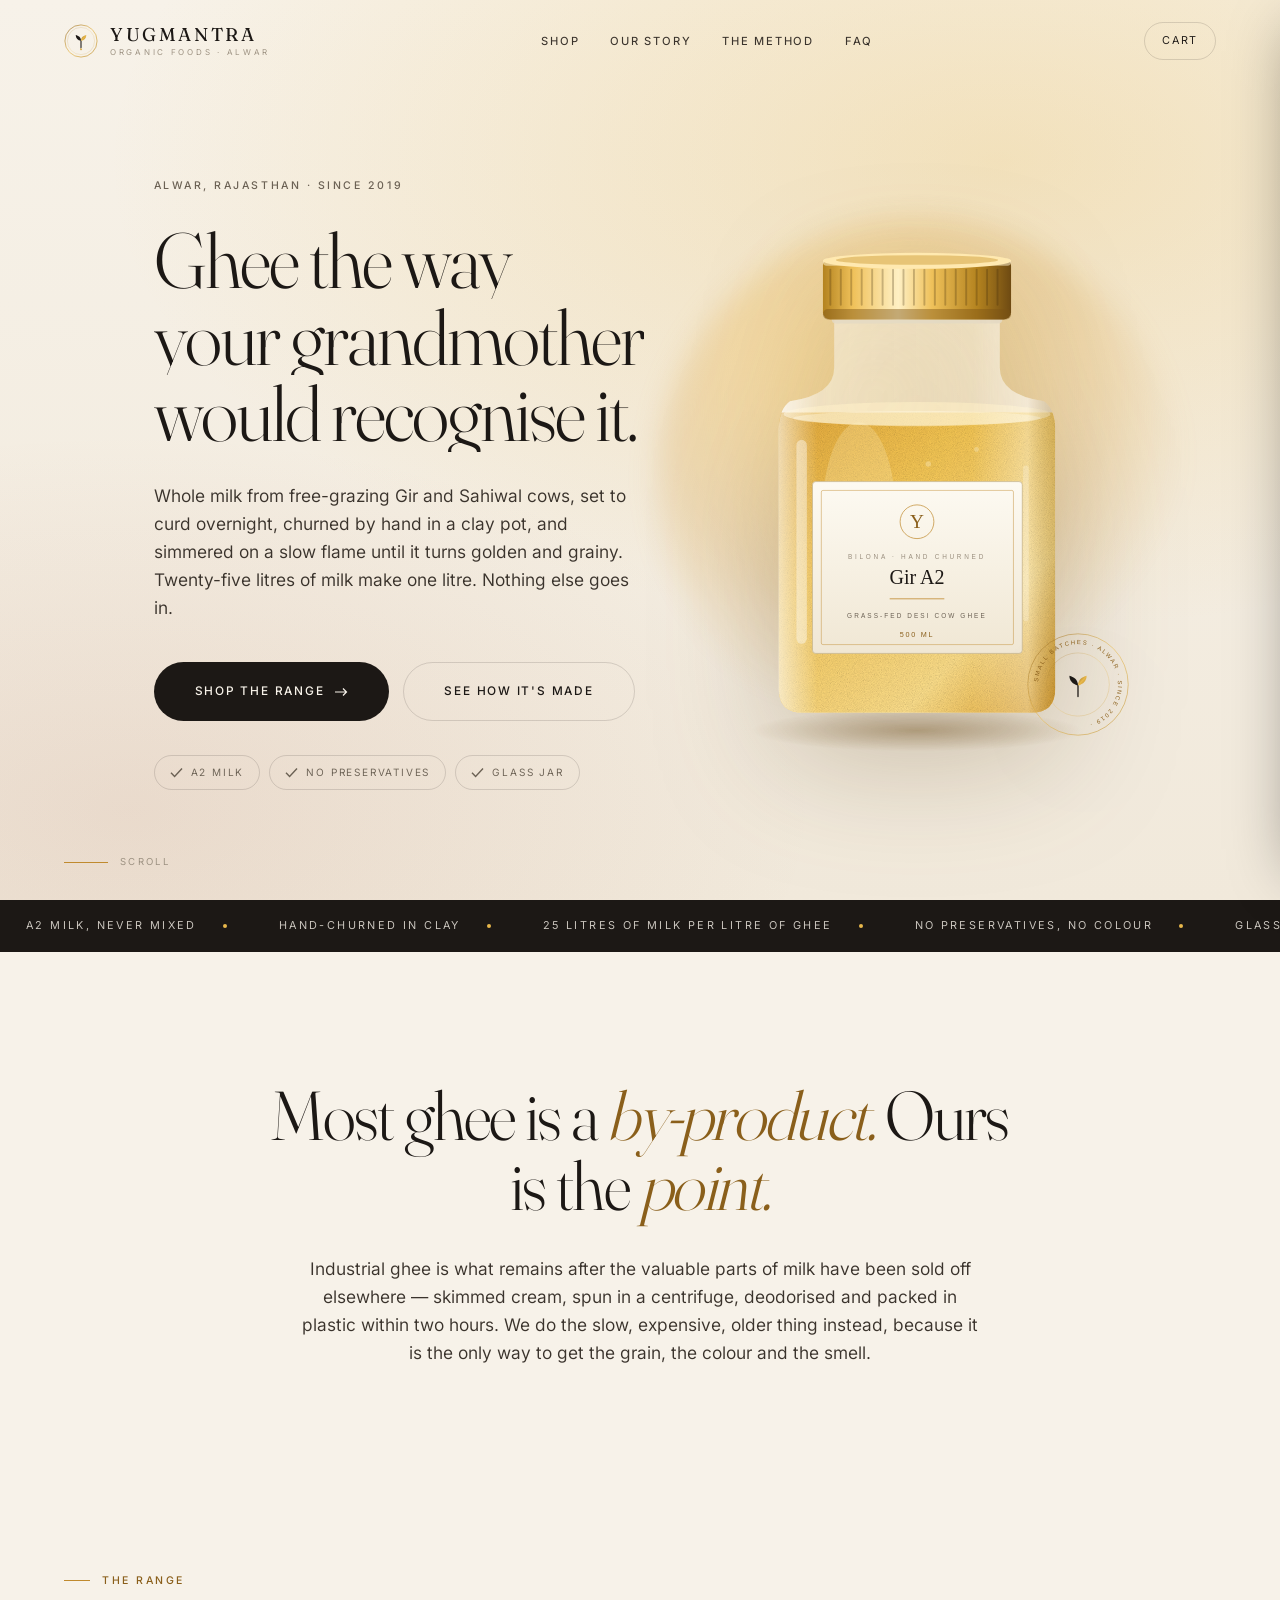
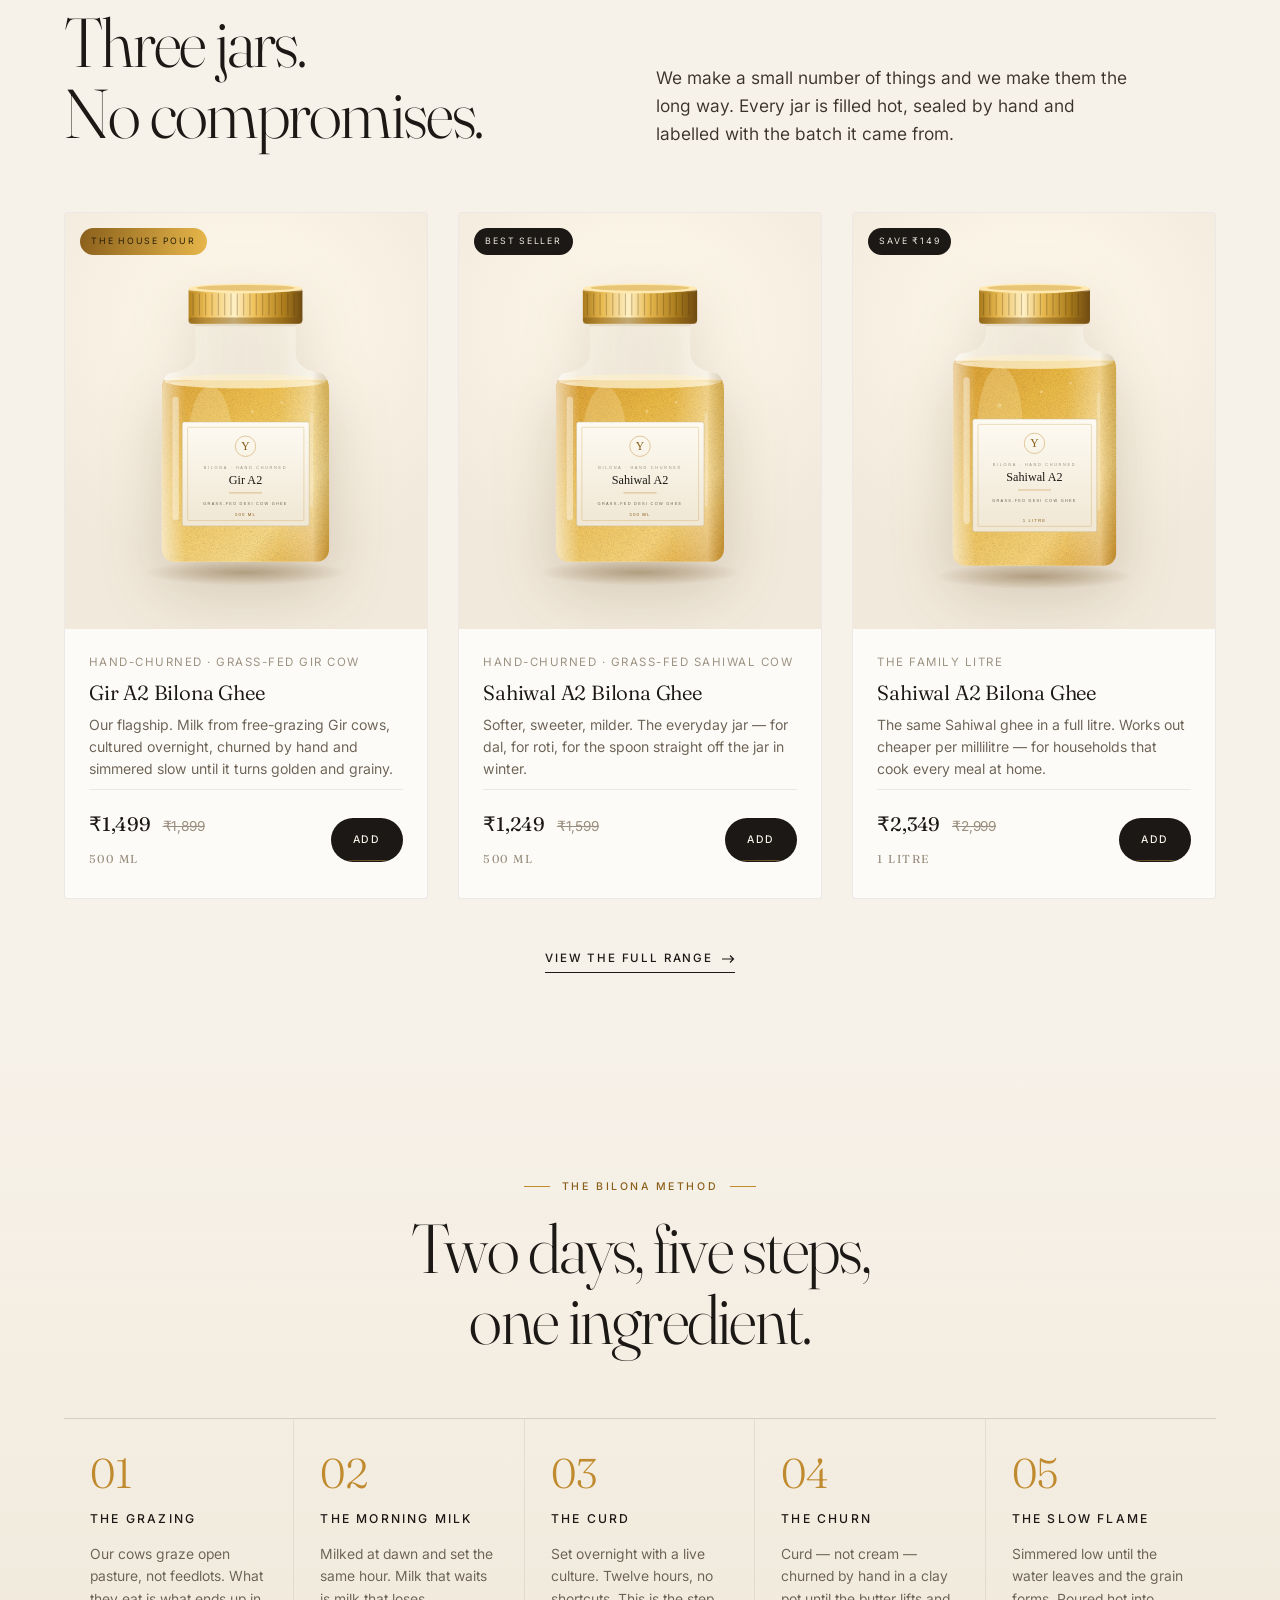
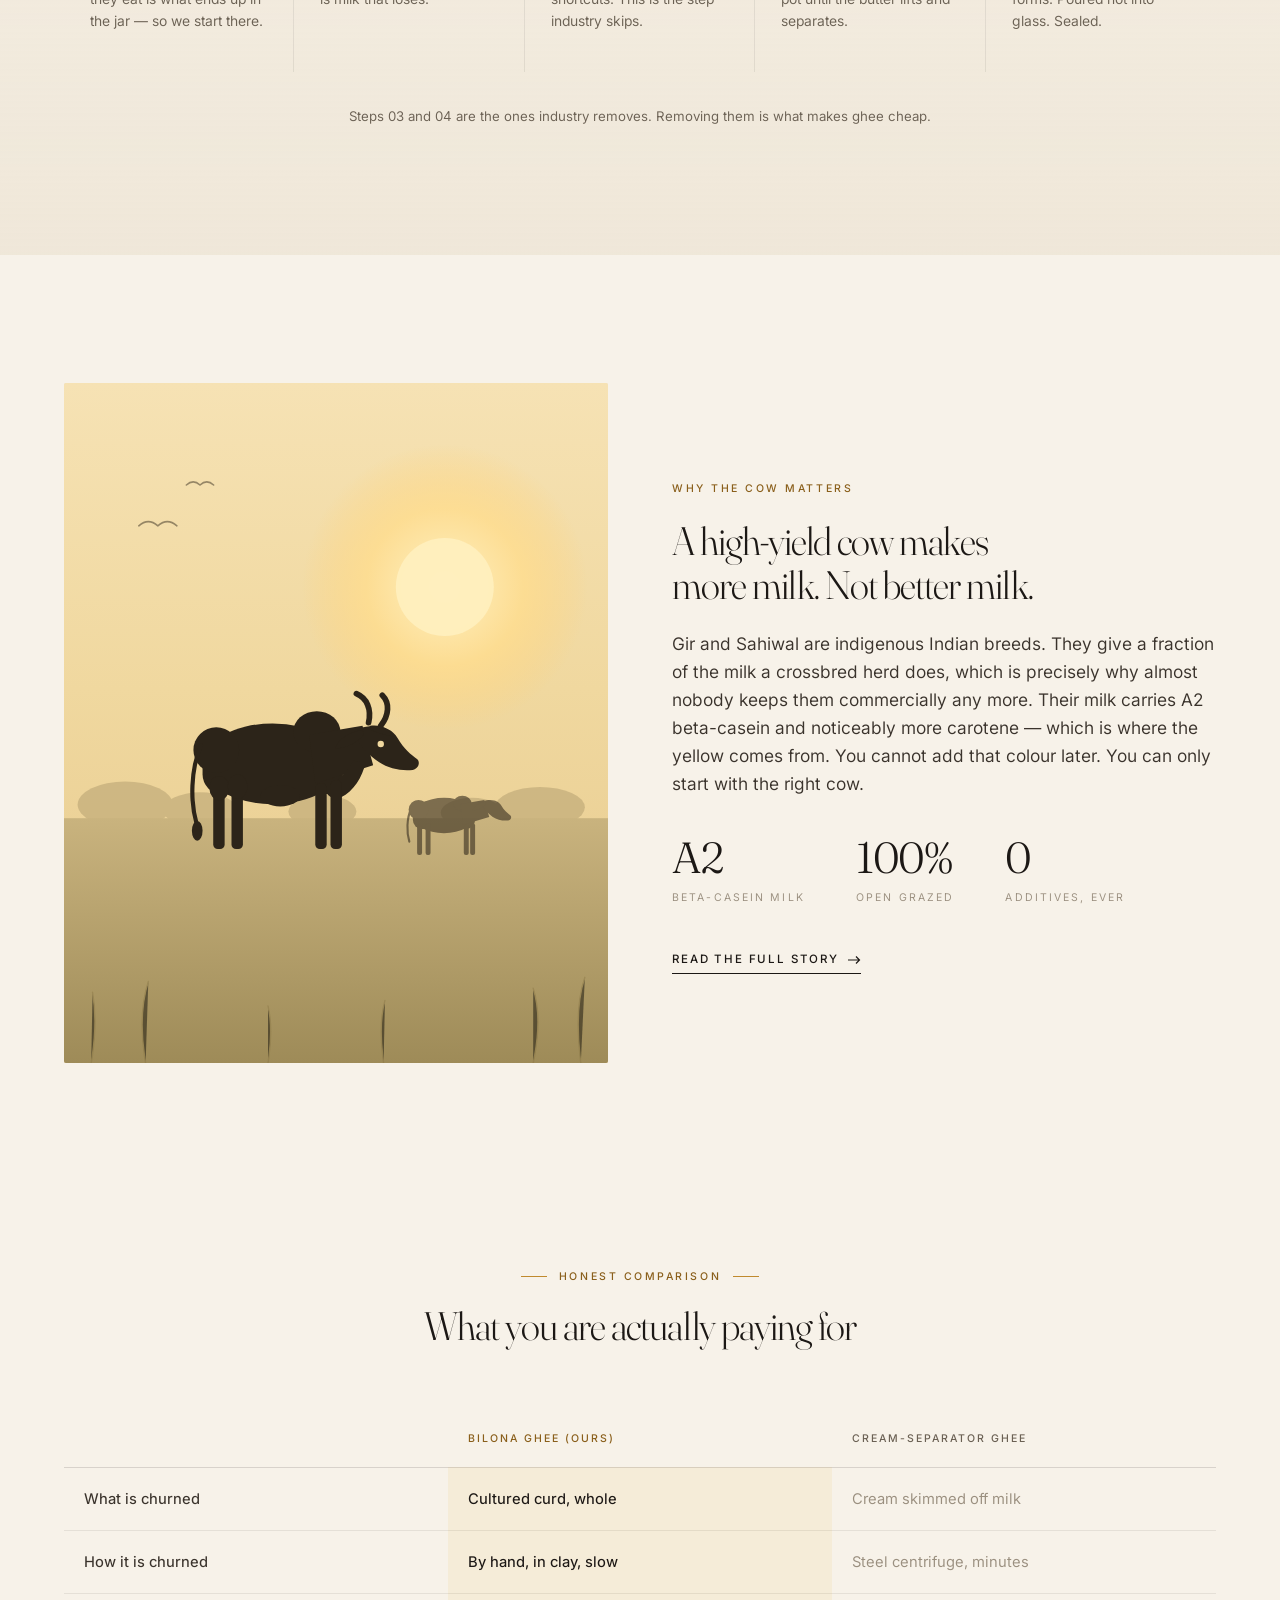
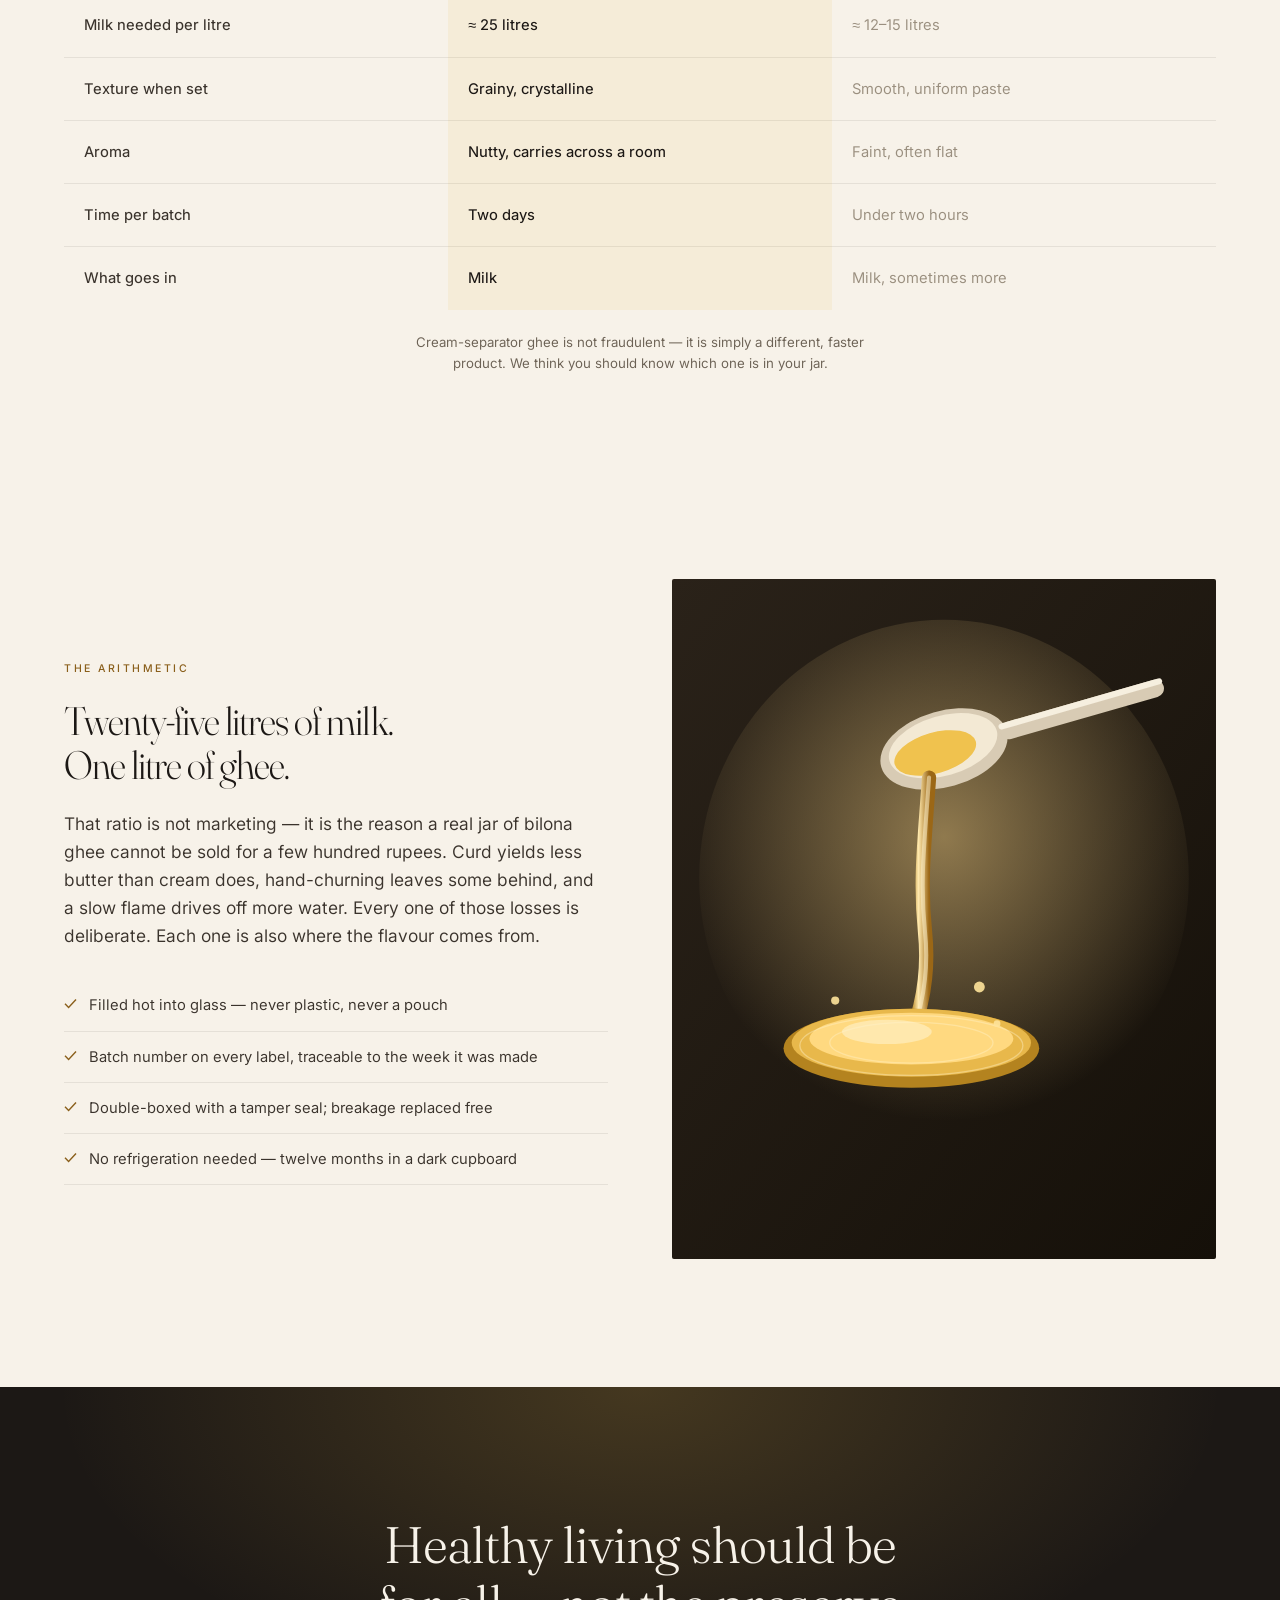
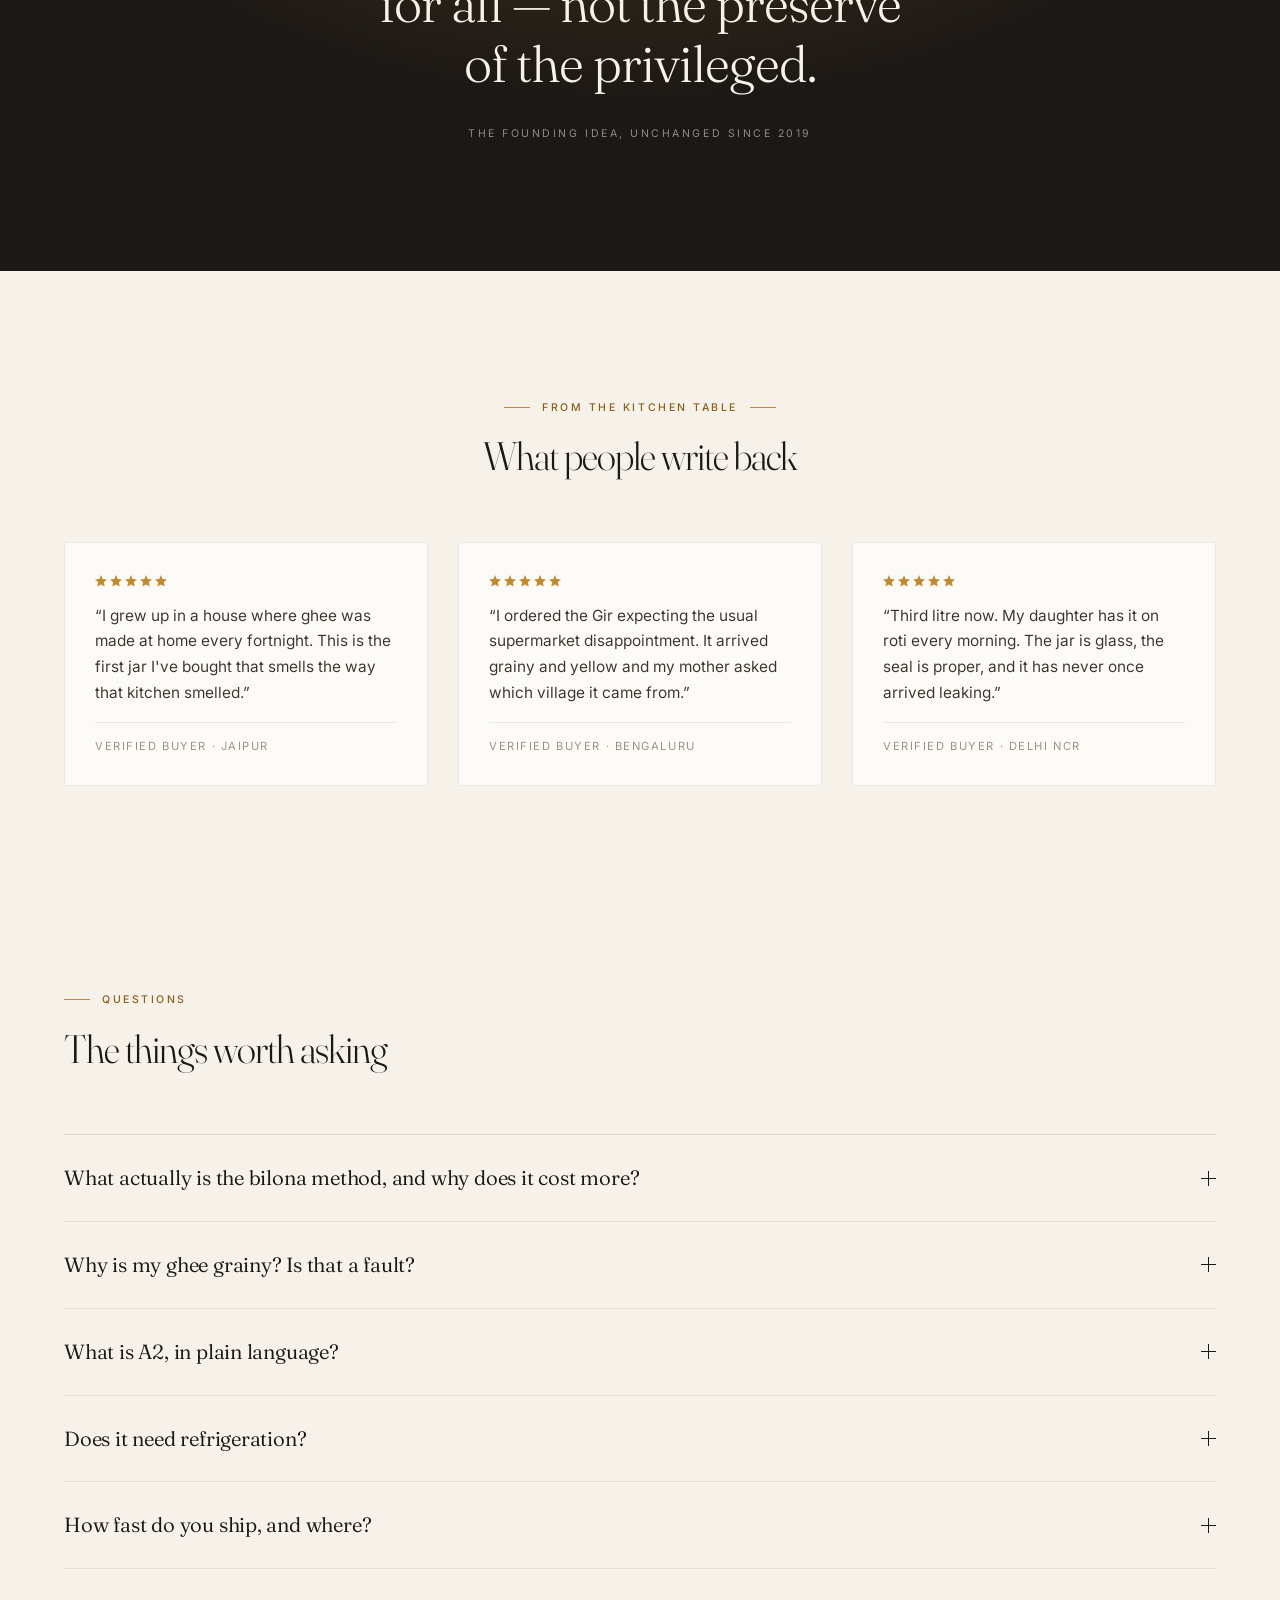
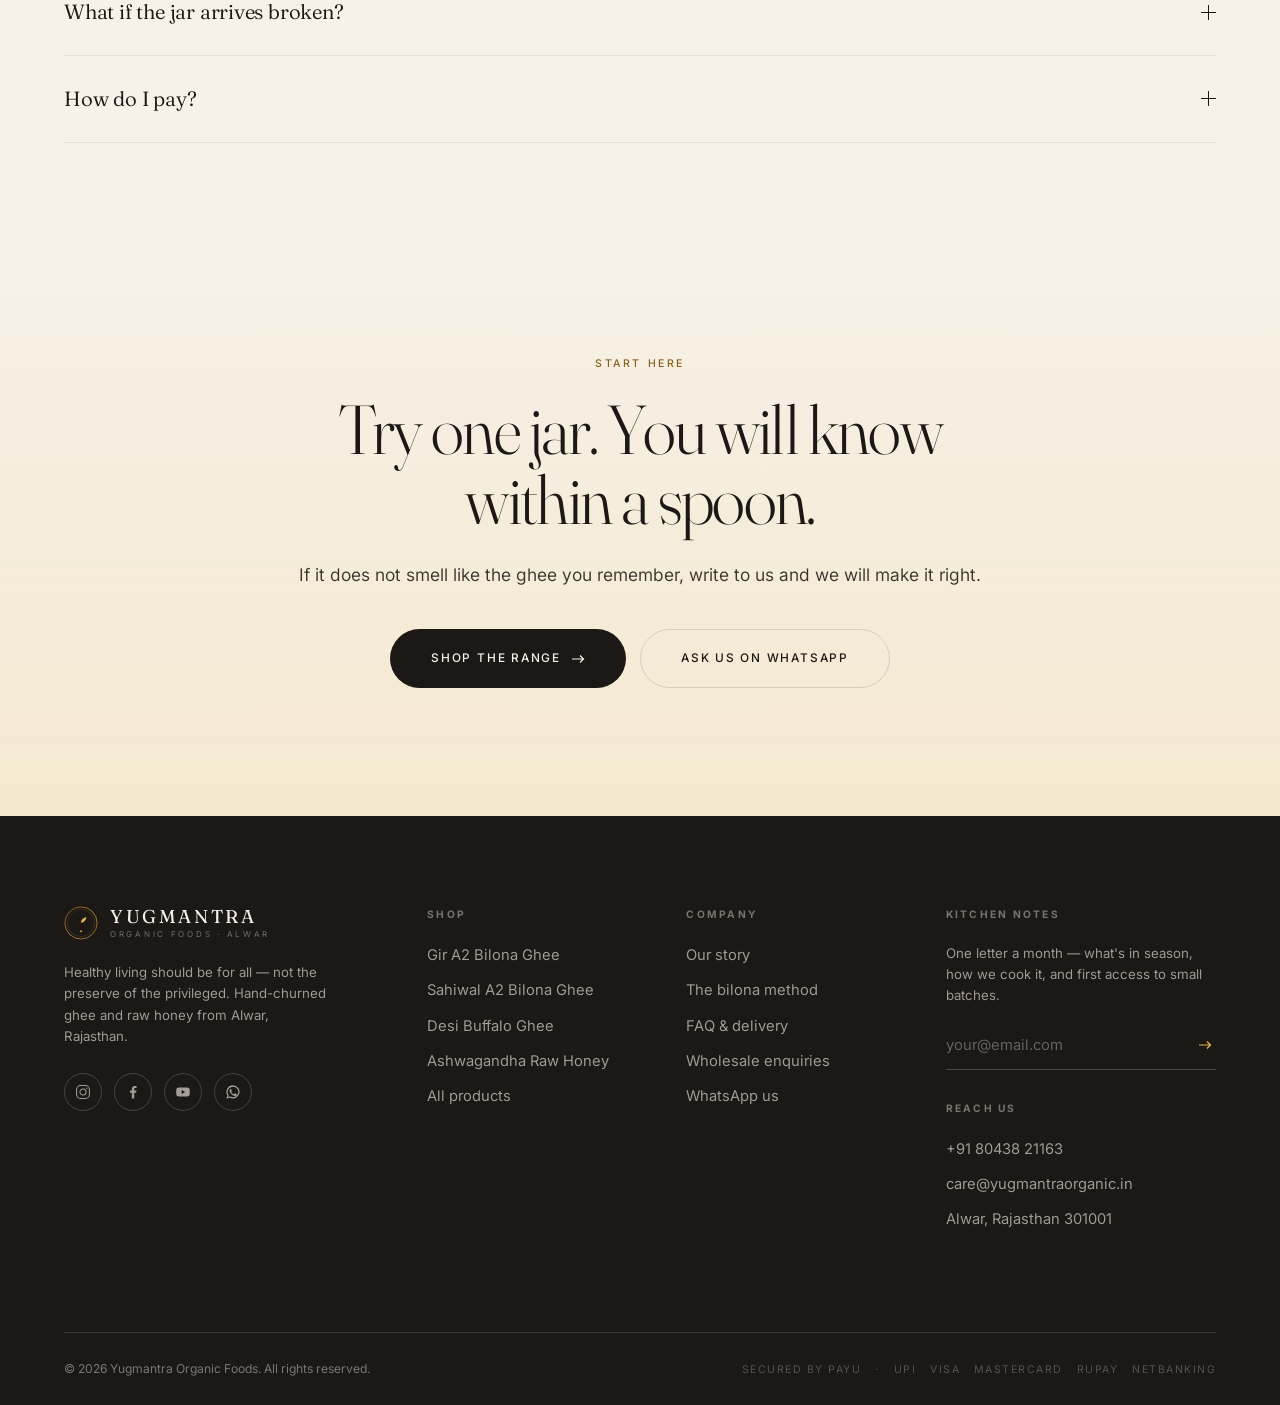
<file: index.html>
<!DOCTYPE html>
<html lang="en">
<head>
<meta charset="utf-8">
<meta name="viewport" content="width=device-width, initial-scale=1">
<title>Yugmantra Organic — Bilona A2 Ghee, Hand-Churned in Alwar</title>
<meta name="description" content="Grass-fed A2 Gir and Sahiwal cow ghee, hand-churned from cultured curd in clay pots and simmered slow. 25 litres of milk per litre. No additives. Made in small batches in Alwar, Rajasthan.">
<meta name="theme-color" content="#F7F2E9">
<meta property="og:title" content="Yugmantra Organic — Bilona A2 Ghee, Hand-Churned in Alwar">
<meta property="og:description" content="Grass-fed A2 Gir and Sahiwal cow ghee, hand-churned from cultured curd in clay pots and simmered slow. 25 litres of milk per litre. No additives. Made in small batches in Alwar, Rajasthan.">
<meta property="og:type" content="website">
<link rel="icon" href="mark.svg" type="image/svg+xml">
<link rel="preload" href="fraunces.woff2" as="font" type="font/woff2" crossorigin>
<link rel="preload" href="inter.woff2" as="font" type="font/woff2" crossorigin>
<link rel="stylesheet" href="site.css">
</head>
<body data-page="home">

<header class="hdr">
  <div class="hdr__in">
    <a class="brandmark" href="index.html" aria-label="Yugmantra Organic — home">
        <img src="mark.svg" alt="" width="60" height="60">
        <span class="brandmark__txt">
          <span class="brandmark__name">Yugmantra</span>
          <span class="brandmark__sub">Organic Foods · Alwar</span>
        </span>
      </a>
    <nav class="nav" aria-label="Primary">
        <a href="shop.html">Shop</a>
        <a href="story.html">Our Story</a>
        <a href="index.html#method">The Method</a>
        <a href="index.html#faq">FAQ</a>
    </nav>
    <div class="hdr__act">
      <button class="cartbtn" data-cart-open>
        Cart <span class="cartbtn__n hide" data-cart-count>0</span>
      </button>
      <button class="burger" data-burger aria-label="Menu"><span></span></button>
    </div>
  </div>
</header>

<nav class="mnav" aria-label="Mobile">
  <a href="shop.html" style="--d:.10s">Shop</a>
  <a href="story.html" style="--d:.16s">Our Story</a>
  <a href="index.html#method" style="--d:.22s">The Method</a>
  <a href="index.html#faq" style="--d:.28s">FAQ</a>
  <a href="index.html#contact" style="--d:.34s">Contact</a>
</nav>


<main>

  <!-- ================= HERO ================= -->
  <section class="hero">
    <div class="wrap hero__grid">
      <div>
        <span class="eyebrow fade-up" style="--d:.15s">Alwar, Rajasthan · Since 2019</span>
        <h1 class="display d1">
          <span class="ln"><span style="--d:.05s">Ghee the way</span></span>
          <span class="ln"><span style="--d:.17s">your grandmother</span></span>
          <span class="ln"><span style="--d:.29s">would recognise&nbsp;it.</span></span>
        </h1>
        <p class="lede hero__sub fade-up" style="--d:.5s">
          Whole milk from free-grazing Gir and Sahiwal cows, set to curd overnight,
          churned by hand in a clay pot, and simmered on a slow flame until it turns
          golden and grainy. Twenty-five litres of milk make one litre.
          Nothing else goes in.
        </p>
        <div class="hero__cta fade-up" style="--d:.66s">
          <a class="btn btn--lg" href="shop.html">Shop the range <svg width="13" height="10" viewBox="0 0 13 10" fill="none" stroke="currentColor" stroke-width="1.2"><path d="M0 5h11.5M8 1.5 11.5 5 8 8.5"/></svg></a>
          <a class="btn btn--ghost btn--lg" href="#method">See how it's made</a>
        </div>
        <div class="pill-row fade-up" style="--d:.8s; margin-top:34px">
          <span class="badge"><svg width="13" height="13" viewBox="0 0 13 13" fill="none" stroke="currentColor" stroke-width="1.4"><path d="M1 6.8 4.6 10.4 12 2.6"/></svg> A2 milk</span>
          <span class="badge"><svg width="13" height="13" viewBox="0 0 13 13" fill="none" stroke="currentColor" stroke-width="1.4"><path d="M1 6.8 4.6 10.4 12 2.6"/></svg> No preservatives</span>
          <span class="badge"><svg width="13" height="13" viewBox="0 0 13 13" fill="none" stroke="currentColor" stroke-width="1.4"><path d="M1 6.8 4.6 10.4 12 2.6"/></svg> Glass jar</span>
        </div>
      </div>

      <div class="hero__art">
        <span class="halo"></span>
        <img src="jar-gir.svg" alt="Yugmantra Gir A2 bilona ghee in a glass jar" width="520" height="700">
        <img class="hero__seal" src="seal.svg" alt="" width="200" height="200" aria-hidden="true">
      </div>
    </div>

    <div class="scrollcue"><i></i> Scroll</div>
  </section>

  <!-- ================= MARQUEE ================= -->
  <div class="marq" aria-hidden="true"><div class="marq__track"><span class="marq__item">A2 milk, never mixed</span><span class="marq__item">Hand-churned in clay</span><span class="marq__item">25 litres of milk per litre of ghee</span><span class="marq__item">No preservatives, no colour</span><span class="marq__item">Glass, never plastic</span><span class="marq__item">Made in small batches</span><span class="marq__item">Alwar, Rajasthan</span></div></div>

  <!-- ================= STATEMENT ================= -->
  <section class="section">
    <div class="wrap center">
      <p class="display d2 rv measure mx-auto" style="max-width:20ch">
        Most ghee is a <span class="gold italic">by-product.</span> Ours is the
        <span class="gold italic">point.</span>
      </p>
      <p class="lede rv rv-d2 measure mx-auto" style="margin-top:34px">
        Industrial ghee is what remains after the valuable parts of milk have been
        sold off elsewhere — skimmed cream, spun in a centrifuge, deodorised and
        packed in plastic within two hours. We do the slow, expensive, older thing
        instead, because it is the only way to get the grain, the colour and the smell.
      </p>
    </div>
  </section>

  <!-- ================= RANGE ================= -->
  <section class="section section--tight" id="range">
    <div class="wrap">
      <div class="sechead">
        <span class="eyebrow eyebrow--gold rv">The Range</span>
        <div class="split" style="align-items:end; gap:32px">
          <h2 class="display d2 rv">Three jars.<br>No compromises.</h2>
          <p class="lede rv rv-d2" style="max-width:44ch">
            We make a small number of things and we make them the long way.
            Every jar is filled hot, sealed by hand and labelled with the batch it came from.
          </p>
        </div>
      </div>
      <div class="prods">
      <article class="pcard rv rv-d1">
        <a class="pcard__media" href="product-gir-a2-ghee.html" aria-label="Gir A2 Bilona Ghee">
          <span class="pcard__tag pcard__tag--gold">The house pour</span>
          <img src="jar-gir.svg" alt="Gir A2 Bilona Ghee in a glass jar" loading="lazy">
        </a>
        <div class="pcard__body">
          <span class="pcard__meta">Hand-churned · Grass-fed Gir cow</span>
          <h3 class="pcard__name"><a href="product-gir-a2-ghee.html">Gir A2 Bilona Ghee</a></h3>
          <p class="pcard__desc">Our flagship. Milk from free-grazing Gir cows, cultured overnight, churned by hand and simmered slow until it turns golden and grainy.</p>
          <div class="pcard__foot">
            <span class="price">₹1,499 <s>₹1,899</s><br><span class="pcard__meta">500 ml</span></span>
            <button class="btn" data-add="GIR-A2-500">Add</button>
          </div>
        </div>
      </article>

      <article class="pcard rv rv-d2">
        <a class="pcard__media" href="product-sahiwal-a2-ghee.html" aria-label="Sahiwal A2 Bilona Ghee">
          <span class="pcard__tag">Best seller</span>
          <img src="jar-sahiwal.svg" alt="Sahiwal A2 Bilona Ghee in a glass jar" loading="lazy">
        </a>
        <div class="pcard__body">
          <span class="pcard__meta">Hand-churned · Grass-fed Sahiwal cow</span>
          <h3 class="pcard__name"><a href="product-sahiwal-a2-ghee.html">Sahiwal A2 Bilona Ghee</a></h3>
          <p class="pcard__desc">Softer, sweeter, milder. The everyday jar — for dal, for roti, for the spoon straight off the jar in winter.</p>
          <div class="pcard__foot">
            <span class="price">₹1,249 <s>₹1,599</s><br><span class="pcard__meta">500 ml</span></span>
            <button class="btn" data-add="SAH-A2-500">Add</button>
          </div>
        </div>
      </article>

      <article class="pcard rv rv-d3">
        <a class="pcard__media" href="product-sahiwal-a2-ghee-litre.html" aria-label="Sahiwal A2 Bilona Ghee">
          <span class="pcard__tag">Save ₹149</span>
          <img src="jar-sahiwal-1l.svg" alt="Sahiwal A2 Bilona Ghee in a glass jar" loading="lazy">
        </a>
        <div class="pcard__body">
          <span class="pcard__meta">The family litre</span>
          <h3 class="pcard__name"><a href="product-sahiwal-a2-ghee-litre.html">Sahiwal A2 Bilona Ghee</a></h3>
          <p class="pcard__desc">The same Sahiwal ghee in a full litre. Works out cheaper per millilitre — for households that cook every meal at home.</p>
          <div class="pcard__foot">
            <span class="price">₹2,349 <s>₹2,999</s><br><span class="pcard__meta">1 litre</span></span>
            <button class="btn" data-add="SAH-A2-1000">Add</button>
          </div>
        </div>
      </article></div>
      <div class="center" style="margin-top:44px">
        <a class="tlink rv" href="shop.html">View the full range <svg width="13" height="10" viewBox="0 0 13 10" fill="none" stroke="currentColor" stroke-width="1.2"><path d="M0 5h11.5M8 1.5 11.5 5 8 8.5"/></svg></a>
      </div>
    </div>
  </section>

  <!-- ================= METHOD ================= -->
  <section class="section" id="method" style="background:linear-gradient(180deg,transparent,rgba(232,221,201,.5))">
    <div class="wrap">
      <div class="sechead center">
        <span class="eyebrow eyebrow--gold rv">The Bilona Method</span>
        <h2 class="display d2 rv">Two days, five steps,<br>one ingredient.</h2>
      </div>
      <div class="proc">
        <div class="proc__step rv rv-d1">
          <span class="proc__n">01</span>
          <span class="proc__t">The Grazing</span>
          <p class="proc__d">Our cows graze open pasture, not feedlots. What they eat is what ends up in the jar — so we start there.</p>
        </div>

        <div class="proc__step rv rv-d2">
          <span class="proc__n">02</span>
          <span class="proc__t">The Morning Milk</span>
          <p class="proc__d">Milked at dawn and set the same hour. Milk that waits is milk that loses.</p>
        </div>

        <div class="proc__step rv rv-d3">
          <span class="proc__n">03</span>
          <span class="proc__t">The Curd</span>
          <p class="proc__d">Set overnight with a live culture. Twelve hours, no shortcuts. This is the step industry skips.</p>
        </div>

        <div class="proc__step rv rv-d4">
          <span class="proc__n">04</span>
          <span class="proc__t">The Churn</span>
          <p class="proc__d">Curd — not cream — churned by hand in a clay pot until the butter lifts and separates.</p>
        </div>

        <div class="proc__step rv rv-d5">
          <span class="proc__n">05</span>
          <span class="proc__t">The Slow Flame</span>
          <p class="proc__d">Simmered low until the water leaves and the grain forms. Poured hot into glass. Sealed.</p>
        </div></div>
      <p class="small center rv" style="margin-top:34px">
        Steps 03 and 04 are the ones industry removes. Removing them is what makes ghee cheap.
      </p>
    </div>
  </section>

  <!-- ================= COW ================= -->
  <section class="section">
    <div class="wrap split">
      <div class="split__media rv">
        <img src="plate-cow.svg" alt="Desi cows grazing open pasture at dawn" loading="lazy">
      </div>
      <div>
        <span class="eyebrow eyebrow--gold rv">Why The Cow Matters</span>
        <h2 class="display d3 rv rv-d1" style="margin:20px 0 24px">
          A high-yield cow makes<br>more milk. Not better milk.
        </h2>
        <p class="lede rv rv-d2">
          Gir and Sahiwal are indigenous Indian breeds. They give a fraction of the
          milk a crossbred herd does, which is precisely why almost nobody keeps them
          commercially any more. Their milk carries A2 beta-casein and noticeably more
          carotene — which is where the yellow comes from. You cannot add that colour
          later. You can only start with the right cow.
        </p>
        <div class="stat-row rv rv-d3">
          <div><div class="stat__n">A2</div><div class="stat__l">Beta-casein milk</div></div>
          <div><div class="stat__n">100%</div><div class="stat__l">Open grazed</div></div>
          <div><div class="stat__n">0</div><div class="stat__l">Additives, ever</div></div>
        </div>
        <div class="rv rv-d4" style="margin-top:38px">
          <a class="tlink" href="story.html">Read the full story <svg width="13" height="10" viewBox="0 0 13 10" fill="none" stroke="currentColor" stroke-width="1.2"><path d="M0 5h11.5M8 1.5 11.5 5 8 8.5"/></svg></a>
        </div>
      </div>
    </div>
  </section>

  <!-- ================= COMPARISON ================= -->
  <section class="section section--tight">
    <div class="wrap">
      <div class="sechead center">
        <span class="eyebrow eyebrow--gold rv">Honest Comparison</span>
        <h2 class="display d3 rv">What you are actually paying for</h2>
      </div>
      <div class="rv" style="overflow-x:auto">
        <table class="cmp">
          <thead>
            <tr><th></th><th>Bilona ghee (ours)</th><th>Cream-separator ghee</th></tr>
          </thead>
          <tbody><tr><th>What is churned</th><td>Cultured curd, whole</td><td>Cream skimmed off milk</td></tr>
<tr><th>How it is churned</th><td>By hand, in clay, slow</td><td>Steel centrifuge, minutes</td></tr>
<tr><th>Milk needed per litre</th><td>≈ 25 litres</td><td>≈ 12–15 litres</td></tr>
<tr><th>Texture when set</th><td>Grainy, crystalline</td><td>Smooth, uniform paste</td></tr>
<tr><th>Aroma</th><td>Nutty, carries across a room</td><td>Faint, often flat</td></tr>
<tr><th>Time per batch</th><td>Two days</td><td>Under two hours</td></tr>
<tr><th>What goes in</th><td>Milk</td><td>Milk, sometimes more</td></tr></tbody>
        </table>
      </div>
      <p class="small center rv" style="margin-top:22px; max-width:60ch; margin-inline:auto">
        Cream-separator ghee is not fraudulent — it is simply a different, faster product.
        We think you should know which one is in your jar.
      </p>
    </div>
  </section>

  <!-- ================= POUR / YIELD ================= -->
  <section class="section">
    <div class="wrap split split--rev">
      <div class="split__media rv">
        <img src="plate-pour.svg" alt="Golden ghee pouring from a spoon" loading="lazy">
      </div>
      <div>
        <span class="eyebrow eyebrow--gold rv">The Arithmetic</span>
        <h2 class="display d3 rv rv-d1" style="margin:20px 0 24px">
          Twenty-five litres of milk.<br>One litre of ghee.
        </h2>
        <p class="lede rv rv-d2">
          That ratio is not marketing — it is the reason a real jar of bilona ghee
          cannot be sold for a few hundred rupees. Curd yields less butter than cream
          does, hand-churning leaves some behind, and a slow flame drives off more water.
          Every one of those losses is deliberate. Each one is also where the flavour comes from.
        </p>
        <ul class="acc-list rv rv-d3" style="margin-top:30px">
          <li><svg width="13" height="13" viewBox="0 0 13 13" fill="none" stroke="currentColor" stroke-width="1.4"><path d="M1 6.8 4.6 10.4 12 2.6"/></svg> <span>Filled hot into glass — never plastic, never a pouch</span></li>
          <li><svg width="13" height="13" viewBox="0 0 13 13" fill="none" stroke="currentColor" stroke-width="1.4"><path d="M1 6.8 4.6 10.4 12 2.6"/></svg> <span>Batch number on every label, traceable to the week it was made</span></li>
          <li><svg width="13" height="13" viewBox="0 0 13 13" fill="none" stroke="currentColor" stroke-width="1.4"><path d="M1 6.8 4.6 10.4 12 2.6"/></svg> <span>Double-boxed with a tamper seal; breakage replaced free</span></li>
          <li><svg width="13" height="13" viewBox="0 0 13 13" fill="none" stroke="currentColor" stroke-width="1.4"><path d="M1 6.8 4.6 10.4 12 2.6"/></svg> <span>No refrigeration needed — twelve months in a dark cupboard</span></li>
        </ul>
      </div>
    </div>
  </section>

  <!-- ================= QUOTE ================= -->
  <section class="section quote">
    <div class="wrap quote__in">
      <blockquote>Healthy living should be for all — not the preserve of the privileged.</blockquote>
      <cite>The founding idea, unchanged since 2019</cite>
    </div>
  </section>

  <!-- ================= TESTIMONIALS ================= -->
  <section class="section">
    <div class="wrap">
      <div class="sechead center">
        <span class="eyebrow eyebrow--gold rv">From The Kitchen Table</span>
        <h2 class="display d3 rv">What people write back</h2>
      </div>
      <div class="tests">
        <figure class="test rv rv-d1">
          <div class="stars" aria-label="5 out of 5"><svg width="12" height="12" viewBox="0 0 12 12" fill="currentColor"><path d="M6 0l1.6 3.9L12 4.4 8.8 7.3l.9 4.3L6 9.4l-3.7 2.2.9-4.3L0 4.4l4.4-.5z"/></svg><svg width="12" height="12" viewBox="0 0 12 12" fill="currentColor"><path d="M6 0l1.6 3.9L12 4.4 8.8 7.3l.9 4.3L6 9.4l-3.7 2.2.9-4.3L0 4.4l4.4-.5z"/></svg><svg width="12" height="12" viewBox="0 0 12 12" fill="currentColor"><path d="M6 0l1.6 3.9L12 4.4 8.8 7.3l.9 4.3L6 9.4l-3.7 2.2.9-4.3L0 4.4l4.4-.5z"/></svg><svg width="12" height="12" viewBox="0 0 12 12" fill="currentColor"><path d="M6 0l1.6 3.9L12 4.4 8.8 7.3l.9 4.3L6 9.4l-3.7 2.2.9-4.3L0 4.4l4.4-.5z"/></svg><svg width="12" height="12" viewBox="0 0 12 12" fill="currentColor"><path d="M6 0l1.6 3.9L12 4.4 8.8 7.3l.9 4.3L6 9.4l-3.7 2.2.9-4.3L0 4.4l4.4-.5z"/></svg></div>
          <p>“I grew up in a house where ghee was made at home every fortnight. This is the first jar I've bought that smells the way that kitchen smelled.”</p>
          <footer>Verified buyer · Jaipur</footer>
        </figure>

        <figure class="test rv rv-d2">
          <div class="stars" aria-label="5 out of 5"><svg width="12" height="12" viewBox="0 0 12 12" fill="currentColor"><path d="M6 0l1.6 3.9L12 4.4 8.8 7.3l.9 4.3L6 9.4l-3.7 2.2.9-4.3L0 4.4l4.4-.5z"/></svg><svg width="12" height="12" viewBox="0 0 12 12" fill="currentColor"><path d="M6 0l1.6 3.9L12 4.4 8.8 7.3l.9 4.3L6 9.4l-3.7 2.2.9-4.3L0 4.4l4.4-.5z"/></svg><svg width="12" height="12" viewBox="0 0 12 12" fill="currentColor"><path d="M6 0l1.6 3.9L12 4.4 8.8 7.3l.9 4.3L6 9.4l-3.7 2.2.9-4.3L0 4.4l4.4-.5z"/></svg><svg width="12" height="12" viewBox="0 0 12 12" fill="currentColor"><path d="M6 0l1.6 3.9L12 4.4 8.8 7.3l.9 4.3L6 9.4l-3.7 2.2.9-4.3L0 4.4l4.4-.5z"/></svg><svg width="12" height="12" viewBox="0 0 12 12" fill="currentColor"><path d="M6 0l1.6 3.9L12 4.4 8.8 7.3l.9 4.3L6 9.4l-3.7 2.2.9-4.3L0 4.4l4.4-.5z"/></svg></div>
          <p>“I ordered the Gir expecting the usual supermarket disappointment. It arrived grainy and yellow and my mother asked which village it came from.”</p>
          <footer>Verified buyer · Bengaluru</footer>
        </figure>

        <figure class="test rv rv-d3">
          <div class="stars" aria-label="5 out of 5"><svg width="12" height="12" viewBox="0 0 12 12" fill="currentColor"><path d="M6 0l1.6 3.9L12 4.4 8.8 7.3l.9 4.3L6 9.4l-3.7 2.2.9-4.3L0 4.4l4.4-.5z"/></svg><svg width="12" height="12" viewBox="0 0 12 12" fill="currentColor"><path d="M6 0l1.6 3.9L12 4.4 8.8 7.3l.9 4.3L6 9.4l-3.7 2.2.9-4.3L0 4.4l4.4-.5z"/></svg><svg width="12" height="12" viewBox="0 0 12 12" fill="currentColor"><path d="M6 0l1.6 3.9L12 4.4 8.8 7.3l.9 4.3L6 9.4l-3.7 2.2.9-4.3L0 4.4l4.4-.5z"/></svg><svg width="12" height="12" viewBox="0 0 12 12" fill="currentColor"><path d="M6 0l1.6 3.9L12 4.4 8.8 7.3l.9 4.3L6 9.4l-3.7 2.2.9-4.3L0 4.4l4.4-.5z"/></svg><svg width="12" height="12" viewBox="0 0 12 12" fill="currentColor"><path d="M6 0l1.6 3.9L12 4.4 8.8 7.3l.9 4.3L6 9.4l-3.7 2.2.9-4.3L0 4.4l4.4-.5z"/></svg></div>
          <p>“Third litre now. My daughter has it on roti every morning. The jar is glass, the seal is proper, and it has never once arrived leaking.”</p>
          <footer>Verified buyer · Delhi NCR</footer>
        </figure></div>
    </div>
  </section>

  <!-- ================= FAQ ================= -->
  <section class="section section--tight" id="faq">
    <div class="wrap">
      <div class="sechead">
        <span class="eyebrow eyebrow--gold rv">Questions</span>
        <h2 class="display d3 rv">The things worth asking</h2>
      </div>
      <div class="faq rv">
      <div class="faq__i">
        <button class="faq__q" data-faq aria-expanded="false">What actually is the bilona method, and why does it cost more?<span class="faq__ic"></span></button>
        <div class="faq__a"><div>Bilona means the whole milk is first set into curd, and that curd — not cream — is churned to butter, which is then simmered into ghee. It takes about two days and roughly twice the milk of the industrial cream-separator route. That is the entire reason it costs what it costs. There is no way to make it cheaper without making it something else.</div></div>
      </div>

      <div class="faq__i">
        <button class="faq__q" data-faq aria-expanded="false">Why is my ghee grainy? Is that a fault?<span class="faq__ic"></span></button>
        <div class="faq__a"><div>It is the opposite of a fault. Grain forms when ghee is cooled slowly and has not been emulsified or adulterated. A perfectly smooth, uniform ghee at room temperature usually means it was rushed or blended. In Indian summers our ghee will go liquid and clear; in winter it sets grainy and pale. Both are correct.</div></div>
      </div>

      <div class="faq__i">
        <button class="faq__q" data-faq aria-expanded="false">What is A2, in plain language?<span class="faq__ic"></span></button>
        <div class="faq__a"><div>A2 refers to a form of beta-casein protein found in the milk of indigenous Indian breeds like Gir and Sahiwal, as opposed to the A1 variant common in high-yield crossbred herds. Many people report finding A2 milk products easier to digest. We are not making a medical claim — we are telling you which cow the milk came from, which most brands will not.</div></div>
      </div>

      <div class="faq__i">
        <button class="faq__q" data-faq aria-expanded="false">Does it need refrigeration?<span class="faq__ic"></span></button>
        <div class="faq__a"><div>No. Keep it in a cool, dark cupboard away from the stove, and always use a dry spoon. Water is the only real enemy. Unopened, it keeps twelve months; opened and kept dry, it will comfortably outlive that.</div></div>
      </div>

      <div class="faq__i">
        <button class="faq__q" data-faq aria-expanded="false">How fast do you ship, and where?<span class="faq__ic"></span></button>
        <div class="faq__a"><div>We dispatch within 24–48 hours of your order from Alwar and deliver across India, typically in 3–6 working days. Delivery is free on orders above ₹999; below that it is a flat ₹79. Every jar ships double-boxed with a tamper seal.</div></div>
      </div>

      <div class="faq__i">
        <button class="faq__q" data-faq aria-expanded="false">What if the jar arrives broken?<span class="faq__ic"></span></button>
        <div class="faq__a"><div>Send a photo to care@yugmantraorganic.in or WhatsApp us within 48 hours of delivery and we replace it, no argument and no return shipment required. Glass is worth the small risk and we carry that risk, not you.</div></div>
      </div>

      <div class="faq__i">
        <button class="faq__q" data-faq aria-expanded="false">How do I pay?<span class="faq__ic"></span></button>
        <div class="faq__a"><div>Checkout runs on PayU, so you can pay by UPI, credit or debit card, netbanking or wallet. Card details never touch our servers.</div></div>
      </div></div>
    </div>
  </section>

  <!-- ================= CTA ================= -->
  <section class="section" style="background:linear-gradient(180deg,transparent,rgba(232,184,75,.16))">
    <div class="wrap center">
      <span class="eyebrow eyebrow--gold rv">Start Here</span>
      <h2 class="display d2 rv rv-d1" style="margin:20px auto 26px; max-width:16ch">
        Try one jar. You will know within a spoon.
      </h2>
      <p class="lede rv rv-d2 measure mx-auto" style="margin-bottom:36px">
        If it does not smell like the ghee you remember, write to us and we will make it right.
      </p>
      <div class="hero__cta rv rv-d3" style="justify-content:center">
        <a class="btn btn--lg" href="shop.html">Shop the range <svg width="13" height="10" viewBox="0 0 13 10" fill="none" stroke="currentColor" stroke-width="1.2"><path d="M0 5h11.5M8 1.5 11.5 5 8 8.5"/></svg></a>
        <a class="btn btn--ghost btn--lg" href="https://wa.me/918043821163" target="_blank" rel="noopener">Ask us on WhatsApp</a>
      </div>
    </div>
  </section>

</main>

<div class="scrim" data-cart-close></div>
<aside class="drawer" aria-label="Cart">
  <div class="drawer__hd">
    <h3>Your Order</h3>
    <button class="xbtn" data-cart-close aria-label="Close">
      <svg width="14" height="14" viewBox="0 0 14 14" stroke="currentColor" stroke-width="1.3"><path d="M1 1l12 12M13 1L1 13"/></svg>
    </button>
  </div>
  <div class="drawer__body" data-cart-body></div>
  <div class="drawer__ft hide" data-cart-foot>
    <div class="crow"><span>Subtotal</span><span data-sub>₹0</span></div>
    <div class="crow"><span>Delivery</span><span data-ship>—</span></div>
    <div class="crow crow--tot"><span>Total</span><b data-tot>₹0</b></div>
    <p class="small" style="margin:6px 0 16px" data-freeship></p>
    <a class="btn btn--block" href="checkout.html">Secure Checkout <svg width="13" height="10" viewBox="0 0 13 10" fill="none" stroke="currentColor" stroke-width="1.2"><path d="M0 5h11.5M8 1.5 11.5 5 8 8.5"/></svg></a>
    <p class="small center" style="margin-top:14px">Payments by PayU · UPI, cards, netbanking &amp; wallets</p>
  </div>
</aside>

<footer class="ftr" id="contact">
  <div class="wrap">
    <div class="ftr__top">
      <div>
        <a class="brandmark" href="index.html" aria-label="Yugmantra Organic — home">
        <img src="mark.svg" alt="" width="60" height="60">
        <span class="brandmark__txt">
          <span class="brandmark__name">Yugmantra</span>
          <span class="brandmark__sub">Organic Foods · Alwar</span>
        </span>
      </a>
        <p class="small" style="max-width:34ch; margin-top:22px; color:rgba(247,242,233,.62)">
          Healthy living should be for all — not the preserve of the privileged.
          Hand-churned ghee and raw honey from Alwar, Rajasthan.
        </p>
        <div class="socials">
          <a href="https://www.instagram.com/yugmantraorganic/" aria-label="Instagram" target="_blank" rel="noopener">
            <svg width="16" height="16" viewBox="0 0 20 20" fill="none" stroke="currentColor" stroke-width="1.3"><rect x="2" y="2" width="16" height="16" rx="5"/><circle cx="10" cy="10" r="3.8"/><circle cx="14.8" cy="5.2" r=".9" fill="currentColor" stroke="none"/></svg>
          </a>
          <a href="https://www.facebook.com/yugmantraorganic/" aria-label="Facebook" target="_blank" rel="noopener">
            <svg width="16" height="16" viewBox="0 0 20 20" fill="currentColor"><path d="M11.5 18v-7h2.4l.4-2.8h-2.8V6.4c0-.8.2-1.4 1.4-1.4h1.5V2.6C14.1 2.5 13.2 2.4 12.2 2.4c-2.1 0-3.6 1.3-3.6 3.7v2.1H6.2V11h2.4v7z"/></svg>
          </a>
          <a href="https://www.youtube.com/@YugmantraOrganic" aria-label="YouTube" target="_blank" rel="noopener">
            <svg width="16" height="16" viewBox="0 0 20 20" fill="currentColor"><path d="M18.2 6.2a2.1 2.1 0 0 0-1.5-1.5C15.4 4.4 10 4.4 10 4.4s-5.4 0-6.7.3A2.1 2.1 0 0 0 1.8 6.2C1.5 7.5 1.5 10 1.5 10s0 2.5.3 3.8a2.1 2.1 0 0 0 1.5 1.5c1.3.3 6.7.3 6.7.3s5.4 0 6.7-.3a2.1 2.1 0 0 0 1.5-1.5c.3-1.3.3-3.8.3-3.8s0-2.5-.3-3.8zM8.3 12.6V7.4l4.5 2.6z"/></svg>
          </a>
          <a href="https://wa.me/918043821163" aria-label="WhatsApp" target="_blank" rel="noopener">
            <svg width="16" height="16" viewBox="0 0 20 20" fill="currentColor"><path d="M10 1.7a8.2 8.2 0 0 0-7 12.5L1.7 18.3l4.2-1.3A8.2 8.2 0 1 0 10 1.7zm0 1.6a6.6 6.6 0 1 1-3.4 12.2l-.3-.2-2.5.8.8-2.4-.2-.3A6.6 6.6 0 0 1 10 3.3zm-2.9 3c-.2 0-.4 0-.6.3-.2.3-.8.8-.8 1.9s.8 2.2.9 2.4c.1.1 1.5 2.5 3.8 3.4 1.9.8 2.3.6 2.7.6.4 0 1.3-.5 1.5-1.1.2-.5.2-1 .1-1.1l-.5-.3-1.5-.7c-.2-.1-.4-.1-.5.1l-.7.9c-.1.2-.3.2-.5.1-.2-.1-1-.4-1.9-1.2-.7-.6-1.2-1.4-1.3-1.6-.1-.2 0-.3.1-.4l.4-.5.2-.4v-.4l-.7-1.7c-.2-.4-.4-.3-.5-.3z"/></svg>
          </a>
        </div>
      </div>

      <div>
        <h4 class="ftr__h">Shop</h4>
        <ul>
          <li><a href="product-gir-a2-ghee.html">Gir A2 Bilona Ghee</a></li>
          <li><a href="product-sahiwal-a2-ghee.html">Sahiwal A2 Bilona Ghee</a></li>
          <li><a href="product-desi-buffalo-ghee.html">Desi Buffalo Ghee</a></li>
          <li><a href="product-ashwagandha-raw-honey.html">Ashwagandha Raw Honey</a></li>
          <li><a href="shop.html">All products</a></li>
        </ul>
      </div>

      <div>
        <h4 class="ftr__h">Company</h4>
        <ul>
          <li><a href="story.html">Our story</a></li>
          <li><a href="index.html#method">The bilona method</a></li>
          <li><a href="index.html#faq">FAQ &amp; delivery</a></li>
          <li><a href="mailto:care@yugmantraorganic.in">Wholesale enquiries</a></li>
          <li><a href="https://wa.me/918043821163" target="_blank" rel="noopener">WhatsApp us</a></li>
        </ul>
      </div>

      <div>
        <h4 class="ftr__h">Kitchen Notes</h4>
        <p class="small" style="color:rgba(247,242,233,.62); margin-bottom:14px">
          One letter a month — what's in season, how we cook it, and first access to small batches.
        </p>
        <form class="nl" onsubmit="event.preventDefault(); this.querySelector('input').value=''; this.nextElementSibling.hidden=false;">
          <input type="email" required placeholder="your@email.com" aria-label="Email address">
          <button type="submit" aria-label="Subscribe"><svg width="13" height="10" viewBox="0 0 13 10" fill="none" stroke="currentColor" stroke-width="1.2"><path d="M0 5h11.5M8 1.5 11.5 5 8 8.5"/></svg></button>
        </form>
        <p class="small" hidden style="margin-top:10px; color:#E8B84B">Thank you — you're on the list.</p>
        <h4 class="ftr__h" style="margin-top:30px">Reach Us</h4>
        <ul>
          <li><a href="tel:+918043821163">+91 80438 21163</a></li>
          <li><a href="mailto:care@yugmantraorganic.in">care@yugmantraorganic.in</a></li>
          <li style="color:rgba(247,242,233,.62)">Alwar, Rajasthan 301001</li>
        </ul>
      </div>
    </div>

    <div class="ftr__bot">
      <span>© <span data-year>2026</span> Yugmantra Organic Foods. All rights reserved.</span>
      <div class="paylogos"><span>Secured by PayU</span><span>·</span><span>UPI</span><span>Visa</span><span>Mastercard</span><span>Rupay</span><span>Netbanking</span></div>
    </div>
  </div>
</footer>

<script src="catalog.js"></script>
<script src="site.js"></script>
</body>
</html>
</file>
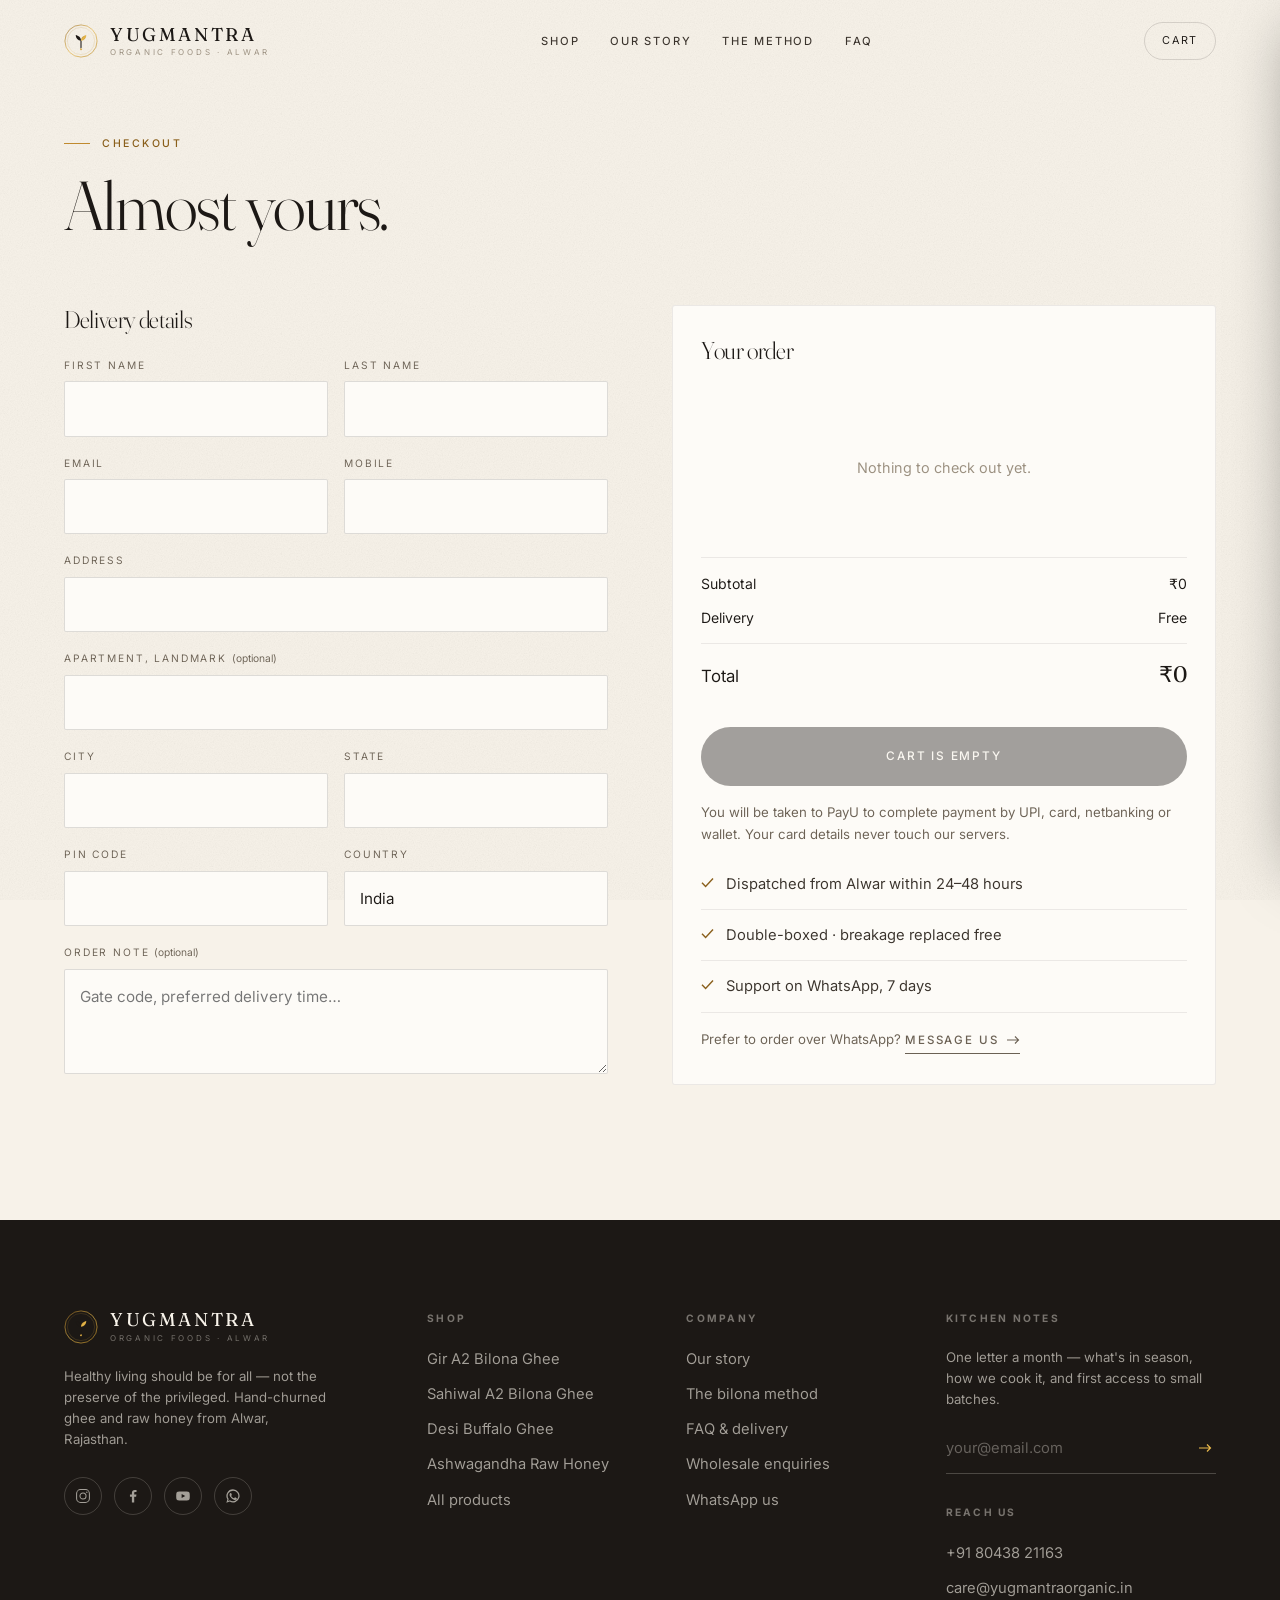
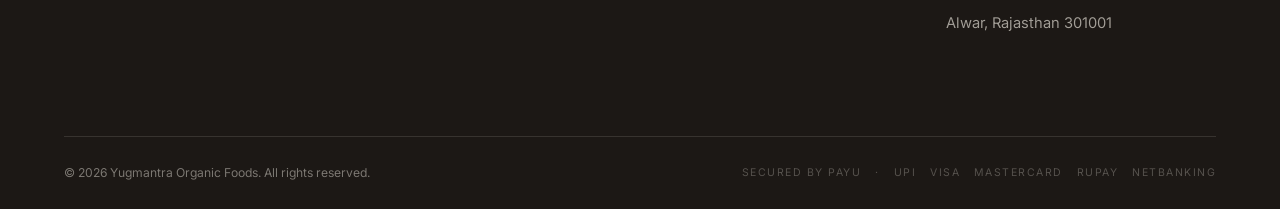
<file: checkout.html>
<!DOCTYPE html>
<html lang="en">
<head>
<meta charset="utf-8">
<meta name="viewport" content="width=device-width, initial-scale=1">
<title>Checkout — Yugmantra Organic</title>
<meta name="description" content="Secure checkout powered by PayU. UPI, cards, netbanking and wallets.">
<meta name="theme-color" content="#F7F2E9">
<meta property="og:title" content="Checkout — Yugmantra Organic">
<meta property="og:description" content="Secure checkout powered by PayU. UPI, cards, netbanking and wallets.">
<meta property="og:type" content="website">
<link rel="icon" href="mark.svg" type="image/svg+xml">
<link rel="preload" href="fraunces.woff2" as="font" type="font/woff2" crossorigin>
<link rel="preload" href="inter.woff2" as="font" type="font/woff2" crossorigin>
<link rel="stylesheet" href="site.css">
</head>
<body data-page="checkout">

<header class="hdr">
  <div class="hdr__in">
    <a class="brandmark" href="index.html" aria-label="Yugmantra Organic — home">
        <img src="mark.svg" alt="" width="60" height="60">
        <span class="brandmark__txt">
          <span class="brandmark__name">Yugmantra</span>
          <span class="brandmark__sub">Organic Foods · Alwar</span>
        </span>
      </a>
    <nav class="nav" aria-label="Primary">
        <a href="shop.html">Shop</a>
        <a href="story.html">Our Story</a>
        <a href="index.html#method">The Method</a>
        <a href="index.html#faq">FAQ</a>
    </nav>
    <div class="hdr__act">
      <button class="cartbtn" data-cart-open>
        Cart <span class="cartbtn__n hide" data-cart-count>0</span>
      </button>
      <button class="burger" data-burger aria-label="Menu"><span></span></button>
    </div>
  </div>
</header>

<nav class="mnav" aria-label="Mobile">
  <a href="shop.html" style="--d:.10s">Shop</a>
  <a href="story.html" style="--d:.16s">Our Story</a>
  <a href="index.html#method" style="--d:.22s">The Method</a>
  <a href="index.html#faq" style="--d:.28s">FAQ</a>
  <a href="index.html#contact" style="--d:.34s">Contact</a>
</nav>

<main>
  <section class="section" style="padding-top:clamp(130px,15vh,180px)">
    <div class="wrap">
      <div class="sechead">
        <span class="eyebrow eyebrow--gold">Checkout</span>
        <h1 class="display d2">Almost yours.</h1>
      </div>

      <form class="split" data-checkout-form method="POST" action="server/payu-initiate.php" style="align-items:start">

        <!-- ---------- details ---------- -->
        <div>
          <h2 class="display d4" style="margin-bottom:22px">Delivery details</h2>

          <div class="field--row">
            <div class="field"><label for="fn">First name</label><input id="fn" name="firstname" required autocomplete="given-name"></div>
            <div class="field"><label for="ln">Last name</label><input id="ln" name="lastname" autocomplete="family-name"></div>
          </div>
          <div class="field--row">
            <div class="field"><label for="em">Email</label><input id="em" type="email" name="email" required autocomplete="email"></div>
            <div class="field"><label for="ph">Mobile</label><input id="ph" type="tel" name="phone" required pattern="[0-9+ ]{10,15}" autocomplete="tel"></div>
          </div>
          <div class="field"><label for="a1">Address</label><input id="a1" name="address1" required autocomplete="address-line1"></div>
          <div class="field"><label for="a2">Apartment, landmark <span style="text-transform:none; letter-spacing:0">(optional)</span></label><input id="a2" name="address2" autocomplete="address-line2"></div>
          <div class="field--row">
            <div class="field"><label for="ct">City</label><input id="ct" name="city" required autocomplete="address-level2"></div>
            <div class="field"><label for="st">State</label><input id="st" name="state" required autocomplete="address-level1"></div>
          </div>
          <div class="field--row">
            <div class="field"><label for="zp">PIN code</label><input id="zp" name="zipcode" required pattern="[0-9]{6}" autocomplete="postal-code"></div>
            <div class="field"><label for="cn">Country</label><input id="cn" name="country" value="India" readonly></div>
          </div>
          <div class="field"><label for="nt">Order note <span style="text-transform:none; letter-spacing:0">(optional)</span></label><textarea id="nt" name="udf1" rows="3" placeholder="Gate code, preferred delivery time…"></textarea></div>

          <!-- filled in by site.js -->
          <input type="hidden" name="productinfo" value="">
          <input type="hidden" name="amount" value="0.00">
          <input type="hidden" name="cart_json" value="[]">
        </div>

        <!-- ---------- summary ---------- -->
        <aside style="background:var(--paper); border:1px solid var(--rule-soft); border-radius:3px; padding:30px 28px; position:sticky; top:110px">
          <h2 class="display d4" style="margin-bottom:20px">Your order</h2>
          <div data-co-lines style="margin-bottom:8px"></div>
          <div class="crow" style="padding-top:14px; border-top:1px solid var(--rule-soft)"><span>Subtotal</span><span data-co-sub>₹0</span></div>
          <div class="crow"><span>Delivery</span><span data-co-ship>—</span></div>
          <div class="crow crow--tot"><span>Total</span><b data-co-tot>₹0</b></div>

          <button class="btn btn--block btn--lg" type="submit" style="margin-top:24px">Pay securely <svg width="13" height="10" viewBox="0 0 13 10" fill="none" stroke="currentColor" stroke-width="1.2"><path d="M0 5h11.5M8 1.5 11.5 5 8 8.5"/></svg></button>

          <div data-static-note hidden style="margin-top:18px; padding:18px 20px; border:1px solid var(--rule); border-radius:3px; background:rgba(232,184,75,.10)">
            <p class="small" style="color:var(--ink-2)">
              <b>This is a preview deployment.</b> Live card and UPI payments run through PayU,
              which needs the PHP or Node backend included in the project — that can't run on a
              static preview host. Everything else on the site is fully working.
            </p>
            <p class="small" style="margin-top:10px">
              <a class="tlink" href="https://wa.me/918043821163" target="_blank" rel="noopener">Order on WhatsApp instead <svg width="13" height="10" viewBox="0 0 13 10" fill="none" stroke="currentColor" stroke-width="1.2"><path d="M0 5h11.5M8 1.5 11.5 5 8 8.5"/></svg></a>
            </p>
          </div>

          <p class="small" style="margin-top:16px">
            You will be taken to PayU to complete payment by UPI, card, netbanking or wallet.
            Your card details never touch our servers.
          </p>
          <ul class="acc-list" style="margin-top:14px">
            <li><svg width="13" height="13" viewBox="0 0 13 13" fill="none" stroke="currentColor" stroke-width="1.4"><path d="M1 6.8 4.6 10.4 12 2.6"/></svg> <span>Dispatched from Alwar within 24–48 hours</span></li>
            <li><svg width="13" height="13" viewBox="0 0 13 13" fill="none" stroke="currentColor" stroke-width="1.4"><path d="M1 6.8 4.6 10.4 12 2.6"/></svg> <span>Double-boxed · breakage replaced free</span></li>
            <li><svg width="13" height="13" viewBox="0 0 13 13" fill="none" stroke="currentColor" stroke-width="1.4"><path d="M1 6.8 4.6 10.4 12 2.6"/></svg> <span>Support on WhatsApp, 7 days</span></li>
          </ul>
          <p class="small" style="margin-top:16px">
            Prefer to order over WhatsApp?
            <a class="tlink" href="https://wa.me/918043821163" target="_blank" rel="noopener">Message us <svg width="13" height="10" viewBox="0 0 13 10" fill="none" stroke="currentColor" stroke-width="1.2"><path d="M0 5h11.5M8 1.5 11.5 5 8 8.5"/></svg></a>
          </p>
        </aside>
      </form>
    </div>
  </section>
</main>

<div class="scrim" data-cart-close></div>
<aside class="drawer" aria-label="Cart">
  <div class="drawer__hd">
    <h3>Your Order</h3>
    <button class="xbtn" data-cart-close aria-label="Close">
      <svg width="14" height="14" viewBox="0 0 14 14" stroke="currentColor" stroke-width="1.3"><path d="M1 1l12 12M13 1L1 13"/></svg>
    </button>
  </div>
  <div class="drawer__body" data-cart-body></div>
  <div class="drawer__ft hide" data-cart-foot>
    <div class="crow"><span>Subtotal</span><span data-sub>₹0</span></div>
    <div class="crow"><span>Delivery</span><span data-ship>—</span></div>
    <div class="crow crow--tot"><span>Total</span><b data-tot>₹0</b></div>
    <p class="small" style="margin:6px 0 16px" data-freeship></p>
    <a class="btn btn--block" href="checkout.html">Secure Checkout <svg width="13" height="10" viewBox="0 0 13 10" fill="none" stroke="currentColor" stroke-width="1.2"><path d="M0 5h11.5M8 1.5 11.5 5 8 8.5"/></svg></a>
    <p class="small center" style="margin-top:14px">Payments by PayU · UPI, cards, netbanking &amp; wallets</p>
  </div>
</aside>

<footer class="ftr" id="contact">
  <div class="wrap">
    <div class="ftr__top">
      <div>
        <a class="brandmark" href="index.html" aria-label="Yugmantra Organic — home">
        <img src="mark.svg" alt="" width="60" height="60">
        <span class="brandmark__txt">
          <span class="brandmark__name">Yugmantra</span>
          <span class="brandmark__sub">Organic Foods · Alwar</span>
        </span>
      </a>
        <p class="small" style="max-width:34ch; margin-top:22px; color:rgba(247,242,233,.62)">
          Healthy living should be for all — not the preserve of the privileged.
          Hand-churned ghee and raw honey from Alwar, Rajasthan.
        </p>
        <div class="socials">
          <a href="https://www.instagram.com/yugmantraorganic/" aria-label="Instagram" target="_blank" rel="noopener">
            <svg width="16" height="16" viewBox="0 0 20 20" fill="none" stroke="currentColor" stroke-width="1.3"><rect x="2" y="2" width="16" height="16" rx="5"/><circle cx="10" cy="10" r="3.8"/><circle cx="14.8" cy="5.2" r=".9" fill="currentColor" stroke="none"/></svg>
          </a>
          <a href="https://www.facebook.com/yugmantraorganic/" aria-label="Facebook" target="_blank" rel="noopener">
            <svg width="16" height="16" viewBox="0 0 20 20" fill="currentColor"><path d="M11.5 18v-7h2.4l.4-2.8h-2.8V6.4c0-.8.2-1.4 1.4-1.4h1.5V2.6C14.1 2.5 13.2 2.4 12.2 2.4c-2.1 0-3.6 1.3-3.6 3.7v2.1H6.2V11h2.4v7z"/></svg>
          </a>
          <a href="https://www.youtube.com/@YugmantraOrganic" aria-label="YouTube" target="_blank" rel="noopener">
            <svg width="16" height="16" viewBox="0 0 20 20" fill="currentColor"><path d="M18.2 6.2a2.1 2.1 0 0 0-1.5-1.5C15.4 4.4 10 4.4 10 4.4s-5.4 0-6.7.3A2.1 2.1 0 0 0 1.8 6.2C1.5 7.5 1.5 10 1.5 10s0 2.5.3 3.8a2.1 2.1 0 0 0 1.5 1.5c1.3.3 6.7.3 6.7.3s5.4 0 6.7-.3a2.1 2.1 0 0 0 1.5-1.5c.3-1.3.3-3.8.3-3.8s0-2.5-.3-3.8zM8.3 12.6V7.4l4.5 2.6z"/></svg>
          </a>
          <a href="https://wa.me/918043821163" aria-label="WhatsApp" target="_blank" rel="noopener">
            <svg width="16" height="16" viewBox="0 0 20 20" fill="currentColor"><path d="M10 1.7a8.2 8.2 0 0 0-7 12.5L1.7 18.3l4.2-1.3A8.2 8.2 0 1 0 10 1.7zm0 1.6a6.6 6.6 0 1 1-3.4 12.2l-.3-.2-2.5.8.8-2.4-.2-.3A6.6 6.6 0 0 1 10 3.3zm-2.9 3c-.2 0-.4 0-.6.3-.2.3-.8.8-.8 1.9s.8 2.2.9 2.4c.1.1 1.5 2.5 3.8 3.4 1.9.8 2.3.6 2.7.6.4 0 1.3-.5 1.5-1.1.2-.5.2-1 .1-1.1l-.5-.3-1.5-.7c-.2-.1-.4-.1-.5.1l-.7.9c-.1.2-.3.2-.5.1-.2-.1-1-.4-1.9-1.2-.7-.6-1.2-1.4-1.3-1.6-.1-.2 0-.3.1-.4l.4-.5.2-.4v-.4l-.7-1.7c-.2-.4-.4-.3-.5-.3z"/></svg>
          </a>
        </div>
      </div>

      <div>
        <h4 class="ftr__h">Shop</h4>
        <ul>
          <li><a href="product-gir-a2-ghee.html">Gir A2 Bilona Ghee</a></li>
          <li><a href="product-sahiwal-a2-ghee.html">Sahiwal A2 Bilona Ghee</a></li>
          <li><a href="product-desi-buffalo-ghee.html">Desi Buffalo Ghee</a></li>
          <li><a href="product-ashwagandha-raw-honey.html">Ashwagandha Raw Honey</a></li>
          <li><a href="shop.html">All products</a></li>
        </ul>
      </div>

      <div>
        <h4 class="ftr__h">Company</h4>
        <ul>
          <li><a href="story.html">Our story</a></li>
          <li><a href="index.html#method">The bilona method</a></li>
          <li><a href="index.html#faq">FAQ &amp; delivery</a></li>
          <li><a href="mailto:care@yugmantraorganic.in">Wholesale enquiries</a></li>
          <li><a href="https://wa.me/918043821163" target="_blank" rel="noopener">WhatsApp us</a></li>
        </ul>
      </div>

      <div>
        <h4 class="ftr__h">Kitchen Notes</h4>
        <p class="small" style="color:rgba(247,242,233,.62); margin-bottom:14px">
          One letter a month — what's in season, how we cook it, and first access to small batches.
        </p>
        <form class="nl" onsubmit="event.preventDefault(); this.querySelector('input').value=''; this.nextElementSibling.hidden=false;">
          <input type="email" required placeholder="your@email.com" aria-label="Email address">
          <button type="submit" aria-label="Subscribe"><svg width="13" height="10" viewBox="0 0 13 10" fill="none" stroke="currentColor" stroke-width="1.2"><path d="M0 5h11.5M8 1.5 11.5 5 8 8.5"/></svg></button>
        </form>
        <p class="small" hidden style="margin-top:10px; color:#E8B84B">Thank you — you're on the list.</p>
        <h4 class="ftr__h" style="margin-top:30px">Reach Us</h4>
        <ul>
          <li><a href="tel:+918043821163">+91 80438 21163</a></li>
          <li><a href="mailto:care@yugmantraorganic.in">care@yugmantraorganic.in</a></li>
          <li style="color:rgba(247,242,233,.62)">Alwar, Rajasthan 301001</li>
        </ul>
      </div>
    </div>

    <div class="ftr__bot">
      <span>© <span data-year>2026</span> Yugmantra Organic Foods. All rights reserved.</span>
      <div class="paylogos"><span>Secured by PayU</span><span>·</span><span>UPI</span><span>Visa</span><span>Mastercard</span><span>Rupay</span><span>Netbanking</span></div>
    </div>
  </div>
</footer>

<script src="catalog.js"></script>
<script src="site.js"></script>
</body>
</html>
</file>
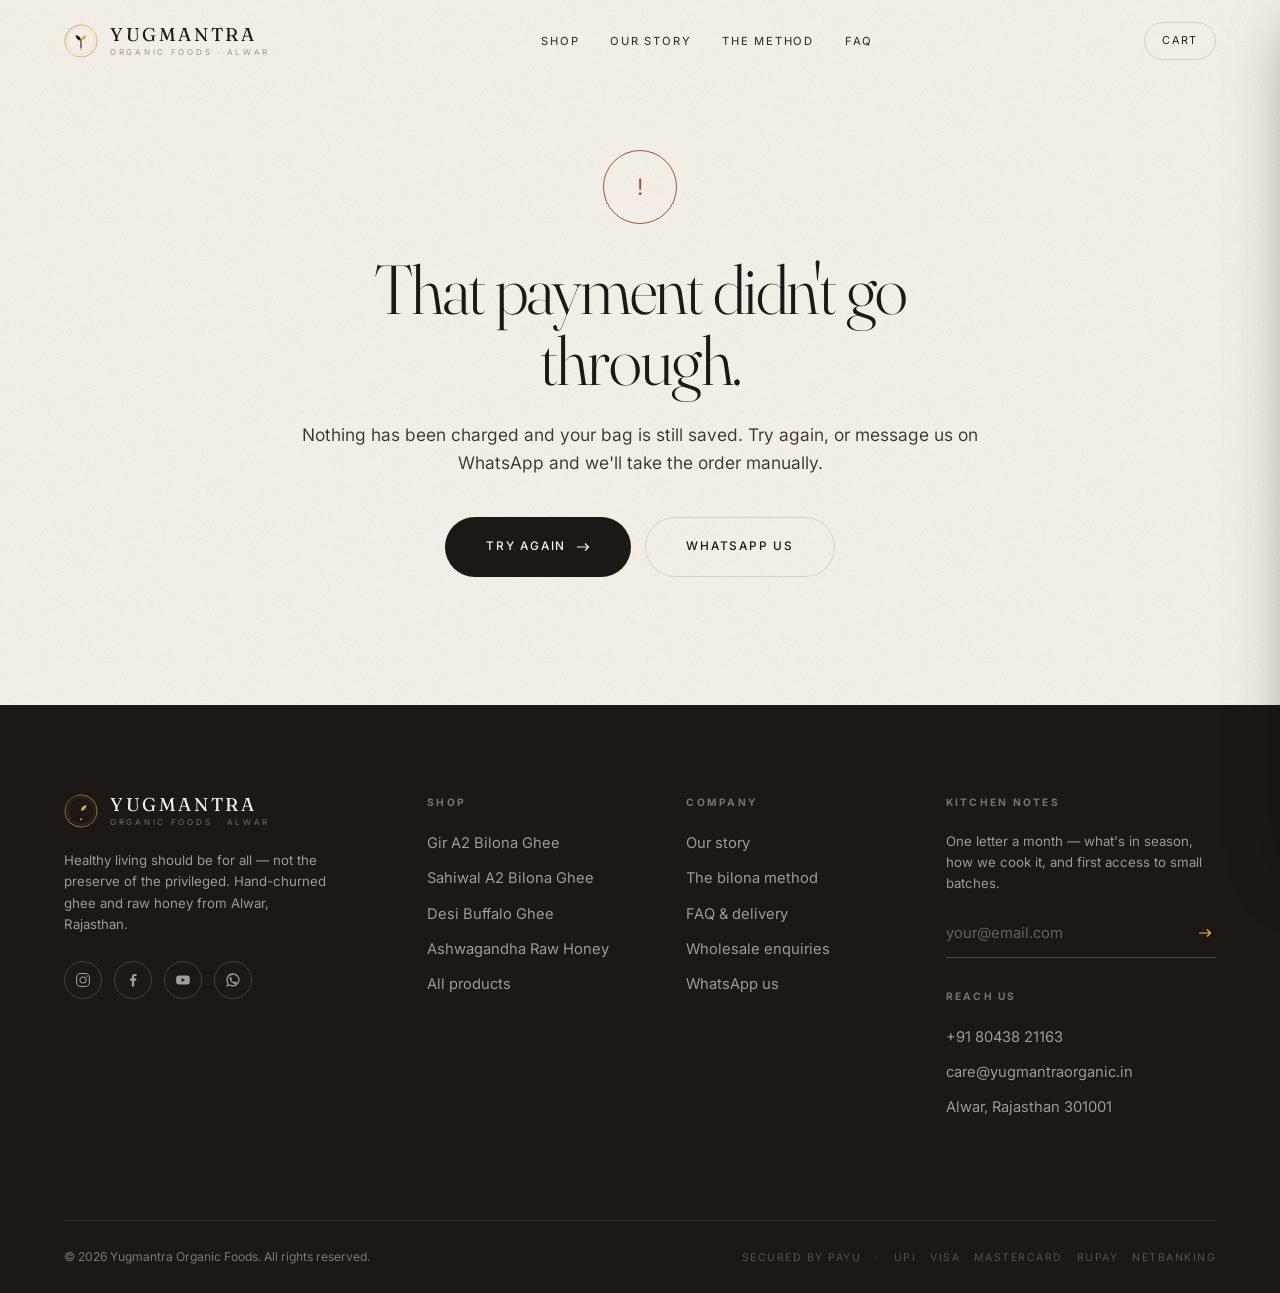
<file: payment-failed.html>
<!DOCTYPE html>
<html lang="en">
<head>
<meta charset="utf-8">
<meta name="viewport" content="width=device-width, initial-scale=1">
<title>Payment not completed — Yugmantra Organic</title>
<meta name="description" content="Nothing has been charged and your bag is still saved. Try again, or message us on WhatsApp and we'll take the order manually.">
<meta name="theme-color" content="#F7F2E9">
<meta property="og:title" content="Payment not completed — Yugmantra Organic">
<meta property="og:description" content="Nothing has been charged and your bag is still saved. Try again, or message us on WhatsApp and we'll take the order manually.">
<meta property="og:type" content="website">
<link rel="icon" href="mark.svg" type="image/svg+xml">
<link rel="preload" href="fraunces.woff2" as="font" type="font/woff2" crossorigin>
<link rel="preload" href="inter.woff2" as="font" type="font/woff2" crossorigin>
<link rel="stylesheet" href="site.css">
</head>
<body data-page="result">

<header class="hdr">
  <div class="hdr__in">
    <a class="brandmark" href="index.html" aria-label="Yugmantra Organic — home">
        <img src="mark.svg" alt="" width="60" height="60">
        <span class="brandmark__txt">
          <span class="brandmark__name">Yugmantra</span>
          <span class="brandmark__sub">Organic Foods · Alwar</span>
        </span>
      </a>
    <nav class="nav" aria-label="Primary">
        <a href="shop.html">Shop</a>
        <a href="story.html">Our Story</a>
        <a href="index.html#method">The Method</a>
        <a href="index.html#faq">FAQ</a>
    </nav>
    <div class="hdr__act">
      <button class="cartbtn" data-cart-open>
        Cart <span class="cartbtn__n hide" data-cart-count>0</span>
      </button>
      <button class="burger" data-burger aria-label="Menu"><span></span></button>
    </div>
  </div>
</header>

<nav class="mnav" aria-label="Mobile">
  <a href="shop.html" style="--d:.10s">Shop</a>
  <a href="story.html" style="--d:.16s">Our Story</a>
  <a href="index.html#method" style="--d:.22s">The Method</a>
  <a href="index.html#faq" style="--d:.28s">FAQ</a>
  <a href="index.html#contact" style="--d:.34s">Contact</a>
</nav>

<main>
  <section class="section" style="min-height:78vh; display:grid; place-items:center; padding-top:150px">
    <div class="wrap center">
      <div style="width:74px;height:74px;border-radius:50%;border:1px solid var(--clay);display:grid;place-items:center;margin:0 auto 30px;color:var(--clay);font-size:1.4rem">!</div>
      <h1 class="display d2" style="max-width:16ch; margin-inline:auto">That payment didn't go through.</h1>
      <p class="lede measure mx-auto" style="margin:26px auto 34px">Nothing has been charged and your bag is still saved. Try again, or message us on WhatsApp and we'll take the order manually.</p>
      <div class="hero__cta" style="justify-content:center">
        <a class="btn btn--lg" href="checkout.html">Try again <svg width="13" height="10" viewBox="0 0 13 10" fill="none" stroke="currentColor" stroke-width="1.2"><path d="M0 5h11.5M8 1.5 11.5 5 8 8.5"/></svg></a>
        <a class="btn btn--ghost btn--lg" href="https://wa.me/918043821163" target="_blank" rel="noopener">WhatsApp us</a>
      </div>
    </div>
  </section>
</main>

<div class="scrim" data-cart-close></div>
<aside class="drawer" aria-label="Cart">
  <div class="drawer__hd">
    <h3>Your Order</h3>
    <button class="xbtn" data-cart-close aria-label="Close">
      <svg width="14" height="14" viewBox="0 0 14 14" stroke="currentColor" stroke-width="1.3"><path d="M1 1l12 12M13 1L1 13"/></svg>
    </button>
  </div>
  <div class="drawer__body" data-cart-body></div>
  <div class="drawer__ft hide" data-cart-foot>
    <div class="crow"><span>Subtotal</span><span data-sub>₹0</span></div>
    <div class="crow"><span>Delivery</span><span data-ship>—</span></div>
    <div class="crow crow--tot"><span>Total</span><b data-tot>₹0</b></div>
    <p class="small" style="margin:6px 0 16px" data-freeship></p>
    <a class="btn btn--block" href="checkout.html">Secure Checkout <svg width="13" height="10" viewBox="0 0 13 10" fill="none" stroke="currentColor" stroke-width="1.2"><path d="M0 5h11.5M8 1.5 11.5 5 8 8.5"/></svg></a>
    <p class="small center" style="margin-top:14px">Payments by PayU · UPI, cards, netbanking &amp; wallets</p>
  </div>
</aside>

<footer class="ftr" id="contact">
  <div class="wrap">
    <div class="ftr__top">
      <div>
        <a class="brandmark" href="index.html" aria-label="Yugmantra Organic — home">
        <img src="mark.svg" alt="" width="60" height="60">
        <span class="brandmark__txt">
          <span class="brandmark__name">Yugmantra</span>
          <span class="brandmark__sub">Organic Foods · Alwar</span>
        </span>
      </a>
        <p class="small" style="max-width:34ch; margin-top:22px; color:rgba(247,242,233,.62)">
          Healthy living should be for all — not the preserve of the privileged.
          Hand-churned ghee and raw honey from Alwar, Rajasthan.
        </p>
        <div class="socials">
          <a href="https://www.instagram.com/yugmantraorganic/" aria-label="Instagram" target="_blank" rel="noopener">
            <svg width="16" height="16" viewBox="0 0 20 20" fill="none" stroke="currentColor" stroke-width="1.3"><rect x="2" y="2" width="16" height="16" rx="5"/><circle cx="10" cy="10" r="3.8"/><circle cx="14.8" cy="5.2" r=".9" fill="currentColor" stroke="none"/></svg>
          </a>
          <a href="https://www.facebook.com/yugmantraorganic/" aria-label="Facebook" target="_blank" rel="noopener">
            <svg width="16" height="16" viewBox="0 0 20 20" fill="currentColor"><path d="M11.5 18v-7h2.4l.4-2.8h-2.8V6.4c0-.8.2-1.4 1.4-1.4h1.5V2.6C14.1 2.5 13.2 2.4 12.2 2.4c-2.1 0-3.6 1.3-3.6 3.7v2.1H6.2V11h2.4v7z"/></svg>
          </a>
          <a href="https://www.youtube.com/@YugmantraOrganic" aria-label="YouTube" target="_blank" rel="noopener">
            <svg width="16" height="16" viewBox="0 0 20 20" fill="currentColor"><path d="M18.2 6.2a2.1 2.1 0 0 0-1.5-1.5C15.4 4.4 10 4.4 10 4.4s-5.4 0-6.7.3A2.1 2.1 0 0 0 1.8 6.2C1.5 7.5 1.5 10 1.5 10s0 2.5.3 3.8a2.1 2.1 0 0 0 1.5 1.5c1.3.3 6.7.3 6.7.3s5.4 0 6.7-.3a2.1 2.1 0 0 0 1.5-1.5c.3-1.3.3-3.8.3-3.8s0-2.5-.3-3.8zM8.3 12.6V7.4l4.5 2.6z"/></svg>
          </a>
          <a href="https://wa.me/918043821163" aria-label="WhatsApp" target="_blank" rel="noopener">
            <svg width="16" height="16" viewBox="0 0 20 20" fill="currentColor"><path d="M10 1.7a8.2 8.2 0 0 0-7 12.5L1.7 18.3l4.2-1.3A8.2 8.2 0 1 0 10 1.7zm0 1.6a6.6 6.6 0 1 1-3.4 12.2l-.3-.2-2.5.8.8-2.4-.2-.3A6.6 6.6 0 0 1 10 3.3zm-2.9 3c-.2 0-.4 0-.6.3-.2.3-.8.8-.8 1.9s.8 2.2.9 2.4c.1.1 1.5 2.5 3.8 3.4 1.9.8 2.3.6 2.7.6.4 0 1.3-.5 1.5-1.1.2-.5.2-1 .1-1.1l-.5-.3-1.5-.7c-.2-.1-.4-.1-.5.1l-.7.9c-.1.2-.3.2-.5.1-.2-.1-1-.4-1.9-1.2-.7-.6-1.2-1.4-1.3-1.6-.1-.2 0-.3.1-.4l.4-.5.2-.4v-.4l-.7-1.7c-.2-.4-.4-.3-.5-.3z"/></svg>
          </a>
        </div>
      </div>

      <div>
        <h4 class="ftr__h">Shop</h4>
        <ul>
          <li><a href="product-gir-a2-ghee.html">Gir A2 Bilona Ghee</a></li>
          <li><a href="product-sahiwal-a2-ghee.html">Sahiwal A2 Bilona Ghee</a></li>
          <li><a href="product-desi-buffalo-ghee.html">Desi Buffalo Ghee</a></li>
          <li><a href="product-ashwagandha-raw-honey.html">Ashwagandha Raw Honey</a></li>
          <li><a href="shop.html">All products</a></li>
        </ul>
      </div>

      <div>
        <h4 class="ftr__h">Company</h4>
        <ul>
          <li><a href="story.html">Our story</a></li>
          <li><a href="index.html#method">The bilona method</a></li>
          <li><a href="index.html#faq">FAQ &amp; delivery</a></li>
          <li><a href="mailto:care@yugmantraorganic.in">Wholesale enquiries</a></li>
          <li><a href="https://wa.me/918043821163" target="_blank" rel="noopener">WhatsApp us</a></li>
        </ul>
      </div>

      <div>
        <h4 class="ftr__h">Kitchen Notes</h4>
        <p class="small" style="color:rgba(247,242,233,.62); margin-bottom:14px">
          One letter a month — what's in season, how we cook it, and first access to small batches.
        </p>
        <form class="nl" onsubmit="event.preventDefault(); this.querySelector('input').value=''; this.nextElementSibling.hidden=false;">
          <input type="email" required placeholder="your@email.com" aria-label="Email address">
          <button type="submit" aria-label="Subscribe"><svg width="13" height="10" viewBox="0 0 13 10" fill="none" stroke="currentColor" stroke-width="1.2"><path d="M0 5h11.5M8 1.5 11.5 5 8 8.5"/></svg></button>
        </form>
        <p class="small" hidden style="margin-top:10px; color:#E8B84B">Thank you — you're on the list.</p>
        <h4 class="ftr__h" style="margin-top:30px">Reach Us</h4>
        <ul>
          <li><a href="tel:+918043821163">+91 80438 21163</a></li>
          <li><a href="mailto:care@yugmantraorganic.in">care@yugmantraorganic.in</a></li>
          <li style="color:rgba(247,242,233,.62)">Alwar, Rajasthan 301001</li>
        </ul>
      </div>
    </div>

    <div class="ftr__bot">
      <span>© <span data-year>2026</span> Yugmantra Organic Foods. All rights reserved.</span>
      <div class="paylogos"><span>Secured by PayU</span><span>·</span><span>UPI</span><span>Visa</span><span>Mastercard</span><span>Rupay</span><span>Netbanking</span></div>
    </div>
  </div>
</footer>

<script src="catalog.js"></script>
<script src="site.js"></script>
</body>
</html>
</file>
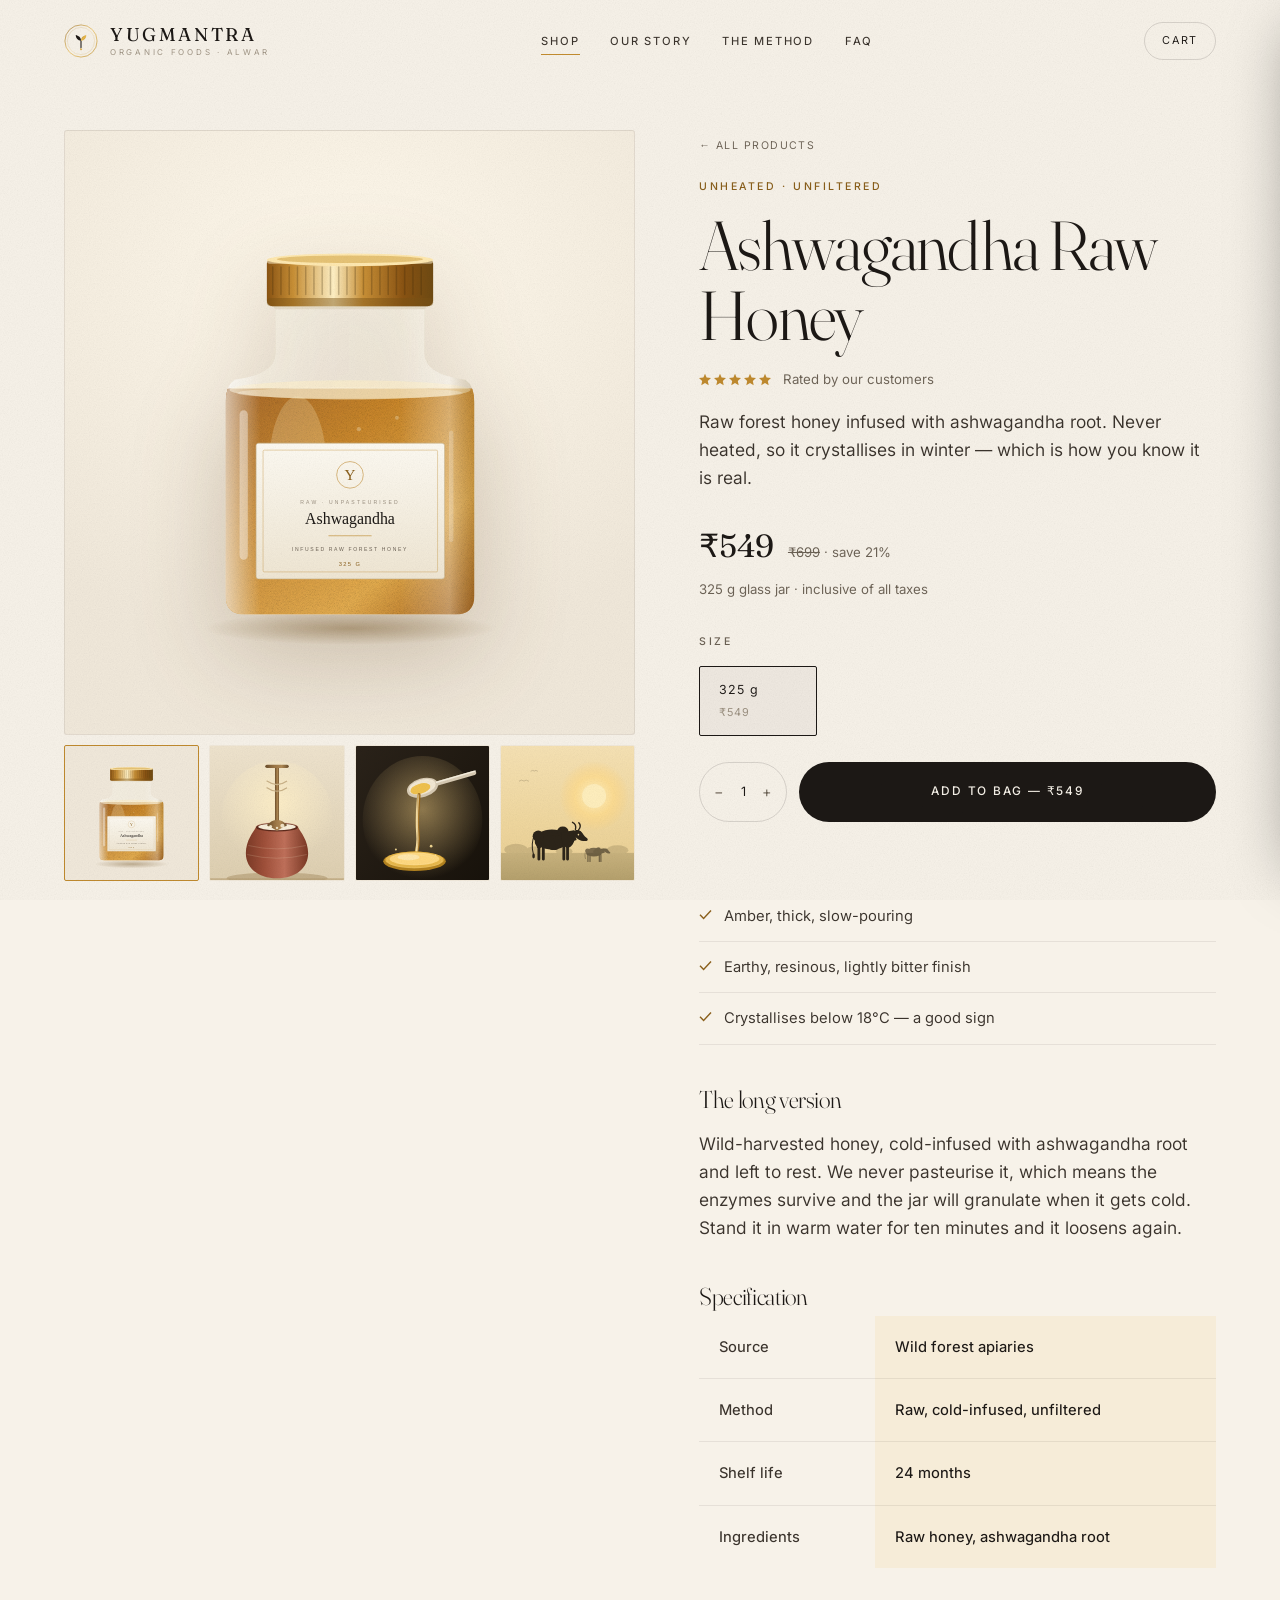
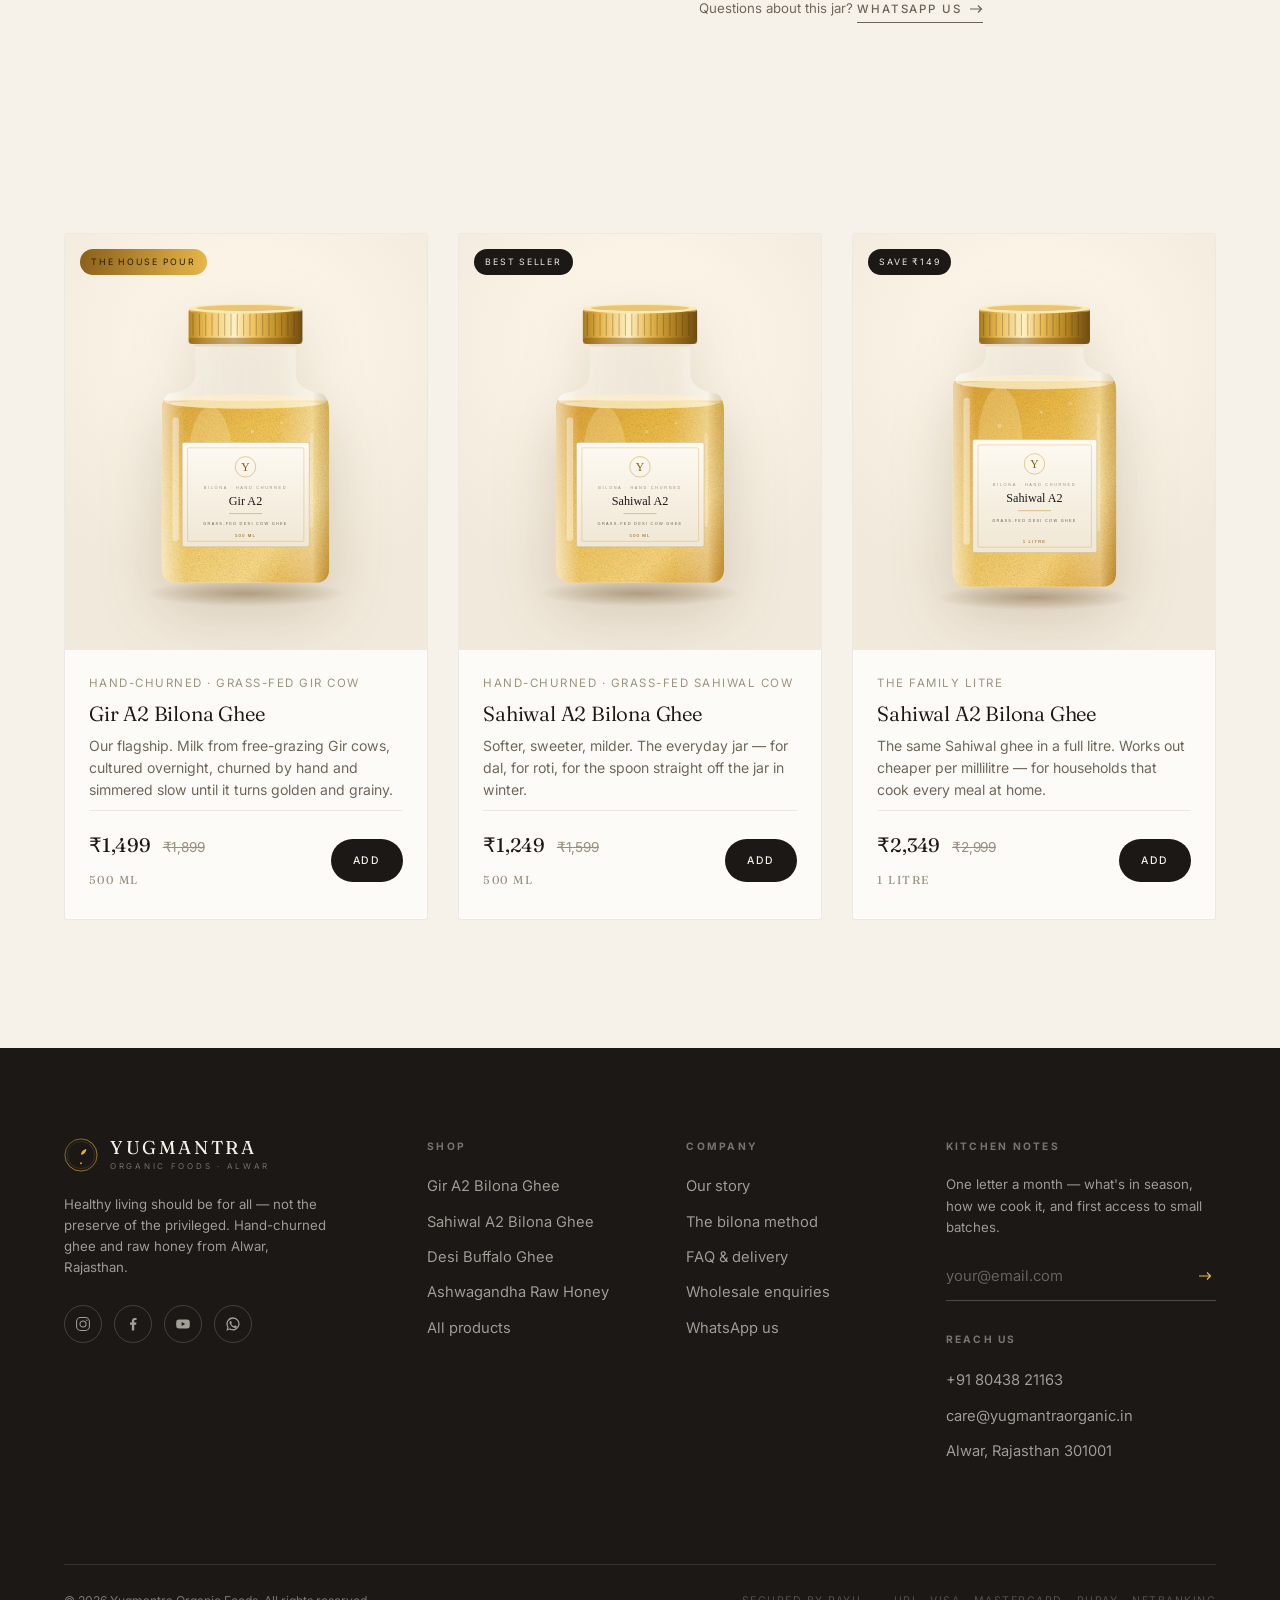
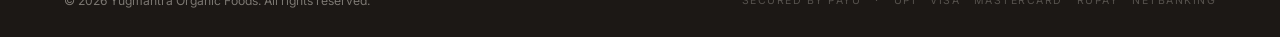
<file: product-ashwagandha-raw-honey.html>
<!DOCTYPE html>
<html lang="en">
<head>
<meta charset="utf-8">
<meta name="viewport" content="width=device-width, initial-scale=1">
<title>Ashwagandha Raw Honey 325 g — Yugmantra Organic</title>
<meta name="description" content="Raw forest honey infused with ashwagandha root. Never heated, so it crystallises in winter — which is how you know it is real.">
<meta name="theme-color" content="#F7F2E9">
<meta property="og:title" content="Ashwagandha Raw Honey 325 g — Yugmantra Organic">
<meta property="og:description" content="Raw forest honey infused with ashwagandha root. Never heated, so it crystallises in winter — which is how you know it is real.">
<meta property="og:type" content="website">
<link rel="icon" href="mark.svg" type="image/svg+xml">
<link rel="preload" href="fraunces.woff2" as="font" type="font/woff2" crossorigin>
<link rel="preload" href="inter.woff2" as="font" type="font/woff2" crossorigin>
<link rel="stylesheet" href="site.css">
</head>
<body data-page="product">

<header class="hdr">
  <div class="hdr__in">
    <a class="brandmark" href="index.html" aria-label="Yugmantra Organic — home">
        <img src="mark.svg" alt="" width="60" height="60">
        <span class="brandmark__txt">
          <span class="brandmark__name">Yugmantra</span>
          <span class="brandmark__sub">Organic Foods · Alwar</span>
        </span>
      </a>
    <nav class="nav" aria-label="Primary">
        <a href="shop.html" aria-current="page">Shop</a>
        <a href="story.html">Our Story</a>
        <a href="index.html#method">The Method</a>
        <a href="index.html#faq">FAQ</a>
    </nav>
    <div class="hdr__act">
      <button class="cartbtn" data-cart-open>
        Cart <span class="cartbtn__n hide" data-cart-count>0</span>
      </button>
      <button class="burger" data-burger aria-label="Menu"><span></span></button>
    </div>
  </div>
</header>

<nav class="mnav" aria-label="Mobile">
  <a href="shop.html" style="--d:.10s">Shop</a>
  <a href="story.html" style="--d:.16s">Our Story</a>
  <a href="index.html#method" style="--d:.22s">The Method</a>
  <a href="index.html#faq" style="--d:.28s">FAQ</a>
  <a href="index.html#contact" style="--d:.34s">Contact</a>
</nav>

<script type="application/ld+json">{"@context": "https://schema.org", "@type": "Product", "name": "Ashwagandha Raw Honey", "description": "Raw forest honey infused with ashwagandha root. Never heated, so it crystallises in winter — which is how you know it is real.", "brand": {"@type": "Brand", "name": "Yugmantra Organic Foods"}, "sku": "HON-ASH-325", "offers": {"@type": "Offer", "priceCurrency": "INR", "price": 549, "availability": "https://schema.org/InStock"}}</script>
<main>
  <div class="wrap pdp">

    <div class="pdp__gal">
      <div class="pdp__hero rv">
        <img src="jar-honey.svg" alt="Ashwagandha Raw Honey in a glass jar" width="520" height="700">
      </div>
      <div class="thumbs rv rv-d1">
        <span class="thumb thumb--jar on"><img src="jar-honey.svg" alt=""></span>
        <span class="thumb"><img src="plate-bilona.svg" alt=""></span>
        <span class="thumb"><img src="plate-pour.svg" alt=""></span>
        <span class="thumb"><img src="plate-cow.svg" alt=""></span>
      </div>
    </div>

    <div>
      <a class="small" href="shop.html" style="letter-spacing:.14em; text-transform:uppercase; font-size:.66rem">← All products</a>
      <span class="eyebrow eyebrow--gold rv" style="display:block; margin-top:22px">Unheated · Unfiltered</span>
      <h1 class="display d2 rv rv-d1" style="margin:14px 0 18px">Ashwagandha Raw Honey</h1>

      <div class="stars rv rv-d1" style="margin-bottom:18px"><svg width="12" height="12" viewBox="0 0 12 12" fill="currentColor"><path d="M6 0l1.6 3.9L12 4.4 8.8 7.3l.9 4.3L6 9.4l-3.7 2.2.9-4.3L0 4.4l4.4-.5z"/></svg><svg width="12" height="12" viewBox="0 0 12 12" fill="currentColor"><path d="M6 0l1.6 3.9L12 4.4 8.8 7.3l.9 4.3L6 9.4l-3.7 2.2.9-4.3L0 4.4l4.4-.5z"/></svg><svg width="12" height="12" viewBox="0 0 12 12" fill="currentColor"><path d="M6 0l1.6 3.9L12 4.4 8.8 7.3l.9 4.3L6 9.4l-3.7 2.2.9-4.3L0 4.4l4.4-.5z"/></svg><svg width="12" height="12" viewBox="0 0 12 12" fill="currentColor"><path d="M6 0l1.6 3.9L12 4.4 8.8 7.3l.9 4.3L6 9.4l-3.7 2.2.9-4.3L0 4.4l4.4-.5z"/></svg><svg width="12" height="12" viewBox="0 0 12 12" fill="currentColor"><path d="M6 0l1.6 3.9L12 4.4 8.8 7.3l.9 4.3L6 9.4l-3.7 2.2.9-4.3L0 4.4l4.4-.5z"/></svg> <span class="small" style="margin-left:9px">Rated by our customers</span></div>

      <p class="lede rv rv-d2">Raw forest honey infused with ashwagandha root. Never heated, so it crystallises in winter — which is how you know it is real.</p>

      <div class="rv rv-d2" style="display:flex; align-items:baseline; gap:14px; margin:28px 0 6px">
        <span class="price" style="font-size:2rem">₹549</span>
        <span class="small"><s>₹699</s> · save 21%</span>
      </div>
      <p class="small rv rv-d2" style="margin-bottom:26px">325 g glass jar · inclusive of all taxes</p>

      <div class="rv rv-d3"><div><span class="eyebrow">Size</span><div class="opts"><span class="opt on">325 g<small>₹549</small></span></div></div></div>

      <div class="rv rv-d3" style="display:flex; gap:12px; align-items:stretch; margin-top:26px; flex-wrap:wrap">
        <div class="qty" style="margin:0; padding:4px 6px">
          <button data-qty-dn aria-label="Decrease">−</button>
          <span data-qty-val>1</span>
          <button data-qty-up aria-label="Increase">+</button>
        </div>
        <button class="btn btn--lg" data-add="HON-ASH-325" style="flex:1; min-width:200px">Add to bag — ₹549</button>
      </div>
      <p class="small rv rv-d3" style="margin-top:14px">
        Free delivery above ₹999 · dispatched in 24–48 hrs · breakage replaced free
      </p>

      <ul class="acc-list rv rv-d4" style="margin-top:34px"><li><svg width="13" height="13" viewBox="0 0 13 13" fill="none" stroke="currentColor" stroke-width="1.4"><path d="M1 6.8 4.6 10.4 12 2.6"/></svg> <span>Amber, thick, slow-pouring</span></li><li><svg width="13" height="13" viewBox="0 0 13 13" fill="none" stroke="currentColor" stroke-width="1.4"><path d="M1 6.8 4.6 10.4 12 2.6"/></svg> <span>Earthy, resinous, lightly bitter finish</span></li><li><svg width="13" height="13" viewBox="0 0 13 13" fill="none" stroke="currentColor" stroke-width="1.4"><path d="M1 6.8 4.6 10.4 12 2.6"/></svg> <span>Crystallises below 18°C — a good sign</span></li></ul>

      <div class="rv rv-d4" style="margin-top:40px">
        <h2 class="display d4" style="margin-bottom:16px">The long version</h2>
        <div class="lede"><p style='margin-bottom:18px'>Wild-harvested honey, cold-infused with ashwagandha root and left to rest. We never pasteurise it, which means the enzymes survive and the jar will granulate when it gets cold. Stand it in warm water for ten minutes and it loosens again.</p></div>
      </div>

      <div class="rv rv-d5" style="margin-top:40px">
        <h2 class="display d4" style="margin-bottom:4px">Specification</h2>
        <table class="cmp"><tbody><tr><th>Source</th><td colspan='2'>Wild forest apiaries</td></tr><tr><th>Method</th><td colspan='2'>Raw, cold-infused, unfiltered</td></tr><tr><th>Shelf life</th><td colspan='2'>24 months</td></tr><tr><th>Ingredients</th><td colspan='2'>Raw honey, ashwagandha root</td></tr></tbody></table>
      </div>

      <p class="small rv" style="margin-top:30px">
        Questions about this jar? <a class="tlink" href="https://wa.me/918043821163" target="_blank" rel="noopener">WhatsApp us <svg width="13" height="10" viewBox="0 0 13 10" fill="none" stroke="currentColor" stroke-width="1.2"><path d="M0 5h11.5M8 1.5 11.5 5 8 8.5"/></svg></a>
      </p>
    </div>
  </div>

  <section class="section">
    <div class="wrap">
      <div class="sechead"><span class="eyebrow eyebrow--gold rv">Also Consider</span></div>
      <div class="prods">
      <article class="pcard rv rv-d1">
        <a class="pcard__media" href="product-gir-a2-ghee.html" aria-label="Gir A2 Bilona Ghee">
          <span class="pcard__tag pcard__tag--gold">The house pour</span>
          <img src="jar-gir.svg" alt="Gir A2 Bilona Ghee in a glass jar" loading="lazy">
        </a>
        <div class="pcard__body">
          <span class="pcard__meta">Hand-churned · Grass-fed Gir cow</span>
          <h3 class="pcard__name"><a href="product-gir-a2-ghee.html">Gir A2 Bilona Ghee</a></h3>
          <p class="pcard__desc">Our flagship. Milk from free-grazing Gir cows, cultured overnight, churned by hand and simmered slow until it turns golden and grainy.</p>
          <div class="pcard__foot">
            <span class="price">₹1,499 <s>₹1,899</s><br><span class="pcard__meta">500 ml</span></span>
            <button class="btn" data-add="GIR-A2-500">Add</button>
          </div>
        </div>
      </article>

      <article class="pcard rv rv-d2">
        <a class="pcard__media" href="product-sahiwal-a2-ghee.html" aria-label="Sahiwal A2 Bilona Ghee">
          <span class="pcard__tag">Best seller</span>
          <img src="jar-sahiwal.svg" alt="Sahiwal A2 Bilona Ghee in a glass jar" loading="lazy">
        </a>
        <div class="pcard__body">
          <span class="pcard__meta">Hand-churned · Grass-fed Sahiwal cow</span>
          <h3 class="pcard__name"><a href="product-sahiwal-a2-ghee.html">Sahiwal A2 Bilona Ghee</a></h3>
          <p class="pcard__desc">Softer, sweeter, milder. The everyday jar — for dal, for roti, for the spoon straight off the jar in winter.</p>
          <div class="pcard__foot">
            <span class="price">₹1,249 <s>₹1,599</s><br><span class="pcard__meta">500 ml</span></span>
            <button class="btn" data-add="SAH-A2-500">Add</button>
          </div>
        </div>
      </article>

      <article class="pcard rv rv-d3">
        <a class="pcard__media" href="product-sahiwal-a2-ghee-litre.html" aria-label="Sahiwal A2 Bilona Ghee">
          <span class="pcard__tag">Save ₹149</span>
          <img src="jar-sahiwal-1l.svg" alt="Sahiwal A2 Bilona Ghee in a glass jar" loading="lazy">
        </a>
        <div class="pcard__body">
          <span class="pcard__meta">The family litre</span>
          <h3 class="pcard__name"><a href="product-sahiwal-a2-ghee-litre.html">Sahiwal A2 Bilona Ghee</a></h3>
          <p class="pcard__desc">The same Sahiwal ghee in a full litre. Works out cheaper per millilitre — for households that cook every meal at home.</p>
          <div class="pcard__foot">
            <span class="price">₹2,349 <s>₹2,999</s><br><span class="pcard__meta">1 litre</span></span>
            <button class="btn" data-add="SAH-A2-1000">Add</button>
          </div>
        </div>
      </article></div>
    </div>
  </section>
</main>

<div class="scrim" data-cart-close></div>
<aside class="drawer" aria-label="Cart">
  <div class="drawer__hd">
    <h3>Your Order</h3>
    <button class="xbtn" data-cart-close aria-label="Close">
      <svg width="14" height="14" viewBox="0 0 14 14" stroke="currentColor" stroke-width="1.3"><path d="M1 1l12 12M13 1L1 13"/></svg>
    </button>
  </div>
  <div class="drawer__body" data-cart-body></div>
  <div class="drawer__ft hide" data-cart-foot>
    <div class="crow"><span>Subtotal</span><span data-sub>₹0</span></div>
    <div class="crow"><span>Delivery</span><span data-ship>—</span></div>
    <div class="crow crow--tot"><span>Total</span><b data-tot>₹0</b></div>
    <p class="small" style="margin:6px 0 16px" data-freeship></p>
    <a class="btn btn--block" href="checkout.html">Secure Checkout <svg width="13" height="10" viewBox="0 0 13 10" fill="none" stroke="currentColor" stroke-width="1.2"><path d="M0 5h11.5M8 1.5 11.5 5 8 8.5"/></svg></a>
    <p class="small center" style="margin-top:14px">Payments by PayU · UPI, cards, netbanking &amp; wallets</p>
  </div>
</aside>

<footer class="ftr" id="contact">
  <div class="wrap">
    <div class="ftr__top">
      <div>
        <a class="brandmark" href="index.html" aria-label="Yugmantra Organic — home">
        <img src="mark.svg" alt="" width="60" height="60">
        <span class="brandmark__txt">
          <span class="brandmark__name">Yugmantra</span>
          <span class="brandmark__sub">Organic Foods · Alwar</span>
        </span>
      </a>
        <p class="small" style="max-width:34ch; margin-top:22px; color:rgba(247,242,233,.62)">
          Healthy living should be for all — not the preserve of the privileged.
          Hand-churned ghee and raw honey from Alwar, Rajasthan.
        </p>
        <div class="socials">
          <a href="https://www.instagram.com/yugmantraorganic/" aria-label="Instagram" target="_blank" rel="noopener">
            <svg width="16" height="16" viewBox="0 0 20 20" fill="none" stroke="currentColor" stroke-width="1.3"><rect x="2" y="2" width="16" height="16" rx="5"/><circle cx="10" cy="10" r="3.8"/><circle cx="14.8" cy="5.2" r=".9" fill="currentColor" stroke="none"/></svg>
          </a>
          <a href="https://www.facebook.com/yugmantraorganic/" aria-label="Facebook" target="_blank" rel="noopener">
            <svg width="16" height="16" viewBox="0 0 20 20" fill="currentColor"><path d="M11.5 18v-7h2.4l.4-2.8h-2.8V6.4c0-.8.2-1.4 1.4-1.4h1.5V2.6C14.1 2.5 13.2 2.4 12.2 2.4c-2.1 0-3.6 1.3-3.6 3.7v2.1H6.2V11h2.4v7z"/></svg>
          </a>
          <a href="https://www.youtube.com/@YugmantraOrganic" aria-label="YouTube" target="_blank" rel="noopener">
            <svg width="16" height="16" viewBox="0 0 20 20" fill="currentColor"><path d="M18.2 6.2a2.1 2.1 0 0 0-1.5-1.5C15.4 4.4 10 4.4 10 4.4s-5.4 0-6.7.3A2.1 2.1 0 0 0 1.8 6.2C1.5 7.5 1.5 10 1.5 10s0 2.5.3 3.8a2.1 2.1 0 0 0 1.5 1.5c1.3.3 6.7.3 6.7.3s5.4 0 6.7-.3a2.1 2.1 0 0 0 1.5-1.5c.3-1.3.3-3.8.3-3.8s0-2.5-.3-3.8zM8.3 12.6V7.4l4.5 2.6z"/></svg>
          </a>
          <a href="https://wa.me/918043821163" aria-label="WhatsApp" target="_blank" rel="noopener">
            <svg width="16" height="16" viewBox="0 0 20 20" fill="currentColor"><path d="M10 1.7a8.2 8.2 0 0 0-7 12.5L1.7 18.3l4.2-1.3A8.2 8.2 0 1 0 10 1.7zm0 1.6a6.6 6.6 0 1 1-3.4 12.2l-.3-.2-2.5.8.8-2.4-.2-.3A6.6 6.6 0 0 1 10 3.3zm-2.9 3c-.2 0-.4 0-.6.3-.2.3-.8.8-.8 1.9s.8 2.2.9 2.4c.1.1 1.5 2.5 3.8 3.4 1.9.8 2.3.6 2.7.6.4 0 1.3-.5 1.5-1.1.2-.5.2-1 .1-1.1l-.5-.3-1.5-.7c-.2-.1-.4-.1-.5.1l-.7.9c-.1.2-.3.2-.5.1-.2-.1-1-.4-1.9-1.2-.7-.6-1.2-1.4-1.3-1.6-.1-.2 0-.3.1-.4l.4-.5.2-.4v-.4l-.7-1.7c-.2-.4-.4-.3-.5-.3z"/></svg>
          </a>
        </div>
      </div>

      <div>
        <h4 class="ftr__h">Shop</h4>
        <ul>
          <li><a href="product-gir-a2-ghee.html">Gir A2 Bilona Ghee</a></li>
          <li><a href="product-sahiwal-a2-ghee.html">Sahiwal A2 Bilona Ghee</a></li>
          <li><a href="product-desi-buffalo-ghee.html">Desi Buffalo Ghee</a></li>
          <li><a href="product-ashwagandha-raw-honey.html">Ashwagandha Raw Honey</a></li>
          <li><a href="shop.html">All products</a></li>
        </ul>
      </div>

      <div>
        <h4 class="ftr__h">Company</h4>
        <ul>
          <li><a href="story.html">Our story</a></li>
          <li><a href="index.html#method">The bilona method</a></li>
          <li><a href="index.html#faq">FAQ &amp; delivery</a></li>
          <li><a href="mailto:care@yugmantraorganic.in">Wholesale enquiries</a></li>
          <li><a href="https://wa.me/918043821163" target="_blank" rel="noopener">WhatsApp us</a></li>
        </ul>
      </div>

      <div>
        <h4 class="ftr__h">Kitchen Notes</h4>
        <p class="small" style="color:rgba(247,242,233,.62); margin-bottom:14px">
          One letter a month — what's in season, how we cook it, and first access to small batches.
        </p>
        <form class="nl" onsubmit="event.preventDefault(); this.querySelector('input').value=''; this.nextElementSibling.hidden=false;">
          <input type="email" required placeholder="your@email.com" aria-label="Email address">
          <button type="submit" aria-label="Subscribe"><svg width="13" height="10" viewBox="0 0 13 10" fill="none" stroke="currentColor" stroke-width="1.2"><path d="M0 5h11.5M8 1.5 11.5 5 8 8.5"/></svg></button>
        </form>
        <p class="small" hidden style="margin-top:10px; color:#E8B84B">Thank you — you're on the list.</p>
        <h4 class="ftr__h" style="margin-top:30px">Reach Us</h4>
        <ul>
          <li><a href="tel:+918043821163">+91 80438 21163</a></li>
          <li><a href="mailto:care@yugmantraorganic.in">care@yugmantraorganic.in</a></li>
          <li style="color:rgba(247,242,233,.62)">Alwar, Rajasthan 301001</li>
        </ul>
      </div>
    </div>

    <div class="ftr__bot">
      <span>© <span data-year>2026</span> Yugmantra Organic Foods. All rights reserved.</span>
      <div class="paylogos"><span>Secured by PayU</span><span>·</span><span>UPI</span><span>Visa</span><span>Mastercard</span><span>Rupay</span><span>Netbanking</span></div>
    </div>
  </div>
</footer>

<script src="catalog.js"></script>
<script src="site.js"></script>
</body>
</html>
</file>
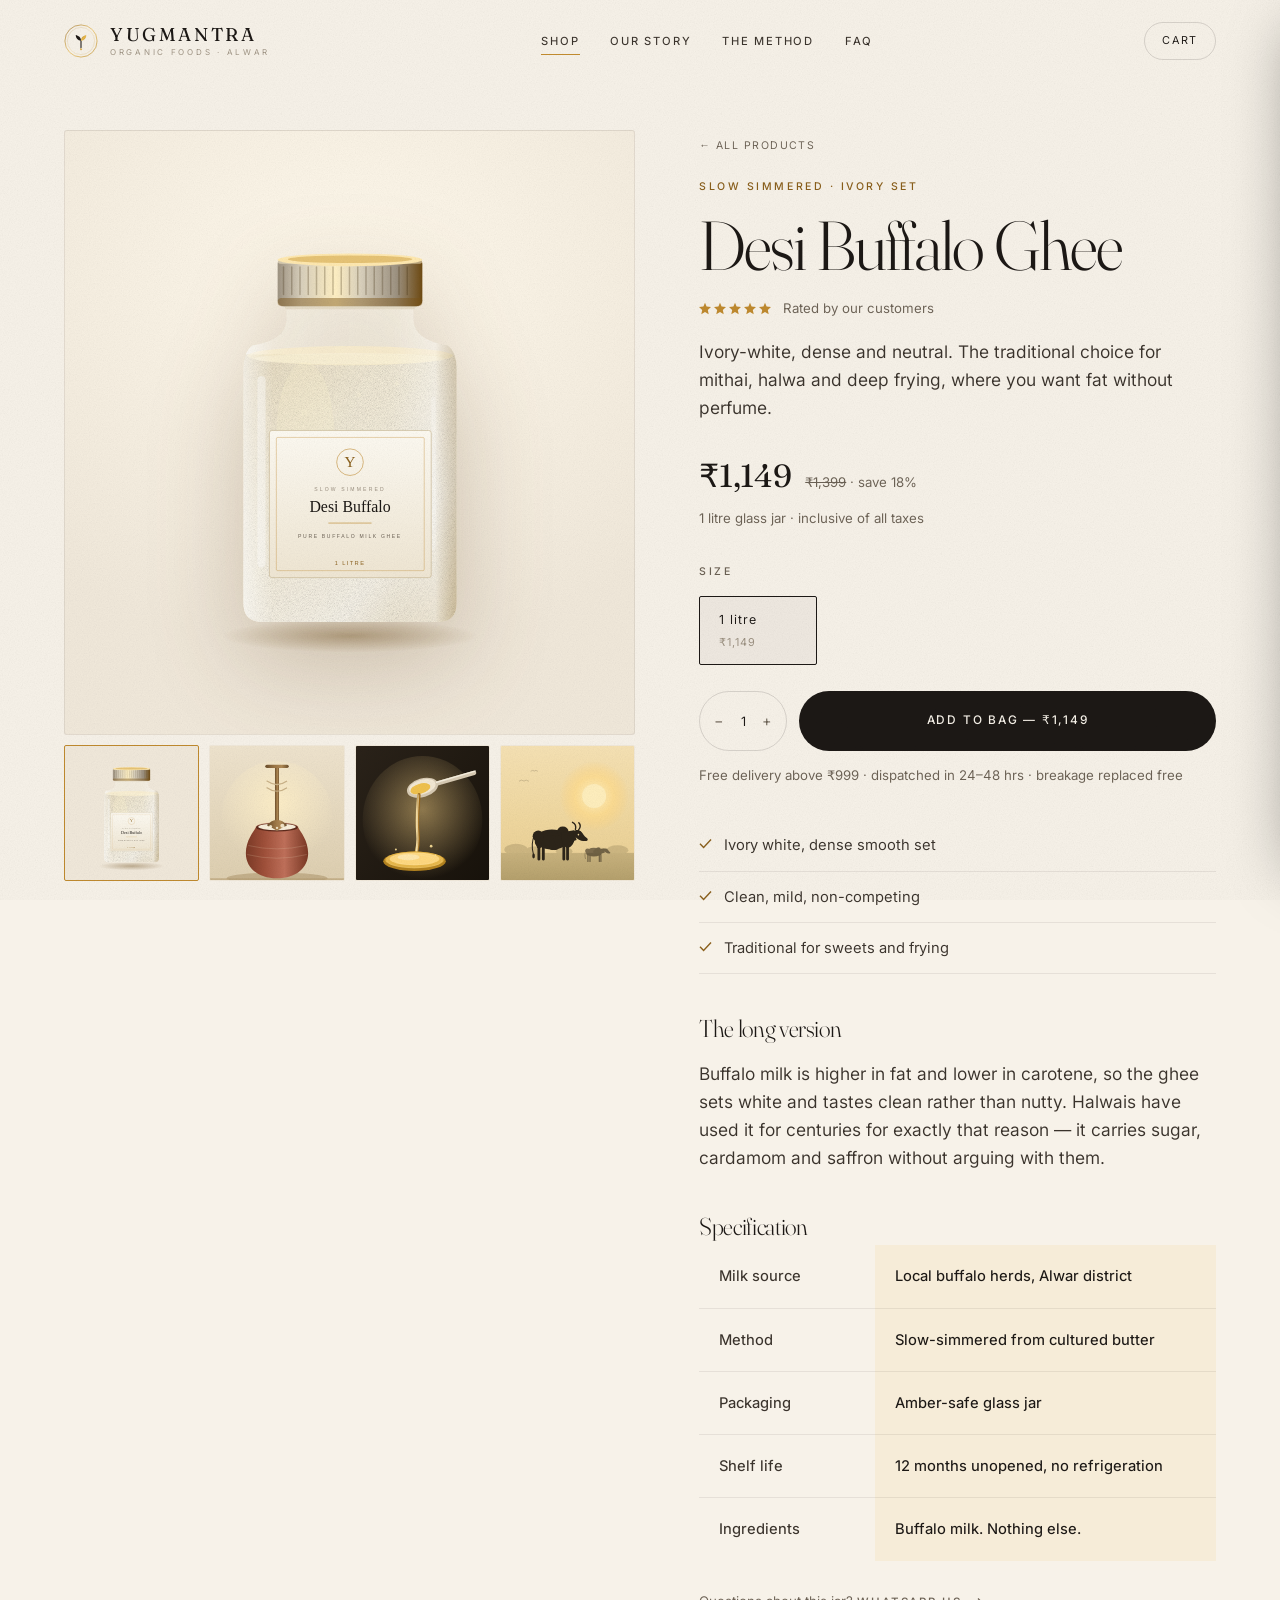
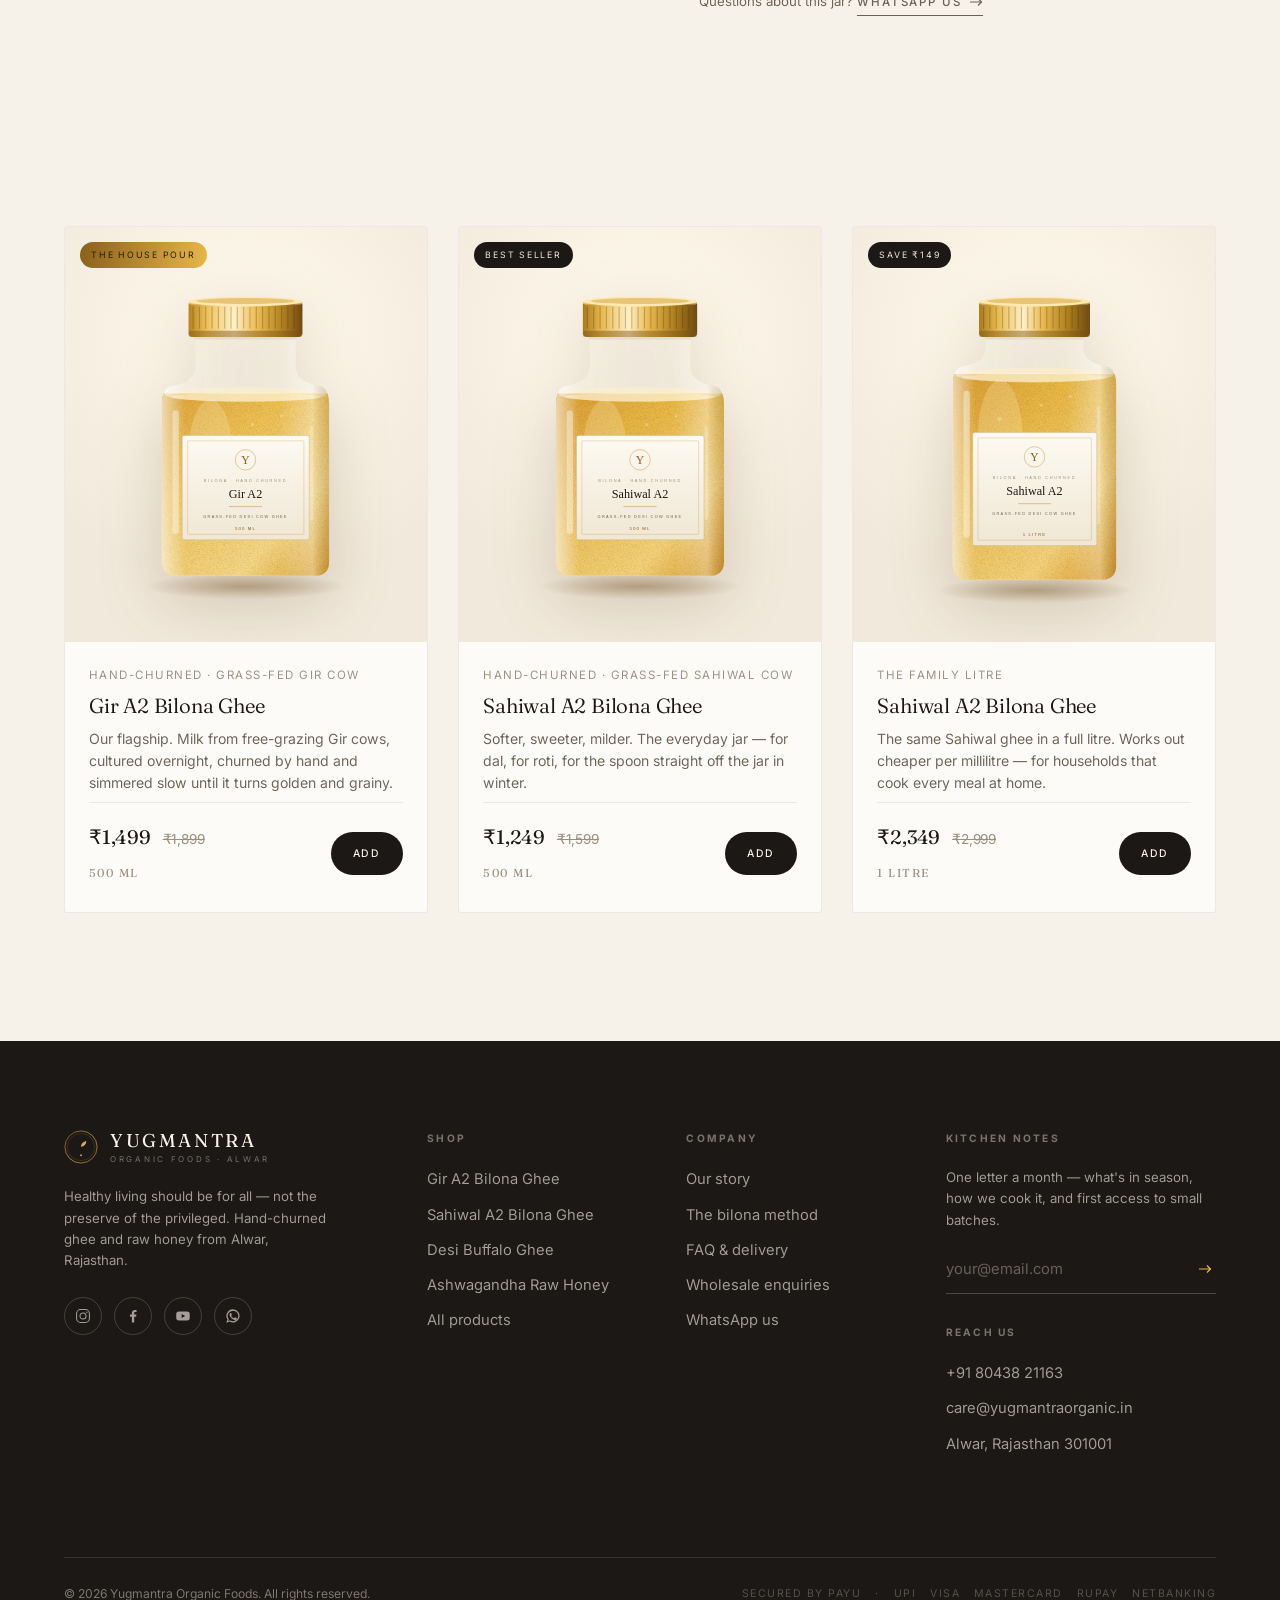
<file: product-desi-buffalo-ghee.html>
<!DOCTYPE html>
<html lang="en">
<head>
<meta charset="utf-8">
<meta name="viewport" content="width=device-width, initial-scale=1">
<title>Desi Buffalo Ghee 1 litre — Yugmantra Organic</title>
<meta name="description" content="Ivory-white, dense and neutral. The traditional choice for mithai, halwa and deep frying, where you want fat without perfume.">
<meta name="theme-color" content="#F7F2E9">
<meta property="og:title" content="Desi Buffalo Ghee 1 litre — Yugmantra Organic">
<meta property="og:description" content="Ivory-white, dense and neutral. The traditional choice for mithai, halwa and deep frying, where you want fat without perfume.">
<meta property="og:type" content="website">
<link rel="icon" href="mark.svg" type="image/svg+xml">
<link rel="preload" href="fraunces.woff2" as="font" type="font/woff2" crossorigin>
<link rel="preload" href="inter.woff2" as="font" type="font/woff2" crossorigin>
<link rel="stylesheet" href="site.css">
</head>
<body data-page="product">

<header class="hdr">
  <div class="hdr__in">
    <a class="brandmark" href="index.html" aria-label="Yugmantra Organic — home">
        <img src="mark.svg" alt="" width="60" height="60">
        <span class="brandmark__txt">
          <span class="brandmark__name">Yugmantra</span>
          <span class="brandmark__sub">Organic Foods · Alwar</span>
        </span>
      </a>
    <nav class="nav" aria-label="Primary">
        <a href="shop.html" aria-current="page">Shop</a>
        <a href="story.html">Our Story</a>
        <a href="index.html#method">The Method</a>
        <a href="index.html#faq">FAQ</a>
    </nav>
    <div class="hdr__act">
      <button class="cartbtn" data-cart-open>
        Cart <span class="cartbtn__n hide" data-cart-count>0</span>
      </button>
      <button class="burger" data-burger aria-label="Menu"><span></span></button>
    </div>
  </div>
</header>

<nav class="mnav" aria-label="Mobile">
  <a href="shop.html" style="--d:.10s">Shop</a>
  <a href="story.html" style="--d:.16s">Our Story</a>
  <a href="index.html#method" style="--d:.22s">The Method</a>
  <a href="index.html#faq" style="--d:.28s">FAQ</a>
  <a href="index.html#contact" style="--d:.34s">Contact</a>
</nav>

<script type="application/ld+json">{"@context": "https://schema.org", "@type": "Product", "name": "Desi Buffalo Ghee", "description": "Ivory-white, dense and neutral. The traditional choice for mithai, halwa and deep frying, where you want fat without perfume.", "brand": {"@type": "Brand", "name": "Yugmantra Organic Foods"}, "sku": "BUF-1000", "offers": {"@type": "Offer", "priceCurrency": "INR", "price": 1149, "availability": "https://schema.org/InStock"}}</script>
<main>
  <div class="wrap pdp">

    <div class="pdp__gal">
      <div class="pdp__hero rv">
        <img src="jar-buffalo.svg" alt="Desi Buffalo Ghee in a glass jar" width="520" height="700">
      </div>
      <div class="thumbs rv rv-d1">
        <span class="thumb thumb--jar on"><img src="jar-buffalo.svg" alt=""></span>
        <span class="thumb"><img src="plate-bilona.svg" alt=""></span>
        <span class="thumb"><img src="plate-pour.svg" alt=""></span>
        <span class="thumb"><img src="plate-cow.svg" alt=""></span>
      </div>
    </div>

    <div>
      <a class="small" href="shop.html" style="letter-spacing:.14em; text-transform:uppercase; font-size:.66rem">← All products</a>
      <span class="eyebrow eyebrow--gold rv" style="display:block; margin-top:22px">Slow simmered · Ivory set</span>
      <h1 class="display d2 rv rv-d1" style="margin:14px 0 18px">Desi Buffalo Ghee</h1>

      <div class="stars rv rv-d1" style="margin-bottom:18px"><svg width="12" height="12" viewBox="0 0 12 12" fill="currentColor"><path d="M6 0l1.6 3.9L12 4.4 8.8 7.3l.9 4.3L6 9.4l-3.7 2.2.9-4.3L0 4.4l4.4-.5z"/></svg><svg width="12" height="12" viewBox="0 0 12 12" fill="currentColor"><path d="M6 0l1.6 3.9L12 4.4 8.8 7.3l.9 4.3L6 9.4l-3.7 2.2.9-4.3L0 4.4l4.4-.5z"/></svg><svg width="12" height="12" viewBox="0 0 12 12" fill="currentColor"><path d="M6 0l1.6 3.9L12 4.4 8.8 7.3l.9 4.3L6 9.4l-3.7 2.2.9-4.3L0 4.4l4.4-.5z"/></svg><svg width="12" height="12" viewBox="0 0 12 12" fill="currentColor"><path d="M6 0l1.6 3.9L12 4.4 8.8 7.3l.9 4.3L6 9.4l-3.7 2.2.9-4.3L0 4.4l4.4-.5z"/></svg><svg width="12" height="12" viewBox="0 0 12 12" fill="currentColor"><path d="M6 0l1.6 3.9L12 4.4 8.8 7.3l.9 4.3L6 9.4l-3.7 2.2.9-4.3L0 4.4l4.4-.5z"/></svg> <span class="small" style="margin-left:9px">Rated by our customers</span></div>

      <p class="lede rv rv-d2">Ivory-white, dense and neutral. The traditional choice for mithai, halwa and deep frying, where you want fat without perfume.</p>

      <div class="rv rv-d2" style="display:flex; align-items:baseline; gap:14px; margin:28px 0 6px">
        <span class="price" style="font-size:2rem">₹1,149</span>
        <span class="small"><s>₹1,399</s> · save 18%</span>
      </div>
      <p class="small rv rv-d2" style="margin-bottom:26px">1 litre glass jar · inclusive of all taxes</p>

      <div class="rv rv-d3"><div><span class="eyebrow">Size</span><div class="opts"><span class="opt on">1 litre<small>₹1,149</small></span></div></div></div>

      <div class="rv rv-d3" style="display:flex; gap:12px; align-items:stretch; margin-top:26px; flex-wrap:wrap">
        <div class="qty" style="margin:0; padding:4px 6px">
          <button data-qty-dn aria-label="Decrease">−</button>
          <span data-qty-val>1</span>
          <button data-qty-up aria-label="Increase">+</button>
        </div>
        <button class="btn btn--lg" data-add="BUF-1000" style="flex:1; min-width:200px">Add to bag — ₹1,149</button>
      </div>
      <p class="small rv rv-d3" style="margin-top:14px">
        Free delivery above ₹999 · dispatched in 24–48 hrs · breakage replaced free
      </p>

      <ul class="acc-list rv rv-d4" style="margin-top:34px"><li><svg width="13" height="13" viewBox="0 0 13 13" fill="none" stroke="currentColor" stroke-width="1.4"><path d="M1 6.8 4.6 10.4 12 2.6"/></svg> <span>Ivory white, dense smooth set</span></li><li><svg width="13" height="13" viewBox="0 0 13 13" fill="none" stroke="currentColor" stroke-width="1.4"><path d="M1 6.8 4.6 10.4 12 2.6"/></svg> <span>Clean, mild, non-competing</span></li><li><svg width="13" height="13" viewBox="0 0 13 13" fill="none" stroke="currentColor" stroke-width="1.4"><path d="M1 6.8 4.6 10.4 12 2.6"/></svg> <span>Traditional for sweets and frying</span></li></ul>

      <div class="rv rv-d4" style="margin-top:40px">
        <h2 class="display d4" style="margin-bottom:16px">The long version</h2>
        <div class="lede"><p style='margin-bottom:18px'>Buffalo milk is higher in fat and lower in carotene, so the ghee sets white and tastes clean rather than nutty. Halwais have used it for centuries for exactly that reason — it carries sugar, cardamom and saffron without arguing with them.</p></div>
      </div>

      <div class="rv rv-d5" style="margin-top:40px">
        <h2 class="display d4" style="margin-bottom:4px">Specification</h2>
        <table class="cmp"><tbody><tr><th>Milk source</th><td colspan='2'>Local buffalo herds, Alwar district</td></tr><tr><th>Method</th><td colspan='2'>Slow-simmered from cultured butter</td></tr><tr><th>Packaging</th><td colspan='2'>Amber-safe glass jar</td></tr><tr><th>Shelf life</th><td colspan='2'>12 months unopened, no refrigeration</td></tr><tr><th>Ingredients</th><td colspan='2'>Buffalo milk. Nothing else.</td></tr></tbody></table>
      </div>

      <p class="small rv" style="margin-top:30px">
        Questions about this jar? <a class="tlink" href="https://wa.me/918043821163" target="_blank" rel="noopener">WhatsApp us <svg width="13" height="10" viewBox="0 0 13 10" fill="none" stroke="currentColor" stroke-width="1.2"><path d="M0 5h11.5M8 1.5 11.5 5 8 8.5"/></svg></a>
      </p>
    </div>
  </div>

  <section class="section">
    <div class="wrap">
      <div class="sechead"><span class="eyebrow eyebrow--gold rv">Also Consider</span></div>
      <div class="prods">
      <article class="pcard rv rv-d1">
        <a class="pcard__media" href="product-gir-a2-ghee.html" aria-label="Gir A2 Bilona Ghee">
          <span class="pcard__tag pcard__tag--gold">The house pour</span>
          <img src="jar-gir.svg" alt="Gir A2 Bilona Ghee in a glass jar" loading="lazy">
        </a>
        <div class="pcard__body">
          <span class="pcard__meta">Hand-churned · Grass-fed Gir cow</span>
          <h3 class="pcard__name"><a href="product-gir-a2-ghee.html">Gir A2 Bilona Ghee</a></h3>
          <p class="pcard__desc">Our flagship. Milk from free-grazing Gir cows, cultured overnight, churned by hand and simmered slow until it turns golden and grainy.</p>
          <div class="pcard__foot">
            <span class="price">₹1,499 <s>₹1,899</s><br><span class="pcard__meta">500 ml</span></span>
            <button class="btn" data-add="GIR-A2-500">Add</button>
          </div>
        </div>
      </article>

      <article class="pcard rv rv-d2">
        <a class="pcard__media" href="product-sahiwal-a2-ghee.html" aria-label="Sahiwal A2 Bilona Ghee">
          <span class="pcard__tag">Best seller</span>
          <img src="jar-sahiwal.svg" alt="Sahiwal A2 Bilona Ghee in a glass jar" loading="lazy">
        </a>
        <div class="pcard__body">
          <span class="pcard__meta">Hand-churned · Grass-fed Sahiwal cow</span>
          <h3 class="pcard__name"><a href="product-sahiwal-a2-ghee.html">Sahiwal A2 Bilona Ghee</a></h3>
          <p class="pcard__desc">Softer, sweeter, milder. The everyday jar — for dal, for roti, for the spoon straight off the jar in winter.</p>
          <div class="pcard__foot">
            <span class="price">₹1,249 <s>₹1,599</s><br><span class="pcard__meta">500 ml</span></span>
            <button class="btn" data-add="SAH-A2-500">Add</button>
          </div>
        </div>
      </article>

      <article class="pcard rv rv-d3">
        <a class="pcard__media" href="product-sahiwal-a2-ghee-litre.html" aria-label="Sahiwal A2 Bilona Ghee">
          <span class="pcard__tag">Save ₹149</span>
          <img src="jar-sahiwal-1l.svg" alt="Sahiwal A2 Bilona Ghee in a glass jar" loading="lazy">
        </a>
        <div class="pcard__body">
          <span class="pcard__meta">The family litre</span>
          <h3 class="pcard__name"><a href="product-sahiwal-a2-ghee-litre.html">Sahiwal A2 Bilona Ghee</a></h3>
          <p class="pcard__desc">The same Sahiwal ghee in a full litre. Works out cheaper per millilitre — for households that cook every meal at home.</p>
          <div class="pcard__foot">
            <span class="price">₹2,349 <s>₹2,999</s><br><span class="pcard__meta">1 litre</span></span>
            <button class="btn" data-add="SAH-A2-1000">Add</button>
          </div>
        </div>
      </article></div>
    </div>
  </section>
</main>

<div class="scrim" data-cart-close></div>
<aside class="drawer" aria-label="Cart">
  <div class="drawer__hd">
    <h3>Your Order</h3>
    <button class="xbtn" data-cart-close aria-label="Close">
      <svg width="14" height="14" viewBox="0 0 14 14" stroke="currentColor" stroke-width="1.3"><path d="M1 1l12 12M13 1L1 13"/></svg>
    </button>
  </div>
  <div class="drawer__body" data-cart-body></div>
  <div class="drawer__ft hide" data-cart-foot>
    <div class="crow"><span>Subtotal</span><span data-sub>₹0</span></div>
    <div class="crow"><span>Delivery</span><span data-ship>—</span></div>
    <div class="crow crow--tot"><span>Total</span><b data-tot>₹0</b></div>
    <p class="small" style="margin:6px 0 16px" data-freeship></p>
    <a class="btn btn--block" href="checkout.html">Secure Checkout <svg width="13" height="10" viewBox="0 0 13 10" fill="none" stroke="currentColor" stroke-width="1.2"><path d="M0 5h11.5M8 1.5 11.5 5 8 8.5"/></svg></a>
    <p class="small center" style="margin-top:14px">Payments by PayU · UPI, cards, netbanking &amp; wallets</p>
  </div>
</aside>

<footer class="ftr" id="contact">
  <div class="wrap">
    <div class="ftr__top">
      <div>
        <a class="brandmark" href="index.html" aria-label="Yugmantra Organic — home">
        <img src="mark.svg" alt="" width="60" height="60">
        <span class="brandmark__txt">
          <span class="brandmark__name">Yugmantra</span>
          <span class="brandmark__sub">Organic Foods · Alwar</span>
        </span>
      </a>
        <p class="small" style="max-width:34ch; margin-top:22px; color:rgba(247,242,233,.62)">
          Healthy living should be for all — not the preserve of the privileged.
          Hand-churned ghee and raw honey from Alwar, Rajasthan.
        </p>
        <div class="socials">
          <a href="https://www.instagram.com/yugmantraorganic/" aria-label="Instagram" target="_blank" rel="noopener">
            <svg width="16" height="16" viewBox="0 0 20 20" fill="none" stroke="currentColor" stroke-width="1.3"><rect x="2" y="2" width="16" height="16" rx="5"/><circle cx="10" cy="10" r="3.8"/><circle cx="14.8" cy="5.2" r=".9" fill="currentColor" stroke="none"/></svg>
          </a>
          <a href="https://www.facebook.com/yugmantraorganic/" aria-label="Facebook" target="_blank" rel="noopener">
            <svg width="16" height="16" viewBox="0 0 20 20" fill="currentColor"><path d="M11.5 18v-7h2.4l.4-2.8h-2.8V6.4c0-.8.2-1.4 1.4-1.4h1.5V2.6C14.1 2.5 13.2 2.4 12.2 2.4c-2.1 0-3.6 1.3-3.6 3.7v2.1H6.2V11h2.4v7z"/></svg>
          </a>
          <a href="https://www.youtube.com/@YugmantraOrganic" aria-label="YouTube" target="_blank" rel="noopener">
            <svg width="16" height="16" viewBox="0 0 20 20" fill="currentColor"><path d="M18.2 6.2a2.1 2.1 0 0 0-1.5-1.5C15.4 4.4 10 4.4 10 4.4s-5.4 0-6.7.3A2.1 2.1 0 0 0 1.8 6.2C1.5 7.5 1.5 10 1.5 10s0 2.5.3 3.8a2.1 2.1 0 0 0 1.5 1.5c1.3.3 6.7.3 6.7.3s5.4 0 6.7-.3a2.1 2.1 0 0 0 1.5-1.5c.3-1.3.3-3.8.3-3.8s0-2.5-.3-3.8zM8.3 12.6V7.4l4.5 2.6z"/></svg>
          </a>
          <a href="https://wa.me/918043821163" aria-label="WhatsApp" target="_blank" rel="noopener">
            <svg width="16" height="16" viewBox="0 0 20 20" fill="currentColor"><path d="M10 1.7a8.2 8.2 0 0 0-7 12.5L1.7 18.3l4.2-1.3A8.2 8.2 0 1 0 10 1.7zm0 1.6a6.6 6.6 0 1 1-3.4 12.2l-.3-.2-2.5.8.8-2.4-.2-.3A6.6 6.6 0 0 1 10 3.3zm-2.9 3c-.2 0-.4 0-.6.3-.2.3-.8.8-.8 1.9s.8 2.2.9 2.4c.1.1 1.5 2.5 3.8 3.4 1.9.8 2.3.6 2.7.6.4 0 1.3-.5 1.5-1.1.2-.5.2-1 .1-1.1l-.5-.3-1.5-.7c-.2-.1-.4-.1-.5.1l-.7.9c-.1.2-.3.2-.5.1-.2-.1-1-.4-1.9-1.2-.7-.6-1.2-1.4-1.3-1.6-.1-.2 0-.3.1-.4l.4-.5.2-.4v-.4l-.7-1.7c-.2-.4-.4-.3-.5-.3z"/></svg>
          </a>
        </div>
      </div>

      <div>
        <h4 class="ftr__h">Shop</h4>
        <ul>
          <li><a href="product-gir-a2-ghee.html">Gir A2 Bilona Ghee</a></li>
          <li><a href="product-sahiwal-a2-ghee.html">Sahiwal A2 Bilona Ghee</a></li>
          <li><a href="product-desi-buffalo-ghee.html">Desi Buffalo Ghee</a></li>
          <li><a href="product-ashwagandha-raw-honey.html">Ashwagandha Raw Honey</a></li>
          <li><a href="shop.html">All products</a></li>
        </ul>
      </div>

      <div>
        <h4 class="ftr__h">Company</h4>
        <ul>
          <li><a href="story.html">Our story</a></li>
          <li><a href="index.html#method">The bilona method</a></li>
          <li><a href="index.html#faq">FAQ &amp; delivery</a></li>
          <li><a href="mailto:care@yugmantraorganic.in">Wholesale enquiries</a></li>
          <li><a href="https://wa.me/918043821163" target="_blank" rel="noopener">WhatsApp us</a></li>
        </ul>
      </div>

      <div>
        <h4 class="ftr__h">Kitchen Notes</h4>
        <p class="small" style="color:rgba(247,242,233,.62); margin-bottom:14px">
          One letter a month — what's in season, how we cook it, and first access to small batches.
        </p>
        <form class="nl" onsubmit="event.preventDefault(); this.querySelector('input').value=''; this.nextElementSibling.hidden=false;">
          <input type="email" required placeholder="your@email.com" aria-label="Email address">
          <button type="submit" aria-label="Subscribe"><svg width="13" height="10" viewBox="0 0 13 10" fill="none" stroke="currentColor" stroke-width="1.2"><path d="M0 5h11.5M8 1.5 11.5 5 8 8.5"/></svg></button>
        </form>
        <p class="small" hidden style="margin-top:10px; color:#E8B84B">Thank you — you're on the list.</p>
        <h4 class="ftr__h" style="margin-top:30px">Reach Us</h4>
        <ul>
          <li><a href="tel:+918043821163">+91 80438 21163</a></li>
          <li><a href="mailto:care@yugmantraorganic.in">care@yugmantraorganic.in</a></li>
          <li style="color:rgba(247,242,233,.62)">Alwar, Rajasthan 301001</li>
        </ul>
      </div>
    </div>

    <div class="ftr__bot">
      <span>© <span data-year>2026</span> Yugmantra Organic Foods. All rights reserved.</span>
      <div class="paylogos"><span>Secured by PayU</span><span>·</span><span>UPI</span><span>Visa</span><span>Mastercard</span><span>Rupay</span><span>Netbanking</span></div>
    </div>
  </div>
</footer>

<script src="catalog.js"></script>
<script src="site.js"></script>
</body>
</html>
</file>
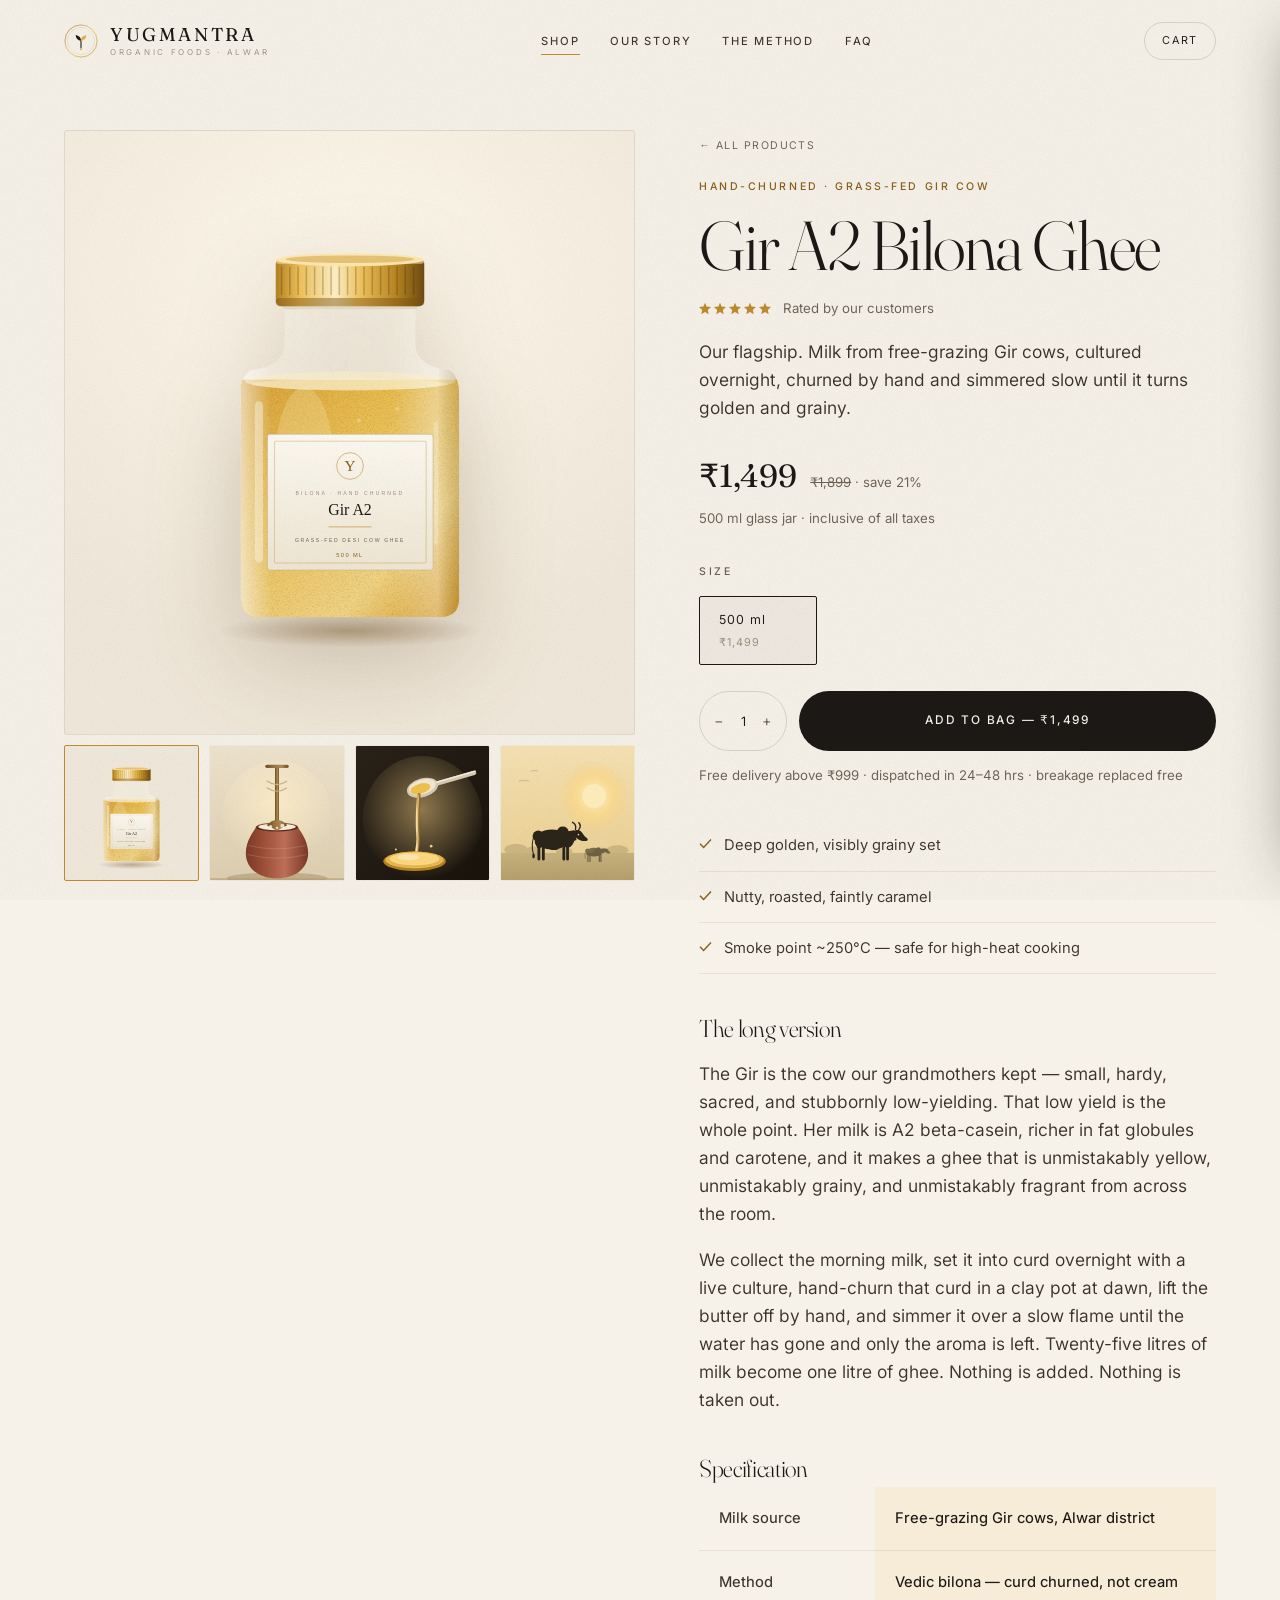
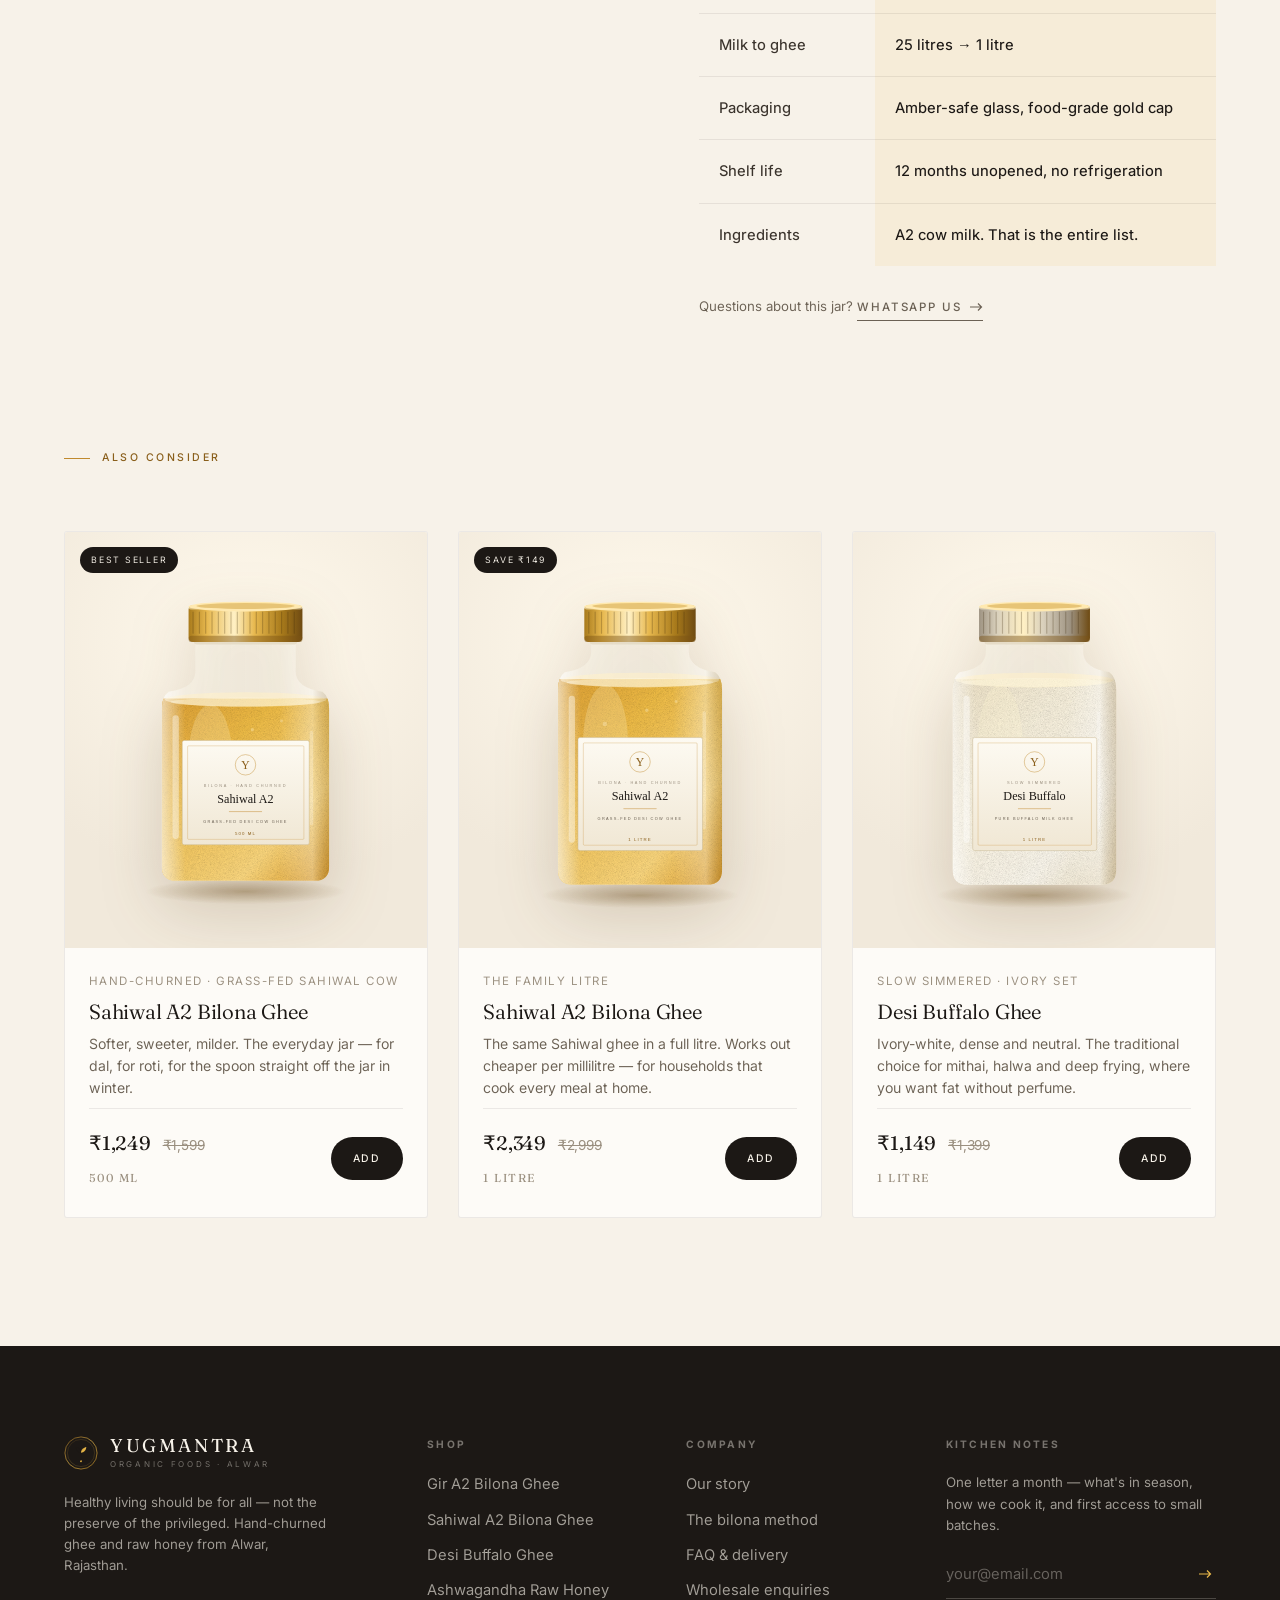
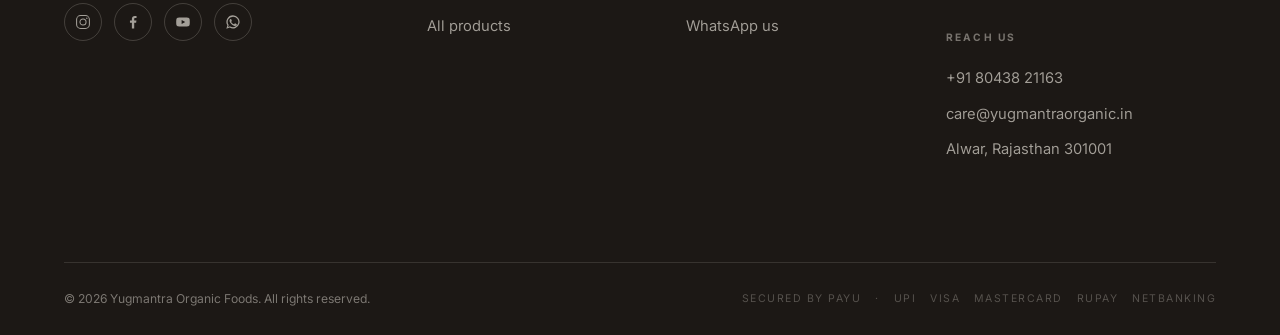
<file: product-gir-a2-ghee.html>
<!DOCTYPE html>
<html lang="en">
<head>
<meta charset="utf-8">
<meta name="viewport" content="width=device-width, initial-scale=1">
<title>Gir A2 Bilona Ghee 500 ml — Yugmantra Organic</title>
<meta name="description" content="Our flagship. Milk from free-grazing Gir cows, cultured overnight, churned by hand and simmered slow until it turns golden and grainy.">
<meta name="theme-color" content="#F7F2E9">
<meta property="og:title" content="Gir A2 Bilona Ghee 500 ml — Yugmantra Organic">
<meta property="og:description" content="Our flagship. Milk from free-grazing Gir cows, cultured overnight, churned by hand and simmered slow until it turns golden and grainy.">
<meta property="og:type" content="website">
<link rel="icon" href="mark.svg" type="image/svg+xml">
<link rel="preload" href="fraunces.woff2" as="font" type="font/woff2" crossorigin>
<link rel="preload" href="inter.woff2" as="font" type="font/woff2" crossorigin>
<link rel="stylesheet" href="site.css">
</head>
<body data-page="product">

<header class="hdr">
  <div class="hdr__in">
    <a class="brandmark" href="index.html" aria-label="Yugmantra Organic — home">
        <img src="mark.svg" alt="" width="60" height="60">
        <span class="brandmark__txt">
          <span class="brandmark__name">Yugmantra</span>
          <span class="brandmark__sub">Organic Foods · Alwar</span>
        </span>
      </a>
    <nav class="nav" aria-label="Primary">
        <a href="shop.html" aria-current="page">Shop</a>
        <a href="story.html">Our Story</a>
        <a href="index.html#method">The Method</a>
        <a href="index.html#faq">FAQ</a>
    </nav>
    <div class="hdr__act">
      <button class="cartbtn" data-cart-open>
        Cart <span class="cartbtn__n hide" data-cart-count>0</span>
      </button>
      <button class="burger" data-burger aria-label="Menu"><span></span></button>
    </div>
  </div>
</header>

<nav class="mnav" aria-label="Mobile">
  <a href="shop.html" style="--d:.10s">Shop</a>
  <a href="story.html" style="--d:.16s">Our Story</a>
  <a href="index.html#method" style="--d:.22s">The Method</a>
  <a href="index.html#faq" style="--d:.28s">FAQ</a>
  <a href="index.html#contact" style="--d:.34s">Contact</a>
</nav>

<script type="application/ld+json">{"@context": "https://schema.org", "@type": "Product", "name": "Gir A2 Bilona Ghee", "description": "Our flagship. Milk from free-grazing Gir cows, cultured overnight, churned by hand and simmered slow until it turns golden and grainy.", "brand": {"@type": "Brand", "name": "Yugmantra Organic Foods"}, "sku": "GIR-A2-500", "offers": {"@type": "Offer", "priceCurrency": "INR", "price": 1499, "availability": "https://schema.org/InStock"}}</script>
<main>
  <div class="wrap pdp">

    <div class="pdp__gal">
      <div class="pdp__hero rv">
        <img src="jar-gir.svg" alt="Gir A2 Bilona Ghee in a glass jar" width="520" height="700">
      </div>
      <div class="thumbs rv rv-d1">
        <span class="thumb thumb--jar on"><img src="jar-gir.svg" alt=""></span>
        <span class="thumb"><img src="plate-bilona.svg" alt=""></span>
        <span class="thumb"><img src="plate-pour.svg" alt=""></span>
        <span class="thumb"><img src="plate-cow.svg" alt=""></span>
      </div>
    </div>

    <div>
      <a class="small" href="shop.html" style="letter-spacing:.14em; text-transform:uppercase; font-size:.66rem">← All products</a>
      <span class="eyebrow eyebrow--gold rv" style="display:block; margin-top:22px">Hand-churned · Grass-fed Gir cow</span>
      <h1 class="display d2 rv rv-d1" style="margin:14px 0 18px">Gir A2 Bilona Ghee</h1>

      <div class="stars rv rv-d1" style="margin-bottom:18px"><svg width="12" height="12" viewBox="0 0 12 12" fill="currentColor"><path d="M6 0l1.6 3.9L12 4.4 8.8 7.3l.9 4.3L6 9.4l-3.7 2.2.9-4.3L0 4.4l4.4-.5z"/></svg><svg width="12" height="12" viewBox="0 0 12 12" fill="currentColor"><path d="M6 0l1.6 3.9L12 4.4 8.8 7.3l.9 4.3L6 9.4l-3.7 2.2.9-4.3L0 4.4l4.4-.5z"/></svg><svg width="12" height="12" viewBox="0 0 12 12" fill="currentColor"><path d="M6 0l1.6 3.9L12 4.4 8.8 7.3l.9 4.3L6 9.4l-3.7 2.2.9-4.3L0 4.4l4.4-.5z"/></svg><svg width="12" height="12" viewBox="0 0 12 12" fill="currentColor"><path d="M6 0l1.6 3.9L12 4.4 8.8 7.3l.9 4.3L6 9.4l-3.7 2.2.9-4.3L0 4.4l4.4-.5z"/></svg><svg width="12" height="12" viewBox="0 0 12 12" fill="currentColor"><path d="M6 0l1.6 3.9L12 4.4 8.8 7.3l.9 4.3L6 9.4l-3.7 2.2.9-4.3L0 4.4l4.4-.5z"/></svg> <span class="small" style="margin-left:9px">Rated by our customers</span></div>

      <p class="lede rv rv-d2">Our flagship. Milk from free-grazing Gir cows, cultured overnight, churned by hand and simmered slow until it turns golden and grainy.</p>

      <div class="rv rv-d2" style="display:flex; align-items:baseline; gap:14px; margin:28px 0 6px">
        <span class="price" style="font-size:2rem">₹1,499</span>
        <span class="small"><s>₹1,899</s> · save 21%</span>
      </div>
      <p class="small rv rv-d2" style="margin-bottom:26px">500 ml glass jar · inclusive of all taxes</p>

      <div class="rv rv-d3"><div><span class="eyebrow">Size</span><div class="opts"><span class="opt on">500 ml<small>₹1,499</small></span></div></div></div>

      <div class="rv rv-d3" style="display:flex; gap:12px; align-items:stretch; margin-top:26px; flex-wrap:wrap">
        <div class="qty" style="margin:0; padding:4px 6px">
          <button data-qty-dn aria-label="Decrease">−</button>
          <span data-qty-val>1</span>
          <button data-qty-up aria-label="Increase">+</button>
        </div>
        <button class="btn btn--lg" data-add="GIR-A2-500" style="flex:1; min-width:200px">Add to bag — ₹1,499</button>
      </div>
      <p class="small rv rv-d3" style="margin-top:14px">
        Free delivery above ₹999 · dispatched in 24–48 hrs · breakage replaced free
      </p>

      <ul class="acc-list rv rv-d4" style="margin-top:34px"><li><svg width="13" height="13" viewBox="0 0 13 13" fill="none" stroke="currentColor" stroke-width="1.4"><path d="M1 6.8 4.6 10.4 12 2.6"/></svg> <span>Deep golden, visibly grainy set</span></li><li><svg width="13" height="13" viewBox="0 0 13 13" fill="none" stroke="currentColor" stroke-width="1.4"><path d="M1 6.8 4.6 10.4 12 2.6"/></svg> <span>Nutty, roasted, faintly caramel</span></li><li><svg width="13" height="13" viewBox="0 0 13 13" fill="none" stroke="currentColor" stroke-width="1.4"><path d="M1 6.8 4.6 10.4 12 2.6"/></svg> <span>Smoke point ~250°C — safe for high-heat cooking</span></li></ul>

      <div class="rv rv-d4" style="margin-top:40px">
        <h2 class="display d4" style="margin-bottom:16px">The long version</h2>
        <div class="lede"><p style='margin-bottom:18px'>The Gir is the cow our grandmothers kept — small, hardy, sacred, and stubbornly low-yielding. That low yield is the whole point. Her milk is A2 beta-casein, richer in fat globules and carotene, and it makes a ghee that is unmistakably yellow, unmistakably grainy, and unmistakably fragrant from across the room.</p><p style='margin-bottom:18px'>We collect the morning milk, set it into curd overnight with a live culture, hand-churn that curd in a clay pot at dawn, lift the butter off by hand, and simmer it over a slow flame until the water has gone and only the aroma is left. Twenty-five litres of milk become one litre of ghee. Nothing is added. Nothing is taken out.</p></div>
      </div>

      <div class="rv rv-d5" style="margin-top:40px">
        <h2 class="display d4" style="margin-bottom:4px">Specification</h2>
        <table class="cmp"><tbody><tr><th>Milk source</th><td colspan='2'>Free-grazing Gir cows, Alwar district</td></tr><tr><th>Method</th><td colspan='2'>Vedic bilona — curd churned, not cream</td></tr><tr><th>Milk to ghee</th><td colspan='2'>25 litres → 1 litre</td></tr><tr><th>Packaging</th><td colspan='2'>Amber-safe glass, food-grade gold cap</td></tr><tr><th>Shelf life</th><td colspan='2'>12 months unopened, no refrigeration</td></tr><tr><th>Ingredients</th><td colspan='2'>A2 cow milk. That is the entire list.</td></tr></tbody></table>
      </div>

      <p class="small rv" style="margin-top:30px">
        Questions about this jar? <a class="tlink" href="https://wa.me/918043821163" target="_blank" rel="noopener">WhatsApp us <svg width="13" height="10" viewBox="0 0 13 10" fill="none" stroke="currentColor" stroke-width="1.2"><path d="M0 5h11.5M8 1.5 11.5 5 8 8.5"/></svg></a>
      </p>
    </div>
  </div>

  <section class="section">
    <div class="wrap">
      <div class="sechead"><span class="eyebrow eyebrow--gold rv">Also Consider</span></div>
      <div class="prods">
      <article class="pcard rv rv-d1">
        <a class="pcard__media" href="product-sahiwal-a2-ghee.html" aria-label="Sahiwal A2 Bilona Ghee">
          <span class="pcard__tag">Best seller</span>
          <img src="jar-sahiwal.svg" alt="Sahiwal A2 Bilona Ghee in a glass jar" loading="lazy">
        </a>
        <div class="pcard__body">
          <span class="pcard__meta">Hand-churned · Grass-fed Sahiwal cow</span>
          <h3 class="pcard__name"><a href="product-sahiwal-a2-ghee.html">Sahiwal A2 Bilona Ghee</a></h3>
          <p class="pcard__desc">Softer, sweeter, milder. The everyday jar — for dal, for roti, for the spoon straight off the jar in winter.</p>
          <div class="pcard__foot">
            <span class="price">₹1,249 <s>₹1,599</s><br><span class="pcard__meta">500 ml</span></span>
            <button class="btn" data-add="SAH-A2-500">Add</button>
          </div>
        </div>
      </article>

      <article class="pcard rv rv-d2">
        <a class="pcard__media" href="product-sahiwal-a2-ghee-litre.html" aria-label="Sahiwal A2 Bilona Ghee">
          <span class="pcard__tag">Save ₹149</span>
          <img src="jar-sahiwal-1l.svg" alt="Sahiwal A2 Bilona Ghee in a glass jar" loading="lazy">
        </a>
        <div class="pcard__body">
          <span class="pcard__meta">The family litre</span>
          <h3 class="pcard__name"><a href="product-sahiwal-a2-ghee-litre.html">Sahiwal A2 Bilona Ghee</a></h3>
          <p class="pcard__desc">The same Sahiwal ghee in a full litre. Works out cheaper per millilitre — for households that cook every meal at home.</p>
          <div class="pcard__foot">
            <span class="price">₹2,349 <s>₹2,999</s><br><span class="pcard__meta">1 litre</span></span>
            <button class="btn" data-add="SAH-A2-1000">Add</button>
          </div>
        </div>
      </article>

      <article class="pcard rv rv-d3">
        <a class="pcard__media" href="product-desi-buffalo-ghee.html" aria-label="Desi Buffalo Ghee">
          
          <img src="jar-buffalo.svg" alt="Desi Buffalo Ghee in a glass jar" loading="lazy">
        </a>
        <div class="pcard__body">
          <span class="pcard__meta">Slow simmered · Ivory set</span>
          <h3 class="pcard__name"><a href="product-desi-buffalo-ghee.html">Desi Buffalo Ghee</a></h3>
          <p class="pcard__desc">Ivory-white, dense and neutral. The traditional choice for mithai, halwa and deep frying, where you want fat without perfume.</p>
          <div class="pcard__foot">
            <span class="price">₹1,149 <s>₹1,399</s><br><span class="pcard__meta">1 litre</span></span>
            <button class="btn" data-add="BUF-1000">Add</button>
          </div>
        </div>
      </article></div>
    </div>
  </section>
</main>

<div class="scrim" data-cart-close></div>
<aside class="drawer" aria-label="Cart">
  <div class="drawer__hd">
    <h3>Your Order</h3>
    <button class="xbtn" data-cart-close aria-label="Close">
      <svg width="14" height="14" viewBox="0 0 14 14" stroke="currentColor" stroke-width="1.3"><path d="M1 1l12 12M13 1L1 13"/></svg>
    </button>
  </div>
  <div class="drawer__body" data-cart-body></div>
  <div class="drawer__ft hide" data-cart-foot>
    <div class="crow"><span>Subtotal</span><span data-sub>₹0</span></div>
    <div class="crow"><span>Delivery</span><span data-ship>—</span></div>
    <div class="crow crow--tot"><span>Total</span><b data-tot>₹0</b></div>
    <p class="small" style="margin:6px 0 16px" data-freeship></p>
    <a class="btn btn--block" href="checkout.html">Secure Checkout <svg width="13" height="10" viewBox="0 0 13 10" fill="none" stroke="currentColor" stroke-width="1.2"><path d="M0 5h11.5M8 1.5 11.5 5 8 8.5"/></svg></a>
    <p class="small center" style="margin-top:14px">Payments by PayU · UPI, cards, netbanking &amp; wallets</p>
  </div>
</aside>

<footer class="ftr" id="contact">
  <div class="wrap">
    <div class="ftr__top">
      <div>
        <a class="brandmark" href="index.html" aria-label="Yugmantra Organic — home">
        <img src="mark.svg" alt="" width="60" height="60">
        <span class="brandmark__txt">
          <span class="brandmark__name">Yugmantra</span>
          <span class="brandmark__sub">Organic Foods · Alwar</span>
        </span>
      </a>
        <p class="small" style="max-width:34ch; margin-top:22px; color:rgba(247,242,233,.62)">
          Healthy living should be for all — not the preserve of the privileged.
          Hand-churned ghee and raw honey from Alwar, Rajasthan.
        </p>
        <div class="socials">
          <a href="https://www.instagram.com/yugmantraorganic/" aria-label="Instagram" target="_blank" rel="noopener">
            <svg width="16" height="16" viewBox="0 0 20 20" fill="none" stroke="currentColor" stroke-width="1.3"><rect x="2" y="2" width="16" height="16" rx="5"/><circle cx="10" cy="10" r="3.8"/><circle cx="14.8" cy="5.2" r=".9" fill="currentColor" stroke="none"/></svg>
          </a>
          <a href="https://www.facebook.com/yugmantraorganic/" aria-label="Facebook" target="_blank" rel="noopener">
            <svg width="16" height="16" viewBox="0 0 20 20" fill="currentColor"><path d="M11.5 18v-7h2.4l.4-2.8h-2.8V6.4c0-.8.2-1.4 1.4-1.4h1.5V2.6C14.1 2.5 13.2 2.4 12.2 2.4c-2.1 0-3.6 1.3-3.6 3.7v2.1H6.2V11h2.4v7z"/></svg>
          </a>
          <a href="https://www.youtube.com/@YugmantraOrganic" aria-label="YouTube" target="_blank" rel="noopener">
            <svg width="16" height="16" viewBox="0 0 20 20" fill="currentColor"><path d="M18.2 6.2a2.1 2.1 0 0 0-1.5-1.5C15.4 4.4 10 4.4 10 4.4s-5.4 0-6.7.3A2.1 2.1 0 0 0 1.8 6.2C1.5 7.5 1.5 10 1.5 10s0 2.5.3 3.8a2.1 2.1 0 0 0 1.5 1.5c1.3.3 6.7.3 6.7.3s5.4 0 6.7-.3a2.1 2.1 0 0 0 1.5-1.5c.3-1.3.3-3.8.3-3.8s0-2.5-.3-3.8zM8.3 12.6V7.4l4.5 2.6z"/></svg>
          </a>
          <a href="https://wa.me/918043821163" aria-label="WhatsApp" target="_blank" rel="noopener">
            <svg width="16" height="16" viewBox="0 0 20 20" fill="currentColor"><path d="M10 1.7a8.2 8.2 0 0 0-7 12.5L1.7 18.3l4.2-1.3A8.2 8.2 0 1 0 10 1.7zm0 1.6a6.6 6.6 0 1 1-3.4 12.2l-.3-.2-2.5.8.8-2.4-.2-.3A6.6 6.6 0 0 1 10 3.3zm-2.9 3c-.2 0-.4 0-.6.3-.2.3-.8.8-.8 1.9s.8 2.2.9 2.4c.1.1 1.5 2.5 3.8 3.4 1.9.8 2.3.6 2.7.6.4 0 1.3-.5 1.5-1.1.2-.5.2-1 .1-1.1l-.5-.3-1.5-.7c-.2-.1-.4-.1-.5.1l-.7.9c-.1.2-.3.2-.5.1-.2-.1-1-.4-1.9-1.2-.7-.6-1.2-1.4-1.3-1.6-.1-.2 0-.3.1-.4l.4-.5.2-.4v-.4l-.7-1.7c-.2-.4-.4-.3-.5-.3z"/></svg>
          </a>
        </div>
      </div>

      <div>
        <h4 class="ftr__h">Shop</h4>
        <ul>
          <li><a href="product-gir-a2-ghee.html">Gir A2 Bilona Ghee</a></li>
          <li><a href="product-sahiwal-a2-ghee.html">Sahiwal A2 Bilona Ghee</a></li>
          <li><a href="product-desi-buffalo-ghee.html">Desi Buffalo Ghee</a></li>
          <li><a href="product-ashwagandha-raw-honey.html">Ashwagandha Raw Honey</a></li>
          <li><a href="shop.html">All products</a></li>
        </ul>
      </div>

      <div>
        <h4 class="ftr__h">Company</h4>
        <ul>
          <li><a href="story.html">Our story</a></li>
          <li><a href="index.html#method">The bilona method</a></li>
          <li><a href="index.html#faq">FAQ &amp; delivery</a></li>
          <li><a href="mailto:care@yugmantraorganic.in">Wholesale enquiries</a></li>
          <li><a href="https://wa.me/918043821163" target="_blank" rel="noopener">WhatsApp us</a></li>
        </ul>
      </div>

      <div>
        <h4 class="ftr__h">Kitchen Notes</h4>
        <p class="small" style="color:rgba(247,242,233,.62); margin-bottom:14px">
          One letter a month — what's in season, how we cook it, and first access to small batches.
        </p>
        <form class="nl" onsubmit="event.preventDefault(); this.querySelector('input').value=''; this.nextElementSibling.hidden=false;">
          <input type="email" required placeholder="your@email.com" aria-label="Email address">
          <button type="submit" aria-label="Subscribe"><svg width="13" height="10" viewBox="0 0 13 10" fill="none" stroke="currentColor" stroke-width="1.2"><path d="M0 5h11.5M8 1.5 11.5 5 8 8.5"/></svg></button>
        </form>
        <p class="small" hidden style="margin-top:10px; color:#E8B84B">Thank you — you're on the list.</p>
        <h4 class="ftr__h" style="margin-top:30px">Reach Us</h4>
        <ul>
          <li><a href="tel:+918043821163">+91 80438 21163</a></li>
          <li><a href="mailto:care@yugmantraorganic.in">care@yugmantraorganic.in</a></li>
          <li style="color:rgba(247,242,233,.62)">Alwar, Rajasthan 301001</li>
        </ul>
      </div>
    </div>

    <div class="ftr__bot">
      <span>© <span data-year>2026</span> Yugmantra Organic Foods. All rights reserved.</span>
      <div class="paylogos"><span>Secured by PayU</span><span>·</span><span>UPI</span><span>Visa</span><span>Mastercard</span><span>Rupay</span><span>Netbanking</span></div>
    </div>
  </div>
</footer>

<script src="catalog.js"></script>
<script src="site.js"></script>
</body>
</html>
</file>
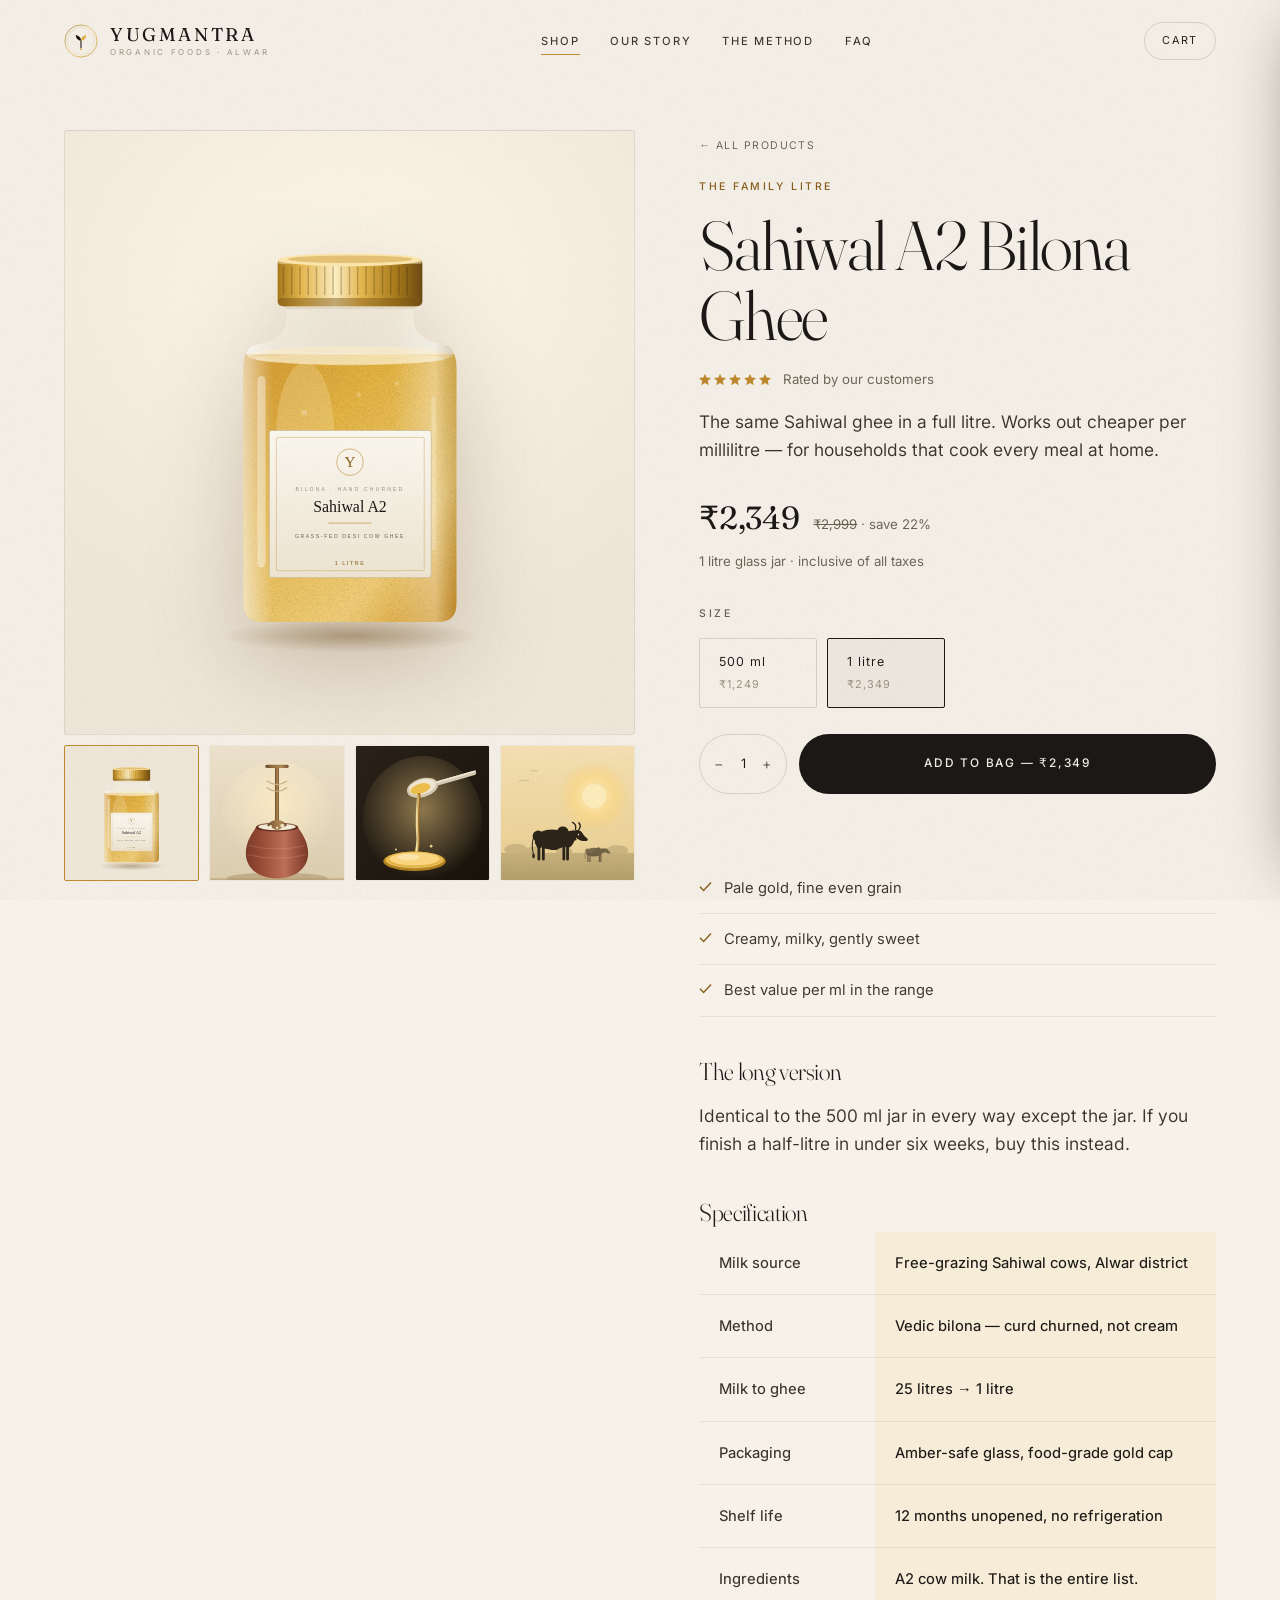
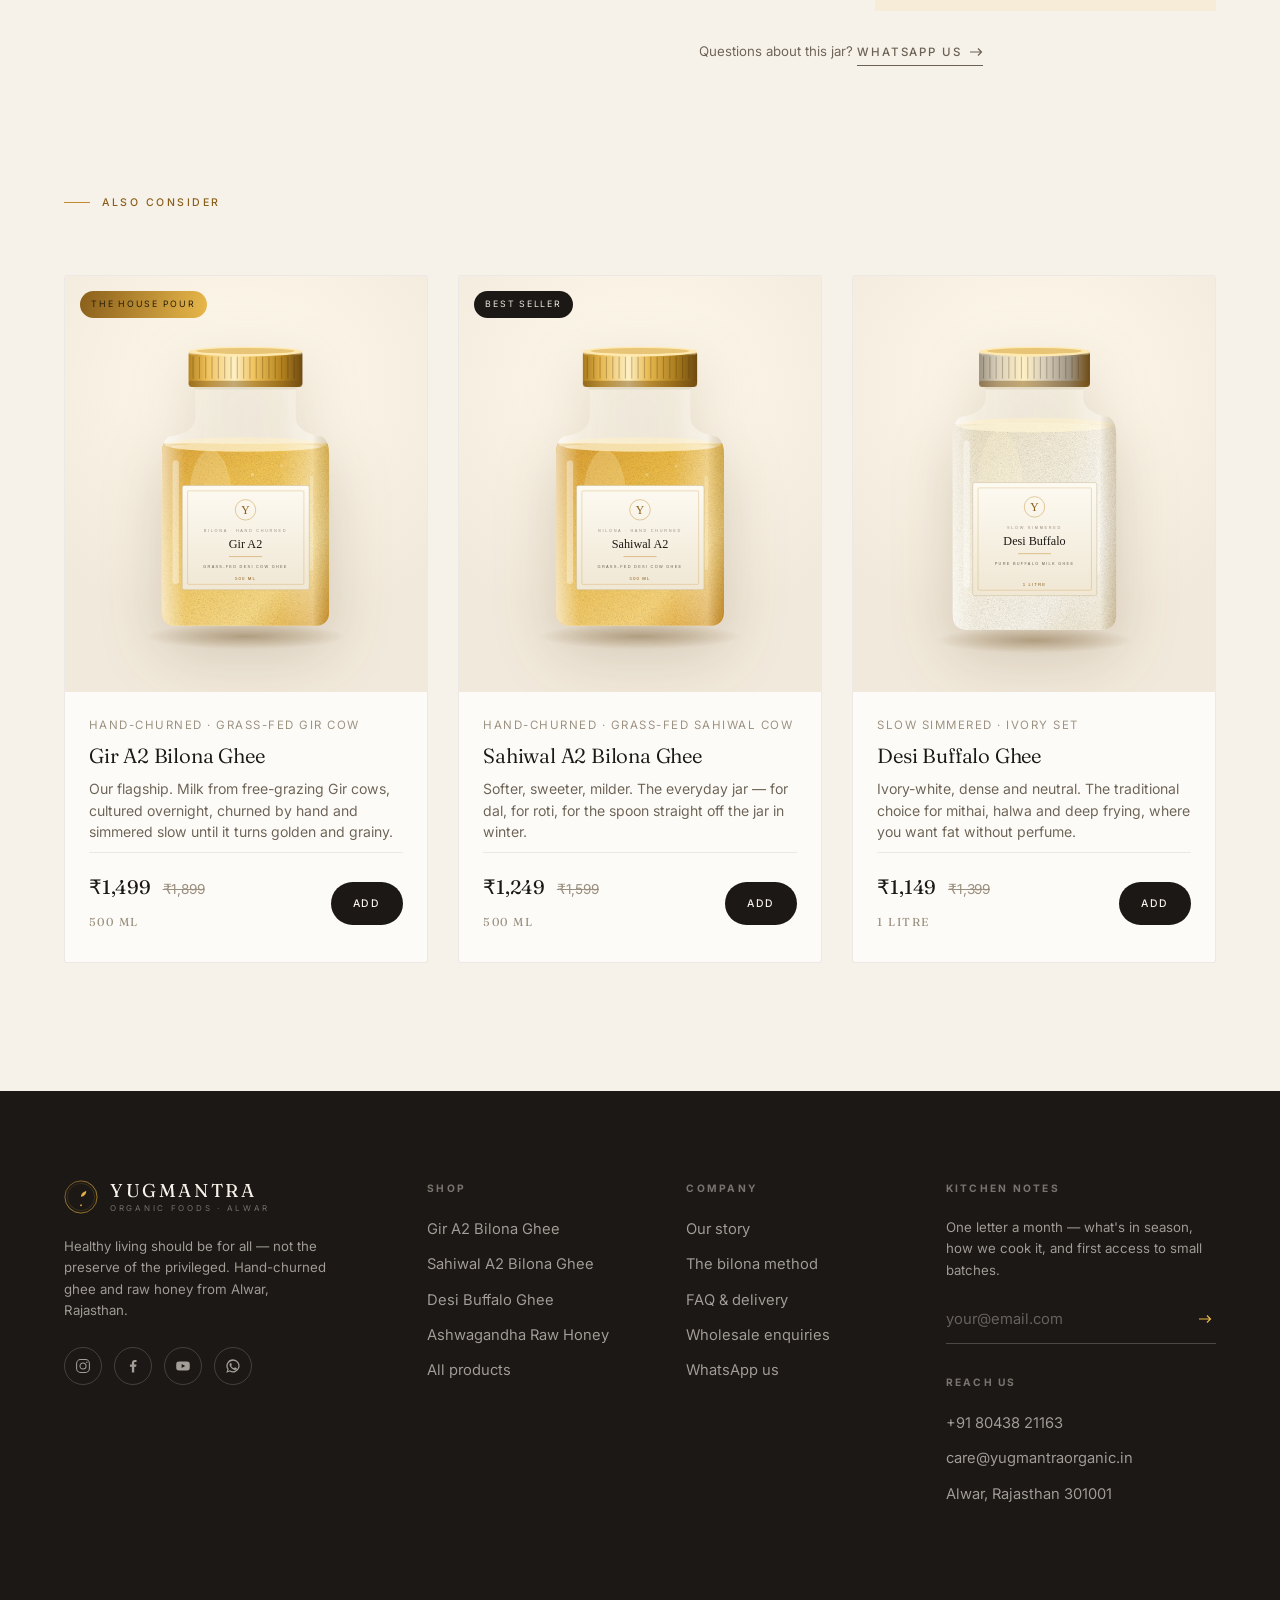
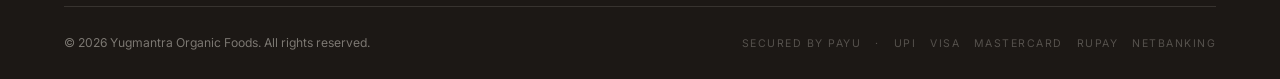
<file: product-sahiwal-a2-ghee-litre.html>
<!DOCTYPE html>
<html lang="en">
<head>
<meta charset="utf-8">
<meta name="viewport" content="width=device-width, initial-scale=1">
<title>Sahiwal A2 Bilona Ghee 1 litre — Yugmantra Organic</title>
<meta name="description" content="The same Sahiwal ghee in a full litre. Works out cheaper per millilitre — for households that cook every meal at home.">
<meta name="theme-color" content="#F7F2E9">
<meta property="og:title" content="Sahiwal A2 Bilona Ghee 1 litre — Yugmantra Organic">
<meta property="og:description" content="The same Sahiwal ghee in a full litre. Works out cheaper per millilitre — for households that cook every meal at home.">
<meta property="og:type" content="website">
<link rel="icon" href="mark.svg" type="image/svg+xml">
<link rel="preload" href="fraunces.woff2" as="font" type="font/woff2" crossorigin>
<link rel="preload" href="inter.woff2" as="font" type="font/woff2" crossorigin>
<link rel="stylesheet" href="site.css">
</head>
<body data-page="product">

<header class="hdr">
  <div class="hdr__in">
    <a class="brandmark" href="index.html" aria-label="Yugmantra Organic — home">
        <img src="mark.svg" alt="" width="60" height="60">
        <span class="brandmark__txt">
          <span class="brandmark__name">Yugmantra</span>
          <span class="brandmark__sub">Organic Foods · Alwar</span>
        </span>
      </a>
    <nav class="nav" aria-label="Primary">
        <a href="shop.html" aria-current="page">Shop</a>
        <a href="story.html">Our Story</a>
        <a href="index.html#method">The Method</a>
        <a href="index.html#faq">FAQ</a>
    </nav>
    <div class="hdr__act">
      <button class="cartbtn" data-cart-open>
        Cart <span class="cartbtn__n hide" data-cart-count>0</span>
      </button>
      <button class="burger" data-burger aria-label="Menu"><span></span></button>
    </div>
  </div>
</header>

<nav class="mnav" aria-label="Mobile">
  <a href="shop.html" style="--d:.10s">Shop</a>
  <a href="story.html" style="--d:.16s">Our Story</a>
  <a href="index.html#method" style="--d:.22s">The Method</a>
  <a href="index.html#faq" style="--d:.28s">FAQ</a>
  <a href="index.html#contact" style="--d:.34s">Contact</a>
</nav>

<script type="application/ld+json">{"@context": "https://schema.org", "@type": "Product", "name": "Sahiwal A2 Bilona Ghee", "description": "The same Sahiwal ghee in a full litre. Works out cheaper per millilitre — for households that cook every meal at home.", "brand": {"@type": "Brand", "name": "Yugmantra Organic Foods"}, "sku": "SAH-A2-1000", "offers": {"@type": "Offer", "priceCurrency": "INR", "price": 2349, "availability": "https://schema.org/InStock"}}</script>
<main>
  <div class="wrap pdp">

    <div class="pdp__gal">
      <div class="pdp__hero rv">
        <img src="jar-sahiwal-1l.svg" alt="Sahiwal A2 Bilona Ghee in a glass jar" width="520" height="700">
      </div>
      <div class="thumbs rv rv-d1">
        <span class="thumb thumb--jar on"><img src="jar-sahiwal-1l.svg" alt=""></span>
        <span class="thumb"><img src="plate-bilona.svg" alt=""></span>
        <span class="thumb"><img src="plate-pour.svg" alt=""></span>
        <span class="thumb"><img src="plate-cow.svg" alt=""></span>
      </div>
    </div>

    <div>
      <a class="small" href="shop.html" style="letter-spacing:.14em; text-transform:uppercase; font-size:.66rem">← All products</a>
      <span class="eyebrow eyebrow--gold rv" style="display:block; margin-top:22px">The family litre</span>
      <h1 class="display d2 rv rv-d1" style="margin:14px 0 18px">Sahiwal A2 Bilona Ghee</h1>

      <div class="stars rv rv-d1" style="margin-bottom:18px"><svg width="12" height="12" viewBox="0 0 12 12" fill="currentColor"><path d="M6 0l1.6 3.9L12 4.4 8.8 7.3l.9 4.3L6 9.4l-3.7 2.2.9-4.3L0 4.4l4.4-.5z"/></svg><svg width="12" height="12" viewBox="0 0 12 12" fill="currentColor"><path d="M6 0l1.6 3.9L12 4.4 8.8 7.3l.9 4.3L6 9.4l-3.7 2.2.9-4.3L0 4.4l4.4-.5z"/></svg><svg width="12" height="12" viewBox="0 0 12 12" fill="currentColor"><path d="M6 0l1.6 3.9L12 4.4 8.8 7.3l.9 4.3L6 9.4l-3.7 2.2.9-4.3L0 4.4l4.4-.5z"/></svg><svg width="12" height="12" viewBox="0 0 12 12" fill="currentColor"><path d="M6 0l1.6 3.9L12 4.4 8.8 7.3l.9 4.3L6 9.4l-3.7 2.2.9-4.3L0 4.4l4.4-.5z"/></svg><svg width="12" height="12" viewBox="0 0 12 12" fill="currentColor"><path d="M6 0l1.6 3.9L12 4.4 8.8 7.3l.9 4.3L6 9.4l-3.7 2.2.9-4.3L0 4.4l4.4-.5z"/></svg> <span class="small" style="margin-left:9px">Rated by our customers</span></div>

      <p class="lede rv rv-d2">The same Sahiwal ghee in a full litre. Works out cheaper per millilitre — for households that cook every meal at home.</p>

      <div class="rv rv-d2" style="display:flex; align-items:baseline; gap:14px; margin:28px 0 6px">
        <span class="price" style="font-size:2rem">₹2,349</span>
        <span class="small"><s>₹2,999</s> · save 22%</span>
      </div>
      <p class="small rv rv-d2" style="margin-bottom:26px">1 litre glass jar · inclusive of all taxes</p>

      <div class="rv rv-d3"><div><span class="eyebrow">Size</span><div class="opts"><a class="opt " href="product-sahiwal-a2-ghee.html">500 ml<small>₹1,249</small></a><a class="opt on" href="product-sahiwal-a2-ghee-litre.html">1 litre<small>₹2,349</small></a></div></div></div>

      <div class="rv rv-d3" style="display:flex; gap:12px; align-items:stretch; margin-top:26px; flex-wrap:wrap">
        <div class="qty" style="margin:0; padding:4px 6px">
          <button data-qty-dn aria-label="Decrease">−</button>
          <span data-qty-val>1</span>
          <button data-qty-up aria-label="Increase">+</button>
        </div>
        <button class="btn btn--lg" data-add="SAH-A2-1000" style="flex:1; min-width:200px">Add to bag — ₹2,349</button>
      </div>
      <p class="small rv rv-d3" style="margin-top:14px">
        Free delivery above ₹999 · dispatched in 24–48 hrs · breakage replaced free
      </p>

      <ul class="acc-list rv rv-d4" style="margin-top:34px"><li><svg width="13" height="13" viewBox="0 0 13 13" fill="none" stroke="currentColor" stroke-width="1.4"><path d="M1 6.8 4.6 10.4 12 2.6"/></svg> <span>Pale gold, fine even grain</span></li><li><svg width="13" height="13" viewBox="0 0 13 13" fill="none" stroke="currentColor" stroke-width="1.4"><path d="M1 6.8 4.6 10.4 12 2.6"/></svg> <span>Creamy, milky, gently sweet</span></li><li><svg width="13" height="13" viewBox="0 0 13 13" fill="none" stroke="currentColor" stroke-width="1.4"><path d="M1 6.8 4.6 10.4 12 2.6"/></svg> <span>Best value per ml in the range</span></li></ul>

      <div class="rv rv-d4" style="margin-top:40px">
        <h2 class="display d4" style="margin-bottom:16px">The long version</h2>
        <div class="lede"><p style='margin-bottom:18px'>Identical to the 500 ml jar in every way except the jar. If you finish a half-litre in under six weeks, buy this instead.</p></div>
      </div>

      <div class="rv rv-d5" style="margin-top:40px">
        <h2 class="display d4" style="margin-bottom:4px">Specification</h2>
        <table class="cmp"><tbody><tr><th>Milk source</th><td colspan='2'>Free-grazing Sahiwal cows, Alwar district</td></tr><tr><th>Method</th><td colspan='2'>Vedic bilona — curd churned, not cream</td></tr><tr><th>Milk to ghee</th><td colspan='2'>25 litres → 1 litre</td></tr><tr><th>Packaging</th><td colspan='2'>Amber-safe glass, food-grade gold cap</td></tr><tr><th>Shelf life</th><td colspan='2'>12 months unopened, no refrigeration</td></tr><tr><th>Ingredients</th><td colspan='2'>A2 cow milk. That is the entire list.</td></tr></tbody></table>
      </div>

      <p class="small rv" style="margin-top:30px">
        Questions about this jar? <a class="tlink" href="https://wa.me/918043821163" target="_blank" rel="noopener">WhatsApp us <svg width="13" height="10" viewBox="0 0 13 10" fill="none" stroke="currentColor" stroke-width="1.2"><path d="M0 5h11.5M8 1.5 11.5 5 8 8.5"/></svg></a>
      </p>
    </div>
  </div>

  <section class="section">
    <div class="wrap">
      <div class="sechead"><span class="eyebrow eyebrow--gold rv">Also Consider</span></div>
      <div class="prods">
      <article class="pcard rv rv-d1">
        <a class="pcard__media" href="product-gir-a2-ghee.html" aria-label="Gir A2 Bilona Ghee">
          <span class="pcard__tag pcard__tag--gold">The house pour</span>
          <img src="jar-gir.svg" alt="Gir A2 Bilona Ghee in a glass jar" loading="lazy">
        </a>
        <div class="pcard__body">
          <span class="pcard__meta">Hand-churned · Grass-fed Gir cow</span>
          <h3 class="pcard__name"><a href="product-gir-a2-ghee.html">Gir A2 Bilona Ghee</a></h3>
          <p class="pcard__desc">Our flagship. Milk from free-grazing Gir cows, cultured overnight, churned by hand and simmered slow until it turns golden and grainy.</p>
          <div class="pcard__foot">
            <span class="price">₹1,499 <s>₹1,899</s><br><span class="pcard__meta">500 ml</span></span>
            <button class="btn" data-add="GIR-A2-500">Add</button>
          </div>
        </div>
      </article>

      <article class="pcard rv rv-d2">
        <a class="pcard__media" href="product-sahiwal-a2-ghee.html" aria-label="Sahiwal A2 Bilona Ghee">
          <span class="pcard__tag">Best seller</span>
          <img src="jar-sahiwal.svg" alt="Sahiwal A2 Bilona Ghee in a glass jar" loading="lazy">
        </a>
        <div class="pcard__body">
          <span class="pcard__meta">Hand-churned · Grass-fed Sahiwal cow</span>
          <h3 class="pcard__name"><a href="product-sahiwal-a2-ghee.html">Sahiwal A2 Bilona Ghee</a></h3>
          <p class="pcard__desc">Softer, sweeter, milder. The everyday jar — for dal, for roti, for the spoon straight off the jar in winter.</p>
          <div class="pcard__foot">
            <span class="price">₹1,249 <s>₹1,599</s><br><span class="pcard__meta">500 ml</span></span>
            <button class="btn" data-add="SAH-A2-500">Add</button>
          </div>
        </div>
      </article>

      <article class="pcard rv rv-d3">
        <a class="pcard__media" href="product-desi-buffalo-ghee.html" aria-label="Desi Buffalo Ghee">
          
          <img src="jar-buffalo.svg" alt="Desi Buffalo Ghee in a glass jar" loading="lazy">
        </a>
        <div class="pcard__body">
          <span class="pcard__meta">Slow simmered · Ivory set</span>
          <h3 class="pcard__name"><a href="product-desi-buffalo-ghee.html">Desi Buffalo Ghee</a></h3>
          <p class="pcard__desc">Ivory-white, dense and neutral. The traditional choice for mithai, halwa and deep frying, where you want fat without perfume.</p>
          <div class="pcard__foot">
            <span class="price">₹1,149 <s>₹1,399</s><br><span class="pcard__meta">1 litre</span></span>
            <button class="btn" data-add="BUF-1000">Add</button>
          </div>
        </div>
      </article></div>
    </div>
  </section>
</main>

<div class="scrim" data-cart-close></div>
<aside class="drawer" aria-label="Cart">
  <div class="drawer__hd">
    <h3>Your Order</h3>
    <button class="xbtn" data-cart-close aria-label="Close">
      <svg width="14" height="14" viewBox="0 0 14 14" stroke="currentColor" stroke-width="1.3"><path d="M1 1l12 12M13 1L1 13"/></svg>
    </button>
  </div>
  <div class="drawer__body" data-cart-body></div>
  <div class="drawer__ft hide" data-cart-foot>
    <div class="crow"><span>Subtotal</span><span data-sub>₹0</span></div>
    <div class="crow"><span>Delivery</span><span data-ship>—</span></div>
    <div class="crow crow--tot"><span>Total</span><b data-tot>₹0</b></div>
    <p class="small" style="margin:6px 0 16px" data-freeship></p>
    <a class="btn btn--block" href="checkout.html">Secure Checkout <svg width="13" height="10" viewBox="0 0 13 10" fill="none" stroke="currentColor" stroke-width="1.2"><path d="M0 5h11.5M8 1.5 11.5 5 8 8.5"/></svg></a>
    <p class="small center" style="margin-top:14px">Payments by PayU · UPI, cards, netbanking &amp; wallets</p>
  </div>
</aside>

<footer class="ftr" id="contact">
  <div class="wrap">
    <div class="ftr__top">
      <div>
        <a class="brandmark" href="index.html" aria-label="Yugmantra Organic — home">
        <img src="mark.svg" alt="" width="60" height="60">
        <span class="brandmark__txt">
          <span class="brandmark__name">Yugmantra</span>
          <span class="brandmark__sub">Organic Foods · Alwar</span>
        </span>
      </a>
        <p class="small" style="max-width:34ch; margin-top:22px; color:rgba(247,242,233,.62)">
          Healthy living should be for all — not the preserve of the privileged.
          Hand-churned ghee and raw honey from Alwar, Rajasthan.
        </p>
        <div class="socials">
          <a href="https://www.instagram.com/yugmantraorganic/" aria-label="Instagram" target="_blank" rel="noopener">
            <svg width="16" height="16" viewBox="0 0 20 20" fill="none" stroke="currentColor" stroke-width="1.3"><rect x="2" y="2" width="16" height="16" rx="5"/><circle cx="10" cy="10" r="3.8"/><circle cx="14.8" cy="5.2" r=".9" fill="currentColor" stroke="none"/></svg>
          </a>
          <a href="https://www.facebook.com/yugmantraorganic/" aria-label="Facebook" target="_blank" rel="noopener">
            <svg width="16" height="16" viewBox="0 0 20 20" fill="currentColor"><path d="M11.5 18v-7h2.4l.4-2.8h-2.8V6.4c0-.8.2-1.4 1.4-1.4h1.5V2.6C14.1 2.5 13.2 2.4 12.2 2.4c-2.1 0-3.6 1.3-3.6 3.7v2.1H6.2V11h2.4v7z"/></svg>
          </a>
          <a href="https://www.youtube.com/@YugmantraOrganic" aria-label="YouTube" target="_blank" rel="noopener">
            <svg width="16" height="16" viewBox="0 0 20 20" fill="currentColor"><path d="M18.2 6.2a2.1 2.1 0 0 0-1.5-1.5C15.4 4.4 10 4.4 10 4.4s-5.4 0-6.7.3A2.1 2.1 0 0 0 1.8 6.2C1.5 7.5 1.5 10 1.5 10s0 2.5.3 3.8a2.1 2.1 0 0 0 1.5 1.5c1.3.3 6.7.3 6.7.3s5.4 0 6.7-.3a2.1 2.1 0 0 0 1.5-1.5c.3-1.3.3-3.8.3-3.8s0-2.5-.3-3.8zM8.3 12.6V7.4l4.5 2.6z"/></svg>
          </a>
          <a href="https://wa.me/918043821163" aria-label="WhatsApp" target="_blank" rel="noopener">
            <svg width="16" height="16" viewBox="0 0 20 20" fill="currentColor"><path d="M10 1.7a8.2 8.2 0 0 0-7 12.5L1.7 18.3l4.2-1.3A8.2 8.2 0 1 0 10 1.7zm0 1.6a6.6 6.6 0 1 1-3.4 12.2l-.3-.2-2.5.8.8-2.4-.2-.3A6.6 6.6 0 0 1 10 3.3zm-2.9 3c-.2 0-.4 0-.6.3-.2.3-.8.8-.8 1.9s.8 2.2.9 2.4c.1.1 1.5 2.5 3.8 3.4 1.9.8 2.3.6 2.7.6.4 0 1.3-.5 1.5-1.1.2-.5.2-1 .1-1.1l-.5-.3-1.5-.7c-.2-.1-.4-.1-.5.1l-.7.9c-.1.2-.3.2-.5.1-.2-.1-1-.4-1.9-1.2-.7-.6-1.2-1.4-1.3-1.6-.1-.2 0-.3.1-.4l.4-.5.2-.4v-.4l-.7-1.7c-.2-.4-.4-.3-.5-.3z"/></svg>
          </a>
        </div>
      </div>

      <div>
        <h4 class="ftr__h">Shop</h4>
        <ul>
          <li><a href="product-gir-a2-ghee.html">Gir A2 Bilona Ghee</a></li>
          <li><a href="product-sahiwal-a2-ghee.html">Sahiwal A2 Bilona Ghee</a></li>
          <li><a href="product-desi-buffalo-ghee.html">Desi Buffalo Ghee</a></li>
          <li><a href="product-ashwagandha-raw-honey.html">Ashwagandha Raw Honey</a></li>
          <li><a href="shop.html">All products</a></li>
        </ul>
      </div>

      <div>
        <h4 class="ftr__h">Company</h4>
        <ul>
          <li><a href="story.html">Our story</a></li>
          <li><a href="index.html#method">The bilona method</a></li>
          <li><a href="index.html#faq">FAQ &amp; delivery</a></li>
          <li><a href="mailto:care@yugmantraorganic.in">Wholesale enquiries</a></li>
          <li><a href="https://wa.me/918043821163" target="_blank" rel="noopener">WhatsApp us</a></li>
        </ul>
      </div>

      <div>
        <h4 class="ftr__h">Kitchen Notes</h4>
        <p class="small" style="color:rgba(247,242,233,.62); margin-bottom:14px">
          One letter a month — what's in season, how we cook it, and first access to small batches.
        </p>
        <form class="nl" onsubmit="event.preventDefault(); this.querySelector('input').value=''; this.nextElementSibling.hidden=false;">
          <input type="email" required placeholder="your@email.com" aria-label="Email address">
          <button type="submit" aria-label="Subscribe"><svg width="13" height="10" viewBox="0 0 13 10" fill="none" stroke="currentColor" stroke-width="1.2"><path d="M0 5h11.5M8 1.5 11.5 5 8 8.5"/></svg></button>
        </form>
        <p class="small" hidden style="margin-top:10px; color:#E8B84B">Thank you — you're on the list.</p>
        <h4 class="ftr__h" style="margin-top:30px">Reach Us</h4>
        <ul>
          <li><a href="tel:+918043821163">+91 80438 21163</a></li>
          <li><a href="mailto:care@yugmantraorganic.in">care@yugmantraorganic.in</a></li>
          <li style="color:rgba(247,242,233,.62)">Alwar, Rajasthan 301001</li>
        </ul>
      </div>
    </div>

    <div class="ftr__bot">
      <span>© <span data-year>2026</span> Yugmantra Organic Foods. All rights reserved.</span>
      <div class="paylogos"><span>Secured by PayU</span><span>·</span><span>UPI</span><span>Visa</span><span>Mastercard</span><span>Rupay</span><span>Netbanking</span></div>
    </div>
  </div>
</footer>

<script src="catalog.js"></script>
<script src="site.js"></script>
</body>
</html>
</file>
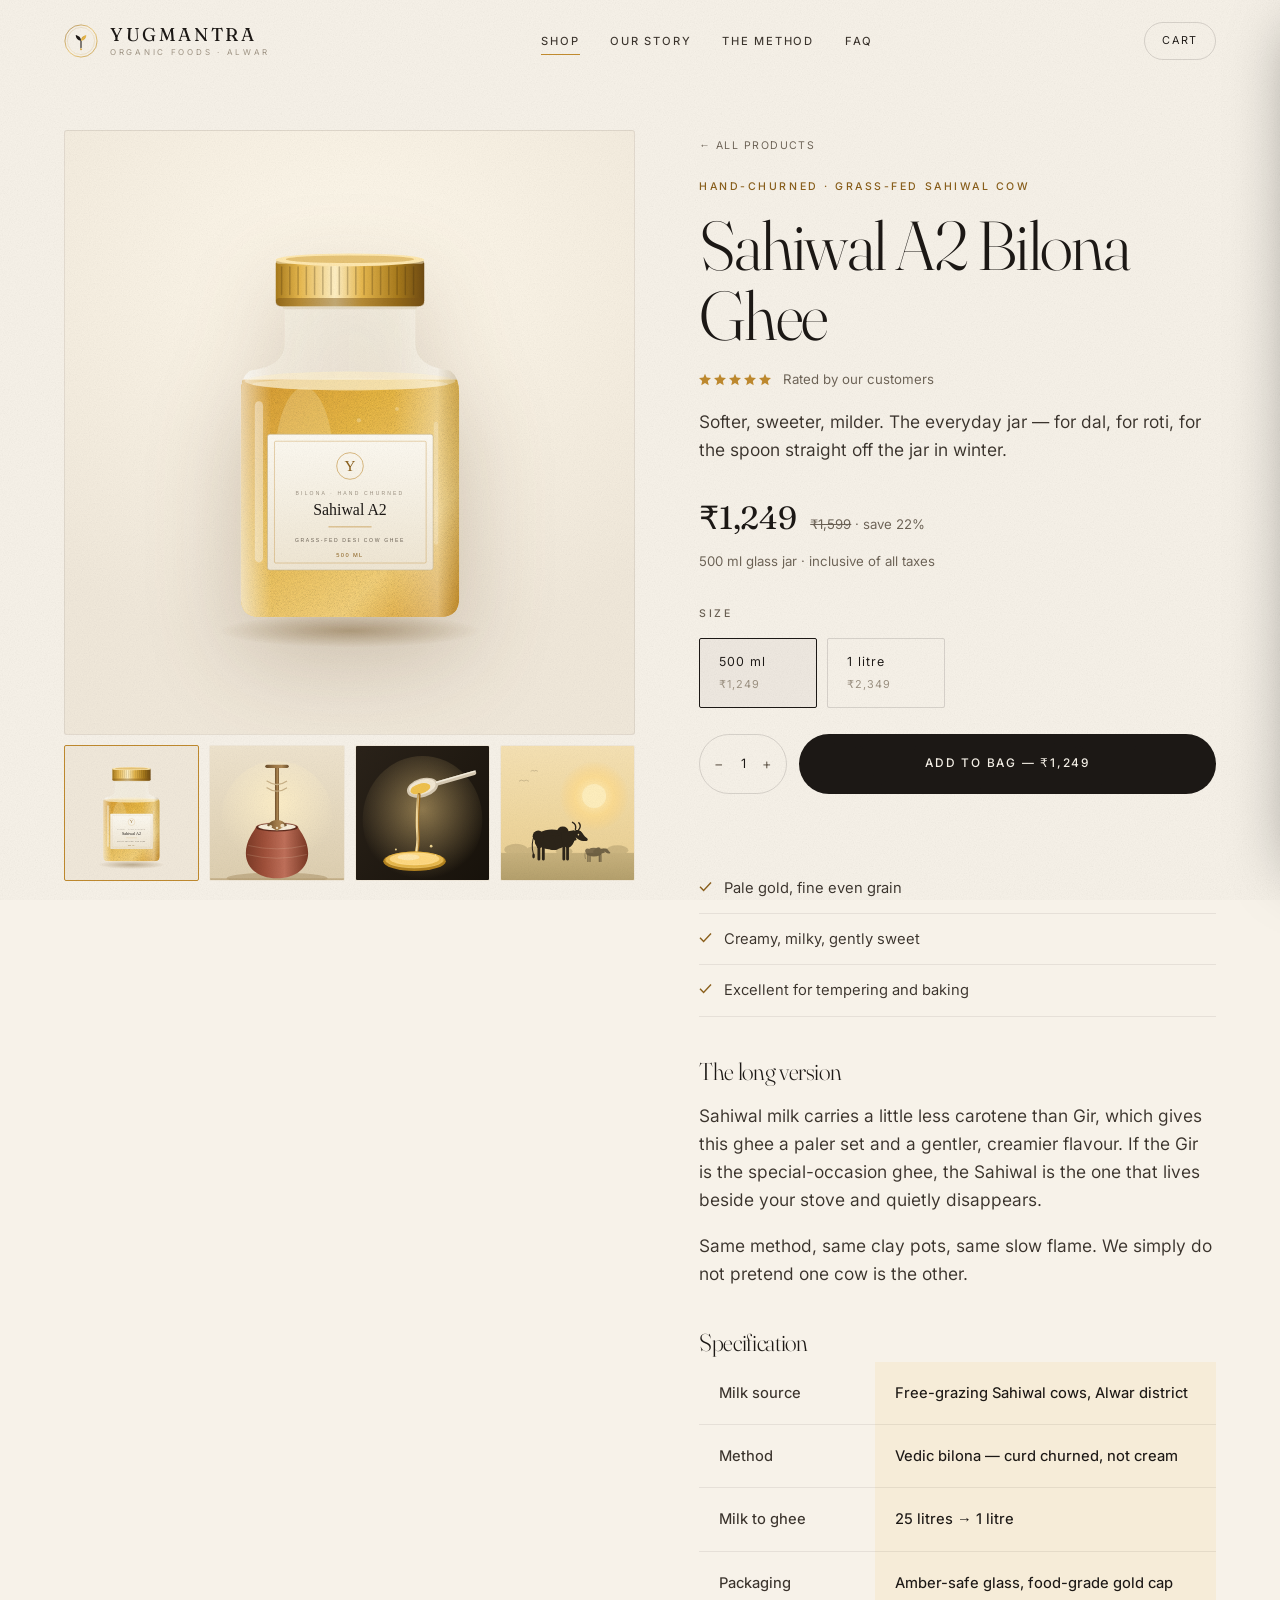
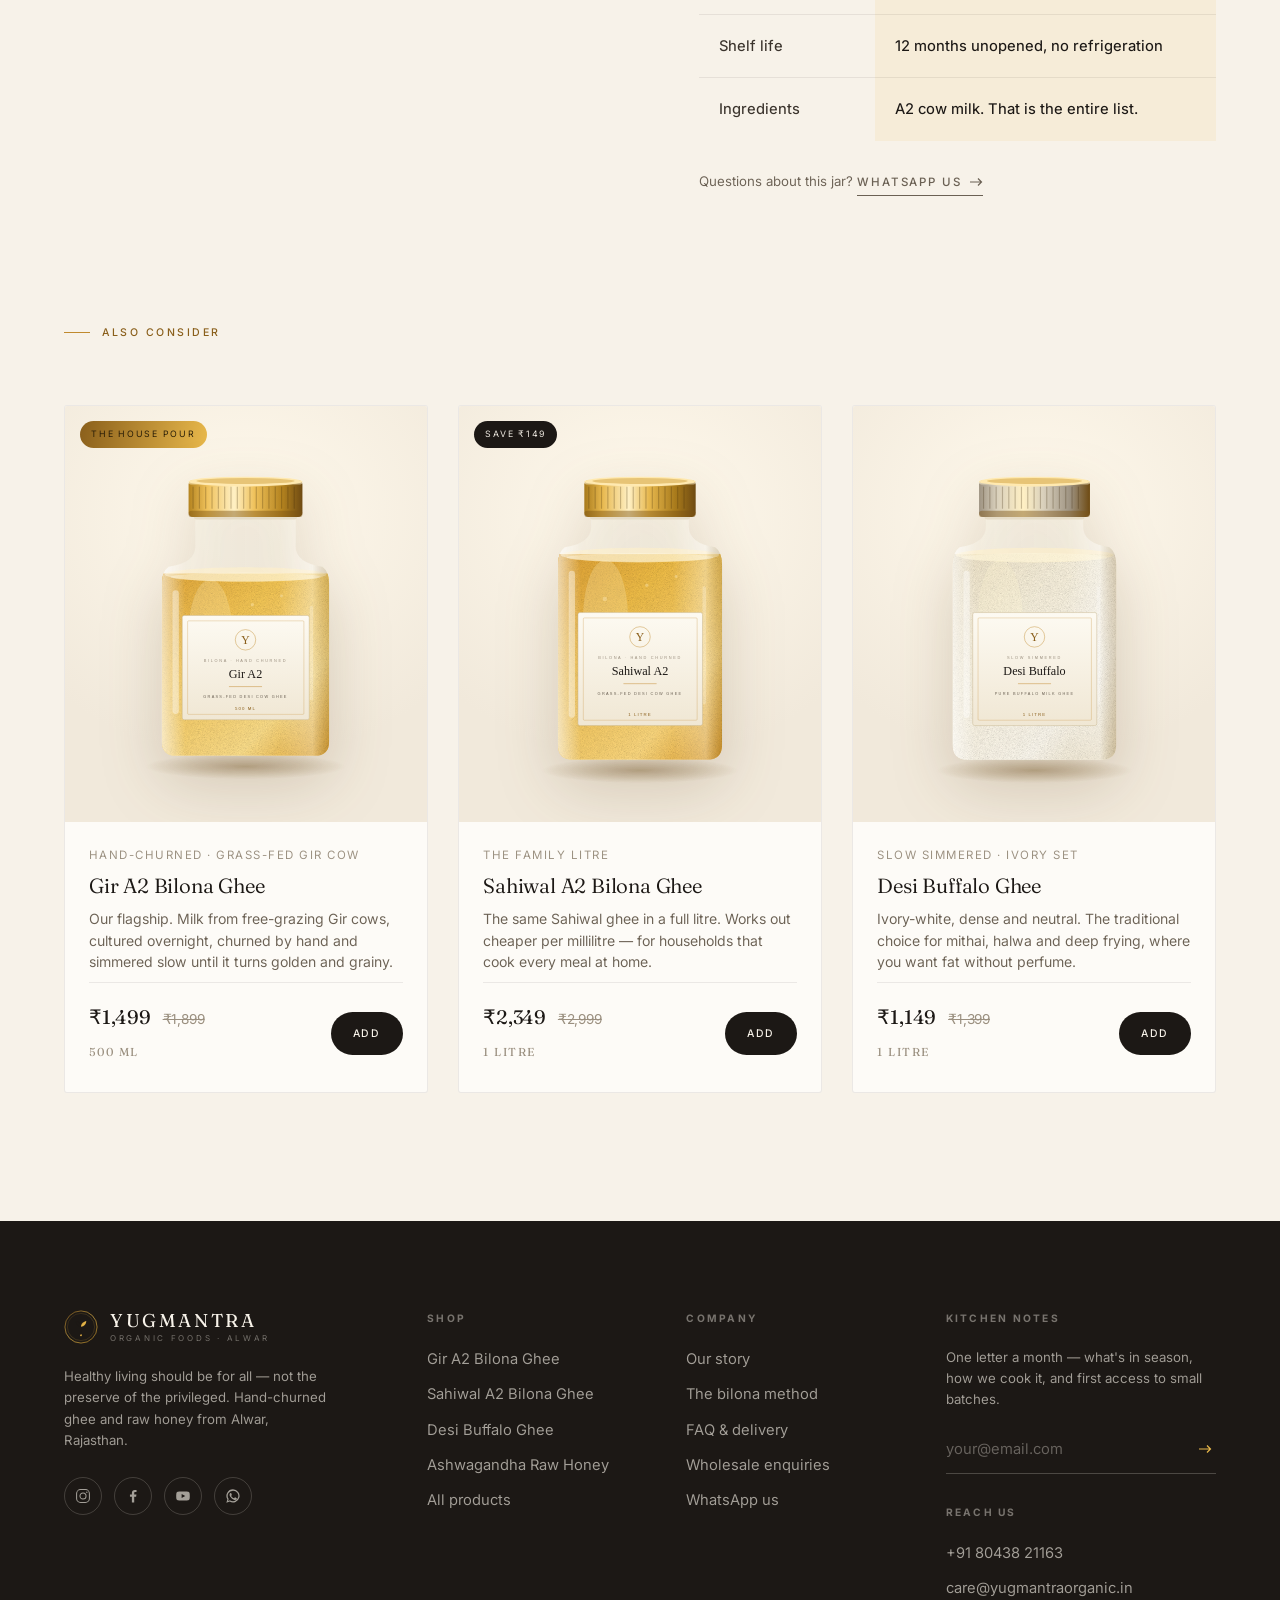
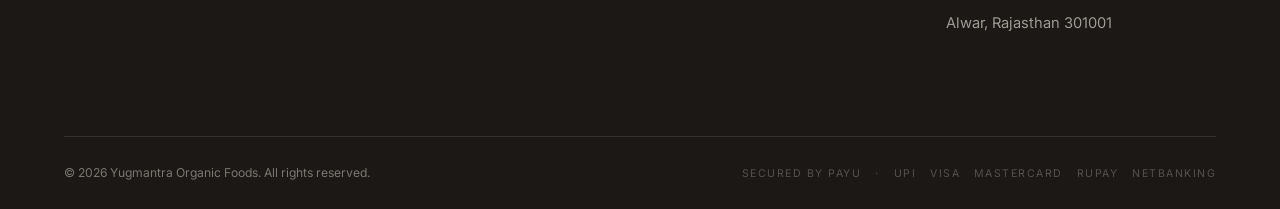
<file: product-sahiwal-a2-ghee.html>
<!DOCTYPE html>
<html lang="en">
<head>
<meta charset="utf-8">
<meta name="viewport" content="width=device-width, initial-scale=1">
<title>Sahiwal A2 Bilona Ghee 500 ml — Yugmantra Organic</title>
<meta name="description" content="Softer, sweeter, milder. The everyday jar — for dal, for roti, for the spoon straight off the jar in winter.">
<meta name="theme-color" content="#F7F2E9">
<meta property="og:title" content="Sahiwal A2 Bilona Ghee 500 ml — Yugmantra Organic">
<meta property="og:description" content="Softer, sweeter, milder. The everyday jar — for dal, for roti, for the spoon straight off the jar in winter.">
<meta property="og:type" content="website">
<link rel="icon" href="mark.svg" type="image/svg+xml">
<link rel="preload" href="fraunces.woff2" as="font" type="font/woff2" crossorigin>
<link rel="preload" href="inter.woff2" as="font" type="font/woff2" crossorigin>
<link rel="stylesheet" href="site.css">
</head>
<body data-page="product">

<header class="hdr">
  <div class="hdr__in">
    <a class="brandmark" href="index.html" aria-label="Yugmantra Organic — home">
        <img src="mark.svg" alt="" width="60" height="60">
        <span class="brandmark__txt">
          <span class="brandmark__name">Yugmantra</span>
          <span class="brandmark__sub">Organic Foods · Alwar</span>
        </span>
      </a>
    <nav class="nav" aria-label="Primary">
        <a href="shop.html" aria-current="page">Shop</a>
        <a href="story.html">Our Story</a>
        <a href="index.html#method">The Method</a>
        <a href="index.html#faq">FAQ</a>
    </nav>
    <div class="hdr__act">
      <button class="cartbtn" data-cart-open>
        Cart <span class="cartbtn__n hide" data-cart-count>0</span>
      </button>
      <button class="burger" data-burger aria-label="Menu"><span></span></button>
    </div>
  </div>
</header>

<nav class="mnav" aria-label="Mobile">
  <a href="shop.html" style="--d:.10s">Shop</a>
  <a href="story.html" style="--d:.16s">Our Story</a>
  <a href="index.html#method" style="--d:.22s">The Method</a>
  <a href="index.html#faq" style="--d:.28s">FAQ</a>
  <a href="index.html#contact" style="--d:.34s">Contact</a>
</nav>

<script type="application/ld+json">{"@context": "https://schema.org", "@type": "Product", "name": "Sahiwal A2 Bilona Ghee", "description": "Softer, sweeter, milder. The everyday jar — for dal, for roti, for the spoon straight off the jar in winter.", "brand": {"@type": "Brand", "name": "Yugmantra Organic Foods"}, "sku": "SAH-A2-500", "offers": {"@type": "Offer", "priceCurrency": "INR", "price": 1249, "availability": "https://schema.org/InStock"}}</script>
<main>
  <div class="wrap pdp">

    <div class="pdp__gal">
      <div class="pdp__hero rv">
        <img src="jar-sahiwal.svg" alt="Sahiwal A2 Bilona Ghee in a glass jar" width="520" height="700">
      </div>
      <div class="thumbs rv rv-d1">
        <span class="thumb thumb--jar on"><img src="jar-sahiwal.svg" alt=""></span>
        <span class="thumb"><img src="plate-bilona.svg" alt=""></span>
        <span class="thumb"><img src="plate-pour.svg" alt=""></span>
        <span class="thumb"><img src="plate-cow.svg" alt=""></span>
      </div>
    </div>

    <div>
      <a class="small" href="shop.html" style="letter-spacing:.14em; text-transform:uppercase; font-size:.66rem">← All products</a>
      <span class="eyebrow eyebrow--gold rv" style="display:block; margin-top:22px">Hand-churned · Grass-fed Sahiwal cow</span>
      <h1 class="display d2 rv rv-d1" style="margin:14px 0 18px">Sahiwal A2 Bilona Ghee</h1>

      <div class="stars rv rv-d1" style="margin-bottom:18px"><svg width="12" height="12" viewBox="0 0 12 12" fill="currentColor"><path d="M6 0l1.6 3.9L12 4.4 8.8 7.3l.9 4.3L6 9.4l-3.7 2.2.9-4.3L0 4.4l4.4-.5z"/></svg><svg width="12" height="12" viewBox="0 0 12 12" fill="currentColor"><path d="M6 0l1.6 3.9L12 4.4 8.8 7.3l.9 4.3L6 9.4l-3.7 2.2.9-4.3L0 4.4l4.4-.5z"/></svg><svg width="12" height="12" viewBox="0 0 12 12" fill="currentColor"><path d="M6 0l1.6 3.9L12 4.4 8.8 7.3l.9 4.3L6 9.4l-3.7 2.2.9-4.3L0 4.4l4.4-.5z"/></svg><svg width="12" height="12" viewBox="0 0 12 12" fill="currentColor"><path d="M6 0l1.6 3.9L12 4.4 8.8 7.3l.9 4.3L6 9.4l-3.7 2.2.9-4.3L0 4.4l4.4-.5z"/></svg><svg width="12" height="12" viewBox="0 0 12 12" fill="currentColor"><path d="M6 0l1.6 3.9L12 4.4 8.8 7.3l.9 4.3L6 9.4l-3.7 2.2.9-4.3L0 4.4l4.4-.5z"/></svg> <span class="small" style="margin-left:9px">Rated by our customers</span></div>

      <p class="lede rv rv-d2">Softer, sweeter, milder. The everyday jar — for dal, for roti, for the spoon straight off the jar in winter.</p>

      <div class="rv rv-d2" style="display:flex; align-items:baseline; gap:14px; margin:28px 0 6px">
        <span class="price" style="font-size:2rem">₹1,249</span>
        <span class="small"><s>₹1,599</s> · save 22%</span>
      </div>
      <p class="small rv rv-d2" style="margin-bottom:26px">500 ml glass jar · inclusive of all taxes</p>

      <div class="rv rv-d3"><div><span class="eyebrow">Size</span><div class="opts"><a class="opt on" href="product-sahiwal-a2-ghee.html">500 ml<small>₹1,249</small></a><a class="opt " href="product-sahiwal-a2-ghee-litre.html">1 litre<small>₹2,349</small></a></div></div></div>

      <div class="rv rv-d3" style="display:flex; gap:12px; align-items:stretch; margin-top:26px; flex-wrap:wrap">
        <div class="qty" style="margin:0; padding:4px 6px">
          <button data-qty-dn aria-label="Decrease">−</button>
          <span data-qty-val>1</span>
          <button data-qty-up aria-label="Increase">+</button>
        </div>
        <button class="btn btn--lg" data-add="SAH-A2-500" style="flex:1; min-width:200px">Add to bag — ₹1,249</button>
      </div>
      <p class="small rv rv-d3" style="margin-top:14px">
        Free delivery above ₹999 · dispatched in 24–48 hrs · breakage replaced free
      </p>

      <ul class="acc-list rv rv-d4" style="margin-top:34px"><li><svg width="13" height="13" viewBox="0 0 13 13" fill="none" stroke="currentColor" stroke-width="1.4"><path d="M1 6.8 4.6 10.4 12 2.6"/></svg> <span>Pale gold, fine even grain</span></li><li><svg width="13" height="13" viewBox="0 0 13 13" fill="none" stroke="currentColor" stroke-width="1.4"><path d="M1 6.8 4.6 10.4 12 2.6"/></svg> <span>Creamy, milky, gently sweet</span></li><li><svg width="13" height="13" viewBox="0 0 13 13" fill="none" stroke="currentColor" stroke-width="1.4"><path d="M1 6.8 4.6 10.4 12 2.6"/></svg> <span>Excellent for tempering and baking</span></li></ul>

      <div class="rv rv-d4" style="margin-top:40px">
        <h2 class="display d4" style="margin-bottom:16px">The long version</h2>
        <div class="lede"><p style='margin-bottom:18px'>Sahiwal milk carries a little less carotene than Gir, which gives this ghee a paler set and a gentler, creamier flavour. If the Gir is the special-occasion ghee, the Sahiwal is the one that lives beside your stove and quietly disappears.</p><p style='margin-bottom:18px'>Same method, same clay pots, same slow flame. We simply do not pretend one cow is the other.</p></div>
      </div>

      <div class="rv rv-d5" style="margin-top:40px">
        <h2 class="display d4" style="margin-bottom:4px">Specification</h2>
        <table class="cmp"><tbody><tr><th>Milk source</th><td colspan='2'>Free-grazing Sahiwal cows, Alwar district</td></tr><tr><th>Method</th><td colspan='2'>Vedic bilona — curd churned, not cream</td></tr><tr><th>Milk to ghee</th><td colspan='2'>25 litres → 1 litre</td></tr><tr><th>Packaging</th><td colspan='2'>Amber-safe glass, food-grade gold cap</td></tr><tr><th>Shelf life</th><td colspan='2'>12 months unopened, no refrigeration</td></tr><tr><th>Ingredients</th><td colspan='2'>A2 cow milk. That is the entire list.</td></tr></tbody></table>
      </div>

      <p class="small rv" style="margin-top:30px">
        Questions about this jar? <a class="tlink" href="https://wa.me/918043821163" target="_blank" rel="noopener">WhatsApp us <svg width="13" height="10" viewBox="0 0 13 10" fill="none" stroke="currentColor" stroke-width="1.2"><path d="M0 5h11.5M8 1.5 11.5 5 8 8.5"/></svg></a>
      </p>
    </div>
  </div>

  <section class="section">
    <div class="wrap">
      <div class="sechead"><span class="eyebrow eyebrow--gold rv">Also Consider</span></div>
      <div class="prods">
      <article class="pcard rv rv-d1">
        <a class="pcard__media" href="product-gir-a2-ghee.html" aria-label="Gir A2 Bilona Ghee">
          <span class="pcard__tag pcard__tag--gold">The house pour</span>
          <img src="jar-gir.svg" alt="Gir A2 Bilona Ghee in a glass jar" loading="lazy">
        </a>
        <div class="pcard__body">
          <span class="pcard__meta">Hand-churned · Grass-fed Gir cow</span>
          <h3 class="pcard__name"><a href="product-gir-a2-ghee.html">Gir A2 Bilona Ghee</a></h3>
          <p class="pcard__desc">Our flagship. Milk from free-grazing Gir cows, cultured overnight, churned by hand and simmered slow until it turns golden and grainy.</p>
          <div class="pcard__foot">
            <span class="price">₹1,499 <s>₹1,899</s><br><span class="pcard__meta">500 ml</span></span>
            <button class="btn" data-add="GIR-A2-500">Add</button>
          </div>
        </div>
      </article>

      <article class="pcard rv rv-d2">
        <a class="pcard__media" href="product-sahiwal-a2-ghee-litre.html" aria-label="Sahiwal A2 Bilona Ghee">
          <span class="pcard__tag">Save ₹149</span>
          <img src="jar-sahiwal-1l.svg" alt="Sahiwal A2 Bilona Ghee in a glass jar" loading="lazy">
        </a>
        <div class="pcard__body">
          <span class="pcard__meta">The family litre</span>
          <h3 class="pcard__name"><a href="product-sahiwal-a2-ghee-litre.html">Sahiwal A2 Bilona Ghee</a></h3>
          <p class="pcard__desc">The same Sahiwal ghee in a full litre. Works out cheaper per millilitre — for households that cook every meal at home.</p>
          <div class="pcard__foot">
            <span class="price">₹2,349 <s>₹2,999</s><br><span class="pcard__meta">1 litre</span></span>
            <button class="btn" data-add="SAH-A2-1000">Add</button>
          </div>
        </div>
      </article>

      <article class="pcard rv rv-d3">
        <a class="pcard__media" href="product-desi-buffalo-ghee.html" aria-label="Desi Buffalo Ghee">
          
          <img src="jar-buffalo.svg" alt="Desi Buffalo Ghee in a glass jar" loading="lazy">
        </a>
        <div class="pcard__body">
          <span class="pcard__meta">Slow simmered · Ivory set</span>
          <h3 class="pcard__name"><a href="product-desi-buffalo-ghee.html">Desi Buffalo Ghee</a></h3>
          <p class="pcard__desc">Ivory-white, dense and neutral. The traditional choice for mithai, halwa and deep frying, where you want fat without perfume.</p>
          <div class="pcard__foot">
            <span class="price">₹1,149 <s>₹1,399</s><br><span class="pcard__meta">1 litre</span></span>
            <button class="btn" data-add="BUF-1000">Add</button>
          </div>
        </div>
      </article></div>
    </div>
  </section>
</main>

<div class="scrim" data-cart-close></div>
<aside class="drawer" aria-label="Cart">
  <div class="drawer__hd">
    <h3>Your Order</h3>
    <button class="xbtn" data-cart-close aria-label="Close">
      <svg width="14" height="14" viewBox="0 0 14 14" stroke="currentColor" stroke-width="1.3"><path d="M1 1l12 12M13 1L1 13"/></svg>
    </button>
  </div>
  <div class="drawer__body" data-cart-body></div>
  <div class="drawer__ft hide" data-cart-foot>
    <div class="crow"><span>Subtotal</span><span data-sub>₹0</span></div>
    <div class="crow"><span>Delivery</span><span data-ship>—</span></div>
    <div class="crow crow--tot"><span>Total</span><b data-tot>₹0</b></div>
    <p class="small" style="margin:6px 0 16px" data-freeship></p>
    <a class="btn btn--block" href="checkout.html">Secure Checkout <svg width="13" height="10" viewBox="0 0 13 10" fill="none" stroke="currentColor" stroke-width="1.2"><path d="M0 5h11.5M8 1.5 11.5 5 8 8.5"/></svg></a>
    <p class="small center" style="margin-top:14px">Payments by PayU · UPI, cards, netbanking &amp; wallets</p>
  </div>
</aside>

<footer class="ftr" id="contact">
  <div class="wrap">
    <div class="ftr__top">
      <div>
        <a class="brandmark" href="index.html" aria-label="Yugmantra Organic — home">
        <img src="mark.svg" alt="" width="60" height="60">
        <span class="brandmark__txt">
          <span class="brandmark__name">Yugmantra</span>
          <span class="brandmark__sub">Organic Foods · Alwar</span>
        </span>
      </a>
        <p class="small" style="max-width:34ch; margin-top:22px; color:rgba(247,242,233,.62)">
          Healthy living should be for all — not the preserve of the privileged.
          Hand-churned ghee and raw honey from Alwar, Rajasthan.
        </p>
        <div class="socials">
          <a href="https://www.instagram.com/yugmantraorganic/" aria-label="Instagram" target="_blank" rel="noopener">
            <svg width="16" height="16" viewBox="0 0 20 20" fill="none" stroke="currentColor" stroke-width="1.3"><rect x="2" y="2" width="16" height="16" rx="5"/><circle cx="10" cy="10" r="3.8"/><circle cx="14.8" cy="5.2" r=".9" fill="currentColor" stroke="none"/></svg>
          </a>
          <a href="https://www.facebook.com/yugmantraorganic/" aria-label="Facebook" target="_blank" rel="noopener">
            <svg width="16" height="16" viewBox="0 0 20 20" fill="currentColor"><path d="M11.5 18v-7h2.4l.4-2.8h-2.8V6.4c0-.8.2-1.4 1.4-1.4h1.5V2.6C14.1 2.5 13.2 2.4 12.2 2.4c-2.1 0-3.6 1.3-3.6 3.7v2.1H6.2V11h2.4v7z"/></svg>
          </a>
          <a href="https://www.youtube.com/@YugmantraOrganic" aria-label="YouTube" target="_blank" rel="noopener">
            <svg width="16" height="16" viewBox="0 0 20 20" fill="currentColor"><path d="M18.2 6.2a2.1 2.1 0 0 0-1.5-1.5C15.4 4.4 10 4.4 10 4.4s-5.4 0-6.7.3A2.1 2.1 0 0 0 1.8 6.2C1.5 7.5 1.5 10 1.5 10s0 2.5.3 3.8a2.1 2.1 0 0 0 1.5 1.5c1.3.3 6.7.3 6.7.3s5.4 0 6.7-.3a2.1 2.1 0 0 0 1.5-1.5c.3-1.3.3-3.8.3-3.8s0-2.5-.3-3.8zM8.3 12.6V7.4l4.5 2.6z"/></svg>
          </a>
          <a href="https://wa.me/918043821163" aria-label="WhatsApp" target="_blank" rel="noopener">
            <svg width="16" height="16" viewBox="0 0 20 20" fill="currentColor"><path d="M10 1.7a8.2 8.2 0 0 0-7 12.5L1.7 18.3l4.2-1.3A8.2 8.2 0 1 0 10 1.7zm0 1.6a6.6 6.6 0 1 1-3.4 12.2l-.3-.2-2.5.8.8-2.4-.2-.3A6.6 6.6 0 0 1 10 3.3zm-2.9 3c-.2 0-.4 0-.6.3-.2.3-.8.8-.8 1.9s.8 2.2.9 2.4c.1.1 1.5 2.5 3.8 3.4 1.9.8 2.3.6 2.7.6.4 0 1.3-.5 1.5-1.1.2-.5.2-1 .1-1.1l-.5-.3-1.5-.7c-.2-.1-.4-.1-.5.1l-.7.9c-.1.2-.3.2-.5.1-.2-.1-1-.4-1.9-1.2-.7-.6-1.2-1.4-1.3-1.6-.1-.2 0-.3.1-.4l.4-.5.2-.4v-.4l-.7-1.7c-.2-.4-.4-.3-.5-.3z"/></svg>
          </a>
        </div>
      </div>

      <div>
        <h4 class="ftr__h">Shop</h4>
        <ul>
          <li><a href="product-gir-a2-ghee.html">Gir A2 Bilona Ghee</a></li>
          <li><a href="product-sahiwal-a2-ghee.html">Sahiwal A2 Bilona Ghee</a></li>
          <li><a href="product-desi-buffalo-ghee.html">Desi Buffalo Ghee</a></li>
          <li><a href="product-ashwagandha-raw-honey.html">Ashwagandha Raw Honey</a></li>
          <li><a href="shop.html">All products</a></li>
        </ul>
      </div>

      <div>
        <h4 class="ftr__h">Company</h4>
        <ul>
          <li><a href="story.html">Our story</a></li>
          <li><a href="index.html#method">The bilona method</a></li>
          <li><a href="index.html#faq">FAQ &amp; delivery</a></li>
          <li><a href="mailto:care@yugmantraorganic.in">Wholesale enquiries</a></li>
          <li><a href="https://wa.me/918043821163" target="_blank" rel="noopener">WhatsApp us</a></li>
        </ul>
      </div>

      <div>
        <h4 class="ftr__h">Kitchen Notes</h4>
        <p class="small" style="color:rgba(247,242,233,.62); margin-bottom:14px">
          One letter a month — what's in season, how we cook it, and first access to small batches.
        </p>
        <form class="nl" onsubmit="event.preventDefault(); this.querySelector('input').value=''; this.nextElementSibling.hidden=false;">
          <input type="email" required placeholder="your@email.com" aria-label="Email address">
          <button type="submit" aria-label="Subscribe"><svg width="13" height="10" viewBox="0 0 13 10" fill="none" stroke="currentColor" stroke-width="1.2"><path d="M0 5h11.5M8 1.5 11.5 5 8 8.5"/></svg></button>
        </form>
        <p class="small" hidden style="margin-top:10px; color:#E8B84B">Thank you — you're on the list.</p>
        <h4 class="ftr__h" style="margin-top:30px">Reach Us</h4>
        <ul>
          <li><a href="tel:+918043821163">+91 80438 21163</a></li>
          <li><a href="mailto:care@yugmantraorganic.in">care@yugmantraorganic.in</a></li>
          <li style="color:rgba(247,242,233,.62)">Alwar, Rajasthan 301001</li>
        </ul>
      </div>
    </div>

    <div class="ftr__bot">
      <span>© <span data-year>2026</span> Yugmantra Organic Foods. All rights reserved.</span>
      <div class="paylogos"><span>Secured by PayU</span><span>·</span><span>UPI</span><span>Visa</span><span>Mastercard</span><span>Rupay</span><span>Netbanking</span></div>
    </div>
  </div>
</footer>

<script src="catalog.js"></script>
<script src="site.js"></script>
</body>
</html>
</file>
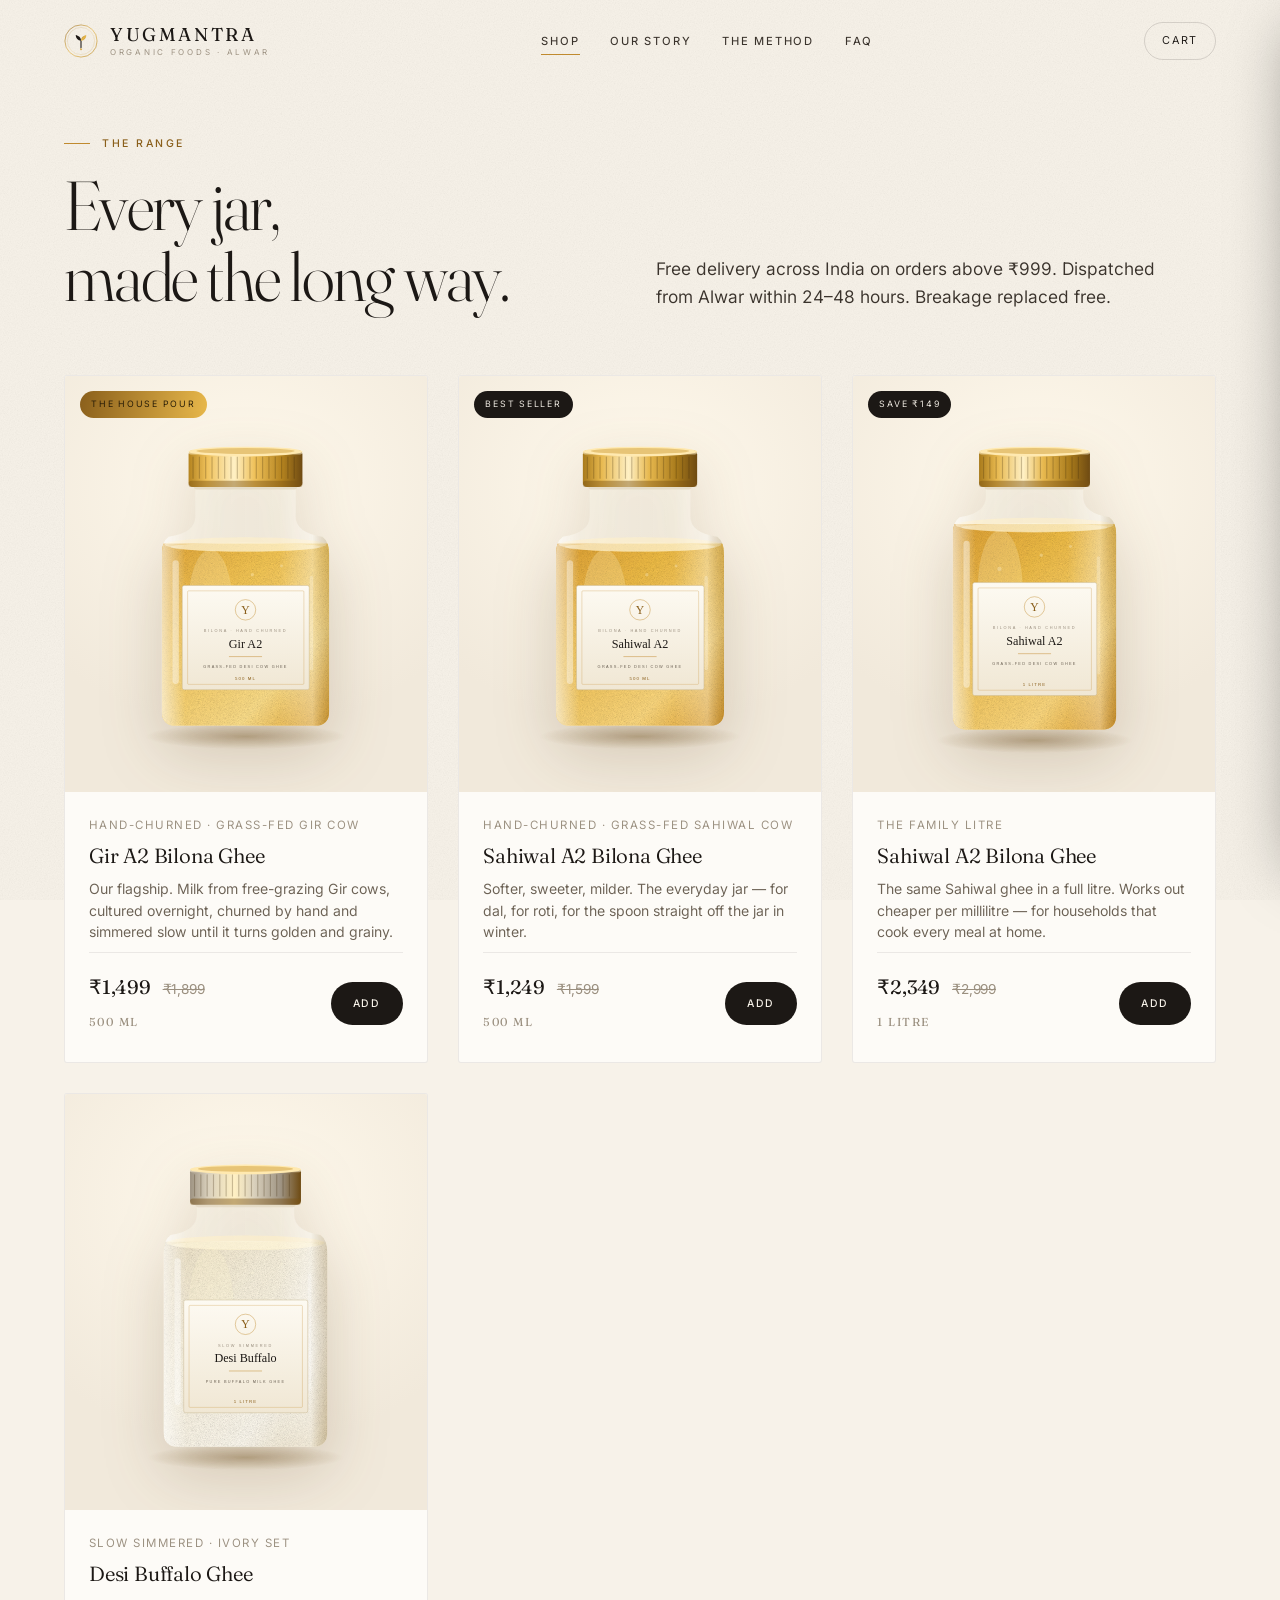
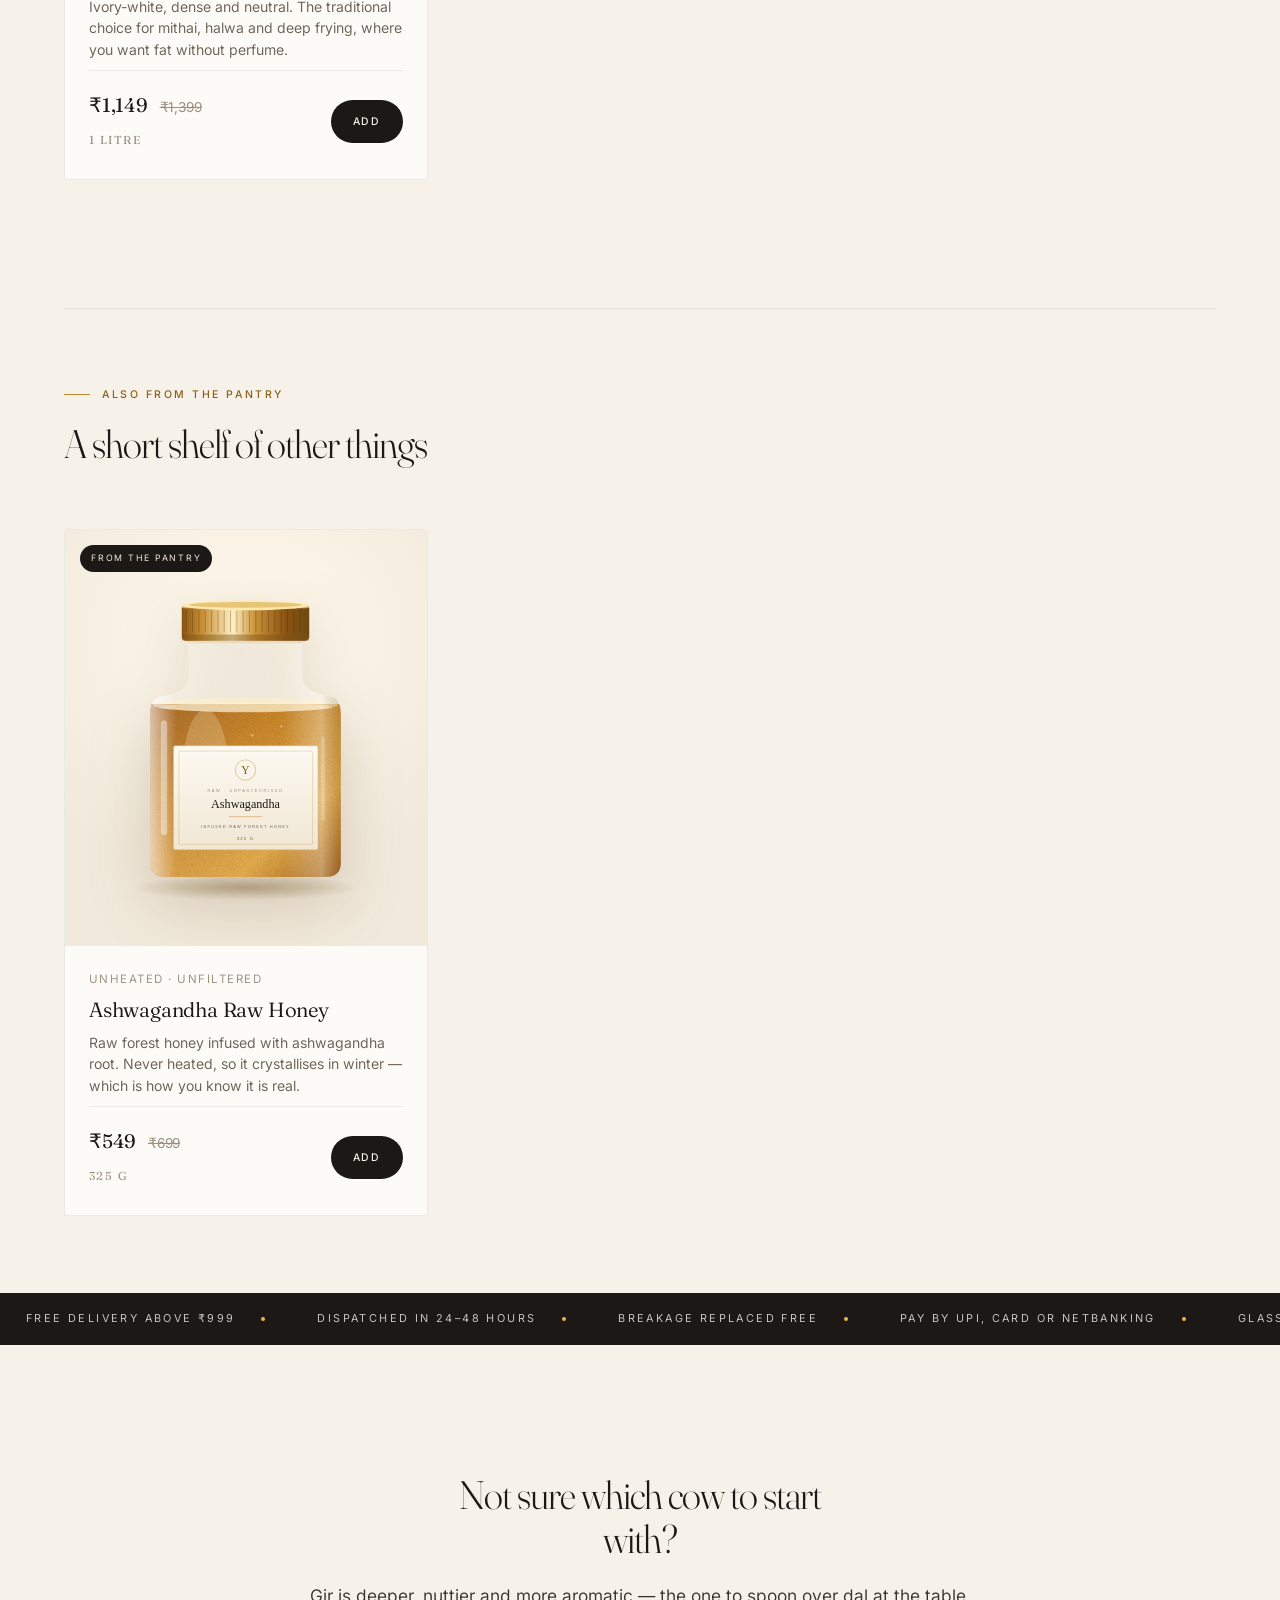
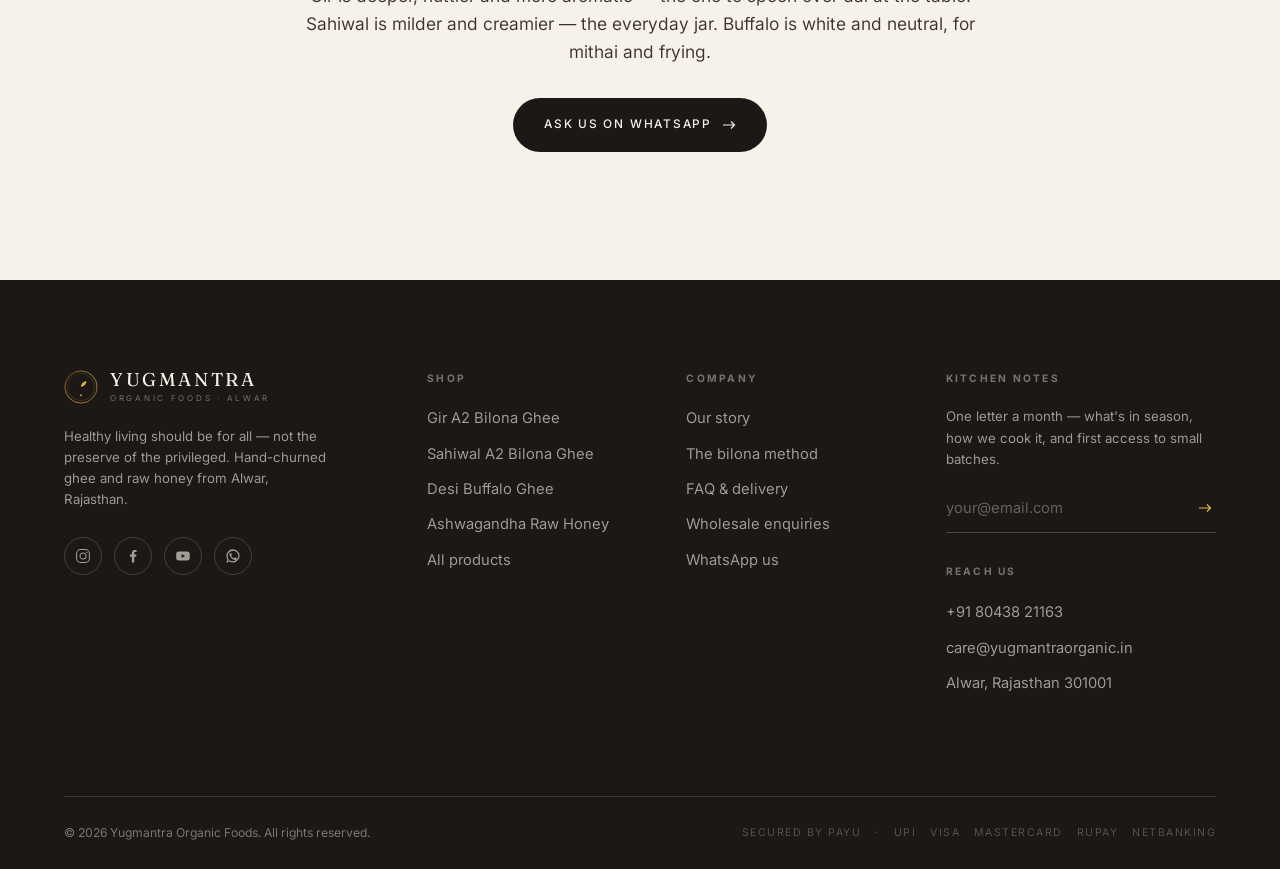
<file: shop.html>
<!DOCTYPE html>
<html lang="en">
<head>
<meta charset="utf-8">
<meta name="viewport" content="width=device-width, initial-scale=1">
<title>Shop — Yugmantra Organic</title>
<meta name="description" content="Buy A2 Gir and Sahiwal bilona ghee, desi buffalo ghee and raw infused honey. Free delivery across India above ₹999.">
<meta name="theme-color" content="#F7F2E9">
<meta property="og:title" content="Shop — Yugmantra Organic">
<meta property="og:description" content="Buy A2 Gir and Sahiwal bilona ghee, desi buffalo ghee and raw infused honey. Free delivery across India above ₹999.">
<meta property="og:type" content="website">
<link rel="icon" href="mark.svg" type="image/svg+xml">
<link rel="preload" href="fraunces.woff2" as="font" type="font/woff2" crossorigin>
<link rel="preload" href="inter.woff2" as="font" type="font/woff2" crossorigin>
<link rel="stylesheet" href="site.css">
</head>
<body data-page="shop">

<header class="hdr">
  <div class="hdr__in">
    <a class="brandmark" href="index.html" aria-label="Yugmantra Organic — home">
        <img src="mark.svg" alt="" width="60" height="60">
        <span class="brandmark__txt">
          <span class="brandmark__name">Yugmantra</span>
          <span class="brandmark__sub">Organic Foods · Alwar</span>
        </span>
      </a>
    <nav class="nav" aria-label="Primary">
        <a href="shop.html" aria-current="page">Shop</a>
        <a href="story.html">Our Story</a>
        <a href="index.html#method">The Method</a>
        <a href="index.html#faq">FAQ</a>
    </nav>
    <div class="hdr__act">
      <button class="cartbtn" data-cart-open>
        Cart <span class="cartbtn__n hide" data-cart-count>0</span>
      </button>
      <button class="burger" data-burger aria-label="Menu"><span></span></button>
    </div>
  </div>
</header>

<nav class="mnav" aria-label="Mobile">
  <a href="shop.html" style="--d:.10s">Shop</a>
  <a href="story.html" style="--d:.16s">Our Story</a>
  <a href="index.html#method" style="--d:.22s">The Method</a>
  <a href="index.html#faq" style="--d:.28s">FAQ</a>
  <a href="index.html#contact" style="--d:.34s">Contact</a>
</nav>

<main>
  <section class="section" style="padding-top:clamp(130px,15vh,190px)">
    <div class="wrap">
      <div class="sechead">
        <span class="eyebrow eyebrow--gold rv">The Range</span>
        <div class="split" style="align-items:end; gap:32px">
          <h1 class="display d2 rv">Every jar,<br>made the long way.</h1>
          <p class="lede rv rv-d2" style="max-width:46ch">
            Free delivery across India on orders above ₹999.
            Dispatched from Alwar within 24–48 hours. Breakage replaced free.
          </p>
        </div>
      </div>
      <div class="prods">
      <article class="pcard rv rv-d1">
        <a class="pcard__media" href="product-gir-a2-ghee.html" aria-label="Gir A2 Bilona Ghee">
          <span class="pcard__tag pcard__tag--gold">The house pour</span>
          <img src="jar-gir.svg" alt="Gir A2 Bilona Ghee in a glass jar" loading="lazy">
        </a>
        <div class="pcard__body">
          <span class="pcard__meta">Hand-churned · Grass-fed Gir cow</span>
          <h3 class="pcard__name"><a href="product-gir-a2-ghee.html">Gir A2 Bilona Ghee</a></h3>
          <p class="pcard__desc">Our flagship. Milk from free-grazing Gir cows, cultured overnight, churned by hand and simmered slow until it turns golden and grainy.</p>
          <div class="pcard__foot">
            <span class="price">₹1,499 <s>₹1,899</s><br><span class="pcard__meta">500 ml</span></span>
            <button class="btn" data-add="GIR-A2-500">Add</button>
          </div>
        </div>
      </article>

      <article class="pcard rv rv-d2">
        <a class="pcard__media" href="product-sahiwal-a2-ghee.html" aria-label="Sahiwal A2 Bilona Ghee">
          <span class="pcard__tag">Best seller</span>
          <img src="jar-sahiwal.svg" alt="Sahiwal A2 Bilona Ghee in a glass jar" loading="lazy">
        </a>
        <div class="pcard__body">
          <span class="pcard__meta">Hand-churned · Grass-fed Sahiwal cow</span>
          <h3 class="pcard__name"><a href="product-sahiwal-a2-ghee.html">Sahiwal A2 Bilona Ghee</a></h3>
          <p class="pcard__desc">Softer, sweeter, milder. The everyday jar — for dal, for roti, for the spoon straight off the jar in winter.</p>
          <div class="pcard__foot">
            <span class="price">₹1,249 <s>₹1,599</s><br><span class="pcard__meta">500 ml</span></span>
            <button class="btn" data-add="SAH-A2-500">Add</button>
          </div>
        </div>
      </article>

      <article class="pcard rv rv-d3">
        <a class="pcard__media" href="product-sahiwal-a2-ghee-litre.html" aria-label="Sahiwal A2 Bilona Ghee">
          <span class="pcard__tag">Save ₹149</span>
          <img src="jar-sahiwal-1l.svg" alt="Sahiwal A2 Bilona Ghee in a glass jar" loading="lazy">
        </a>
        <div class="pcard__body">
          <span class="pcard__meta">The family litre</span>
          <h3 class="pcard__name"><a href="product-sahiwal-a2-ghee-litre.html">Sahiwal A2 Bilona Ghee</a></h3>
          <p class="pcard__desc">The same Sahiwal ghee in a full litre. Works out cheaper per millilitre — for households that cook every meal at home.</p>
          <div class="pcard__foot">
            <span class="price">₹2,349 <s>₹2,999</s><br><span class="pcard__meta">1 litre</span></span>
            <button class="btn" data-add="SAH-A2-1000">Add</button>
          </div>
        </div>
      </article>

      <article class="pcard rv rv-d1">
        <a class="pcard__media" href="product-desi-buffalo-ghee.html" aria-label="Desi Buffalo Ghee">
          
          <img src="jar-buffalo.svg" alt="Desi Buffalo Ghee in a glass jar" loading="lazy">
        </a>
        <div class="pcard__body">
          <span class="pcard__meta">Slow simmered · Ivory set</span>
          <h3 class="pcard__name"><a href="product-desi-buffalo-ghee.html">Desi Buffalo Ghee</a></h3>
          <p class="pcard__desc">Ivory-white, dense and neutral. The traditional choice for mithai, halwa and deep frying, where you want fat without perfume.</p>
          <div class="pcard__foot">
            <span class="price">₹1,149 <s>₹1,399</s><br><span class="pcard__meta">1 litre</span></span>
            <button class="btn" data-add="BUF-1000">Add</button>
          </div>
        </div>
      </article></div>
    </div>
  </section>

  <div class="wrap"><hr class="rule"></div>

  <section class="section section--tight">
    <div class="wrap">
      <div class="sechead">
        <span class="eyebrow eyebrow--gold rv">Also From The Pantry</span>
        <h2 class="display d3 rv">A short shelf of other things</h2>
      </div>
      <div class="prods">
      <article class="pcard rv rv-d1">
        <a class="pcard__media" href="product-ashwagandha-raw-honey.html" aria-label="Ashwagandha Raw Honey">
          <span class="pcard__tag">From the pantry</span>
          <img src="jar-honey.svg" alt="Ashwagandha Raw Honey in a glass jar" loading="lazy">
        </a>
        <div class="pcard__body">
          <span class="pcard__meta">Unheated · Unfiltered</span>
          <h3 class="pcard__name"><a href="product-ashwagandha-raw-honey.html">Ashwagandha Raw Honey</a></h3>
          <p class="pcard__desc">Raw forest honey infused with ashwagandha root. Never heated, so it crystallises in winter — which is how you know it is real.</p>
          <div class="pcard__foot">
            <span class="price">₹549 <s>₹699</s><br><span class="pcard__meta">325 g</span></span>
            <button class="btn" data-add="HON-ASH-325">Add</button>
          </div>
        </div>
      </article></div>
    </div>
  </section>

  <div class="marq" aria-hidden="true"><div class="marq__track">
    <span class="marq__item">Free delivery above ₹999</span>
    <span class="marq__item">Dispatched in 24–48 hours</span>
    <span class="marq__item">Breakage replaced free</span>
    <span class="marq__item">Pay by UPI, card or netbanking</span>
    <span class="marq__item">Glass, never plastic</span>
  </div></div>

  <section class="section">
    <div class="wrap center">
      <h2 class="display d3 rv" style="max-width:20ch; margin-inline:auto">Not sure which cow to start with?</h2>
      <p class="lede rv rv-d2 measure mx-auto" style="margin:22px auto 32px">
        Gir is deeper, nuttier and more aromatic — the one to spoon over dal at the table.
        Sahiwal is milder and creamier — the everyday jar. Buffalo is white and neutral, for mithai and frying.
      </p>
      <a class="btn rv rv-d3" href="https://wa.me/918043821163" target="_blank" rel="noopener">Ask us on WhatsApp <svg width="13" height="10" viewBox="0 0 13 10" fill="none" stroke="currentColor" stroke-width="1.2"><path d="M0 5h11.5M8 1.5 11.5 5 8 8.5"/></svg></a>
    </div>
  </section>
</main>

<div class="scrim" data-cart-close></div>
<aside class="drawer" aria-label="Cart">
  <div class="drawer__hd">
    <h3>Your Order</h3>
    <button class="xbtn" data-cart-close aria-label="Close">
      <svg width="14" height="14" viewBox="0 0 14 14" stroke="currentColor" stroke-width="1.3"><path d="M1 1l12 12M13 1L1 13"/></svg>
    </button>
  </div>
  <div class="drawer__body" data-cart-body></div>
  <div class="drawer__ft hide" data-cart-foot>
    <div class="crow"><span>Subtotal</span><span data-sub>₹0</span></div>
    <div class="crow"><span>Delivery</span><span data-ship>—</span></div>
    <div class="crow crow--tot"><span>Total</span><b data-tot>₹0</b></div>
    <p class="small" style="margin:6px 0 16px" data-freeship></p>
    <a class="btn btn--block" href="checkout.html">Secure Checkout <svg width="13" height="10" viewBox="0 0 13 10" fill="none" stroke="currentColor" stroke-width="1.2"><path d="M0 5h11.5M8 1.5 11.5 5 8 8.5"/></svg></a>
    <p class="small center" style="margin-top:14px">Payments by PayU · UPI, cards, netbanking &amp; wallets</p>
  </div>
</aside>

<footer class="ftr" id="contact">
  <div class="wrap">
    <div class="ftr__top">
      <div>
        <a class="brandmark" href="index.html" aria-label="Yugmantra Organic — home">
        <img src="mark.svg" alt="" width="60" height="60">
        <span class="brandmark__txt">
          <span class="brandmark__name">Yugmantra</span>
          <span class="brandmark__sub">Organic Foods · Alwar</span>
        </span>
      </a>
        <p class="small" style="max-width:34ch; margin-top:22px; color:rgba(247,242,233,.62)">
          Healthy living should be for all — not the preserve of the privileged.
          Hand-churned ghee and raw honey from Alwar, Rajasthan.
        </p>
        <div class="socials">
          <a href="https://www.instagram.com/yugmantraorganic/" aria-label="Instagram" target="_blank" rel="noopener">
            <svg width="16" height="16" viewBox="0 0 20 20" fill="none" stroke="currentColor" stroke-width="1.3"><rect x="2" y="2" width="16" height="16" rx="5"/><circle cx="10" cy="10" r="3.8"/><circle cx="14.8" cy="5.2" r=".9" fill="currentColor" stroke="none"/></svg>
          </a>
          <a href="https://www.facebook.com/yugmantraorganic/" aria-label="Facebook" target="_blank" rel="noopener">
            <svg width="16" height="16" viewBox="0 0 20 20" fill="currentColor"><path d="M11.5 18v-7h2.4l.4-2.8h-2.8V6.4c0-.8.2-1.4 1.4-1.4h1.5V2.6C14.1 2.5 13.2 2.4 12.2 2.4c-2.1 0-3.6 1.3-3.6 3.7v2.1H6.2V11h2.4v7z"/></svg>
          </a>
          <a href="https://www.youtube.com/@YugmantraOrganic" aria-label="YouTube" target="_blank" rel="noopener">
            <svg width="16" height="16" viewBox="0 0 20 20" fill="currentColor"><path d="M18.2 6.2a2.1 2.1 0 0 0-1.5-1.5C15.4 4.4 10 4.4 10 4.4s-5.4 0-6.7.3A2.1 2.1 0 0 0 1.8 6.2C1.5 7.5 1.5 10 1.5 10s0 2.5.3 3.8a2.1 2.1 0 0 0 1.5 1.5c1.3.3 6.7.3 6.7.3s5.4 0 6.7-.3a2.1 2.1 0 0 0 1.5-1.5c.3-1.3.3-3.8.3-3.8s0-2.5-.3-3.8zM8.3 12.6V7.4l4.5 2.6z"/></svg>
          </a>
          <a href="https://wa.me/918043821163" aria-label="WhatsApp" target="_blank" rel="noopener">
            <svg width="16" height="16" viewBox="0 0 20 20" fill="currentColor"><path d="M10 1.7a8.2 8.2 0 0 0-7 12.5L1.7 18.3l4.2-1.3A8.2 8.2 0 1 0 10 1.7zm0 1.6a6.6 6.6 0 1 1-3.4 12.2l-.3-.2-2.5.8.8-2.4-.2-.3A6.6 6.6 0 0 1 10 3.3zm-2.9 3c-.2 0-.4 0-.6.3-.2.3-.8.8-.8 1.9s.8 2.2.9 2.4c.1.1 1.5 2.5 3.8 3.4 1.9.8 2.3.6 2.7.6.4 0 1.3-.5 1.5-1.1.2-.5.2-1 .1-1.1l-.5-.3-1.5-.7c-.2-.1-.4-.1-.5.1l-.7.9c-.1.2-.3.2-.5.1-.2-.1-1-.4-1.9-1.2-.7-.6-1.2-1.4-1.3-1.6-.1-.2 0-.3.1-.4l.4-.5.2-.4v-.4l-.7-1.7c-.2-.4-.4-.3-.5-.3z"/></svg>
          </a>
        </div>
      </div>

      <div>
        <h4 class="ftr__h">Shop</h4>
        <ul>
          <li><a href="product-gir-a2-ghee.html">Gir A2 Bilona Ghee</a></li>
          <li><a href="product-sahiwal-a2-ghee.html">Sahiwal A2 Bilona Ghee</a></li>
          <li><a href="product-desi-buffalo-ghee.html">Desi Buffalo Ghee</a></li>
          <li><a href="product-ashwagandha-raw-honey.html">Ashwagandha Raw Honey</a></li>
          <li><a href="shop.html">All products</a></li>
        </ul>
      </div>

      <div>
        <h4 class="ftr__h">Company</h4>
        <ul>
          <li><a href="story.html">Our story</a></li>
          <li><a href="index.html#method">The bilona method</a></li>
          <li><a href="index.html#faq">FAQ &amp; delivery</a></li>
          <li><a href="mailto:care@yugmantraorganic.in">Wholesale enquiries</a></li>
          <li><a href="https://wa.me/918043821163" target="_blank" rel="noopener">WhatsApp us</a></li>
        </ul>
      </div>

      <div>
        <h4 class="ftr__h">Kitchen Notes</h4>
        <p class="small" style="color:rgba(247,242,233,.62); margin-bottom:14px">
          One letter a month — what's in season, how we cook it, and first access to small batches.
        </p>
        <form class="nl" onsubmit="event.preventDefault(); this.querySelector('input').value=''; this.nextElementSibling.hidden=false;">
          <input type="email" required placeholder="your@email.com" aria-label="Email address">
          <button type="submit" aria-label="Subscribe"><svg width="13" height="10" viewBox="0 0 13 10" fill="none" stroke="currentColor" stroke-width="1.2"><path d="M0 5h11.5M8 1.5 11.5 5 8 8.5"/></svg></button>
        </form>
        <p class="small" hidden style="margin-top:10px; color:#E8B84B">Thank you — you're on the list.</p>
        <h4 class="ftr__h" style="margin-top:30px">Reach Us</h4>
        <ul>
          <li><a href="tel:+918043821163">+91 80438 21163</a></li>
          <li><a href="mailto:care@yugmantraorganic.in">care@yugmantraorganic.in</a></li>
          <li style="color:rgba(247,242,233,.62)">Alwar, Rajasthan 301001</li>
        </ul>
      </div>
    </div>

    <div class="ftr__bot">
      <span>© <span data-year>2026</span> Yugmantra Organic Foods. All rights reserved.</span>
      <div class="paylogos"><span>Secured by PayU</span><span>·</span><span>UPI</span><span>Visa</span><span>Mastercard</span><span>Rupay</span><span>Netbanking</span></div>
    </div>
  </div>
</footer>

<script src="catalog.js"></script>
<script src="site.js"></script>
</body>
</html>
</file>
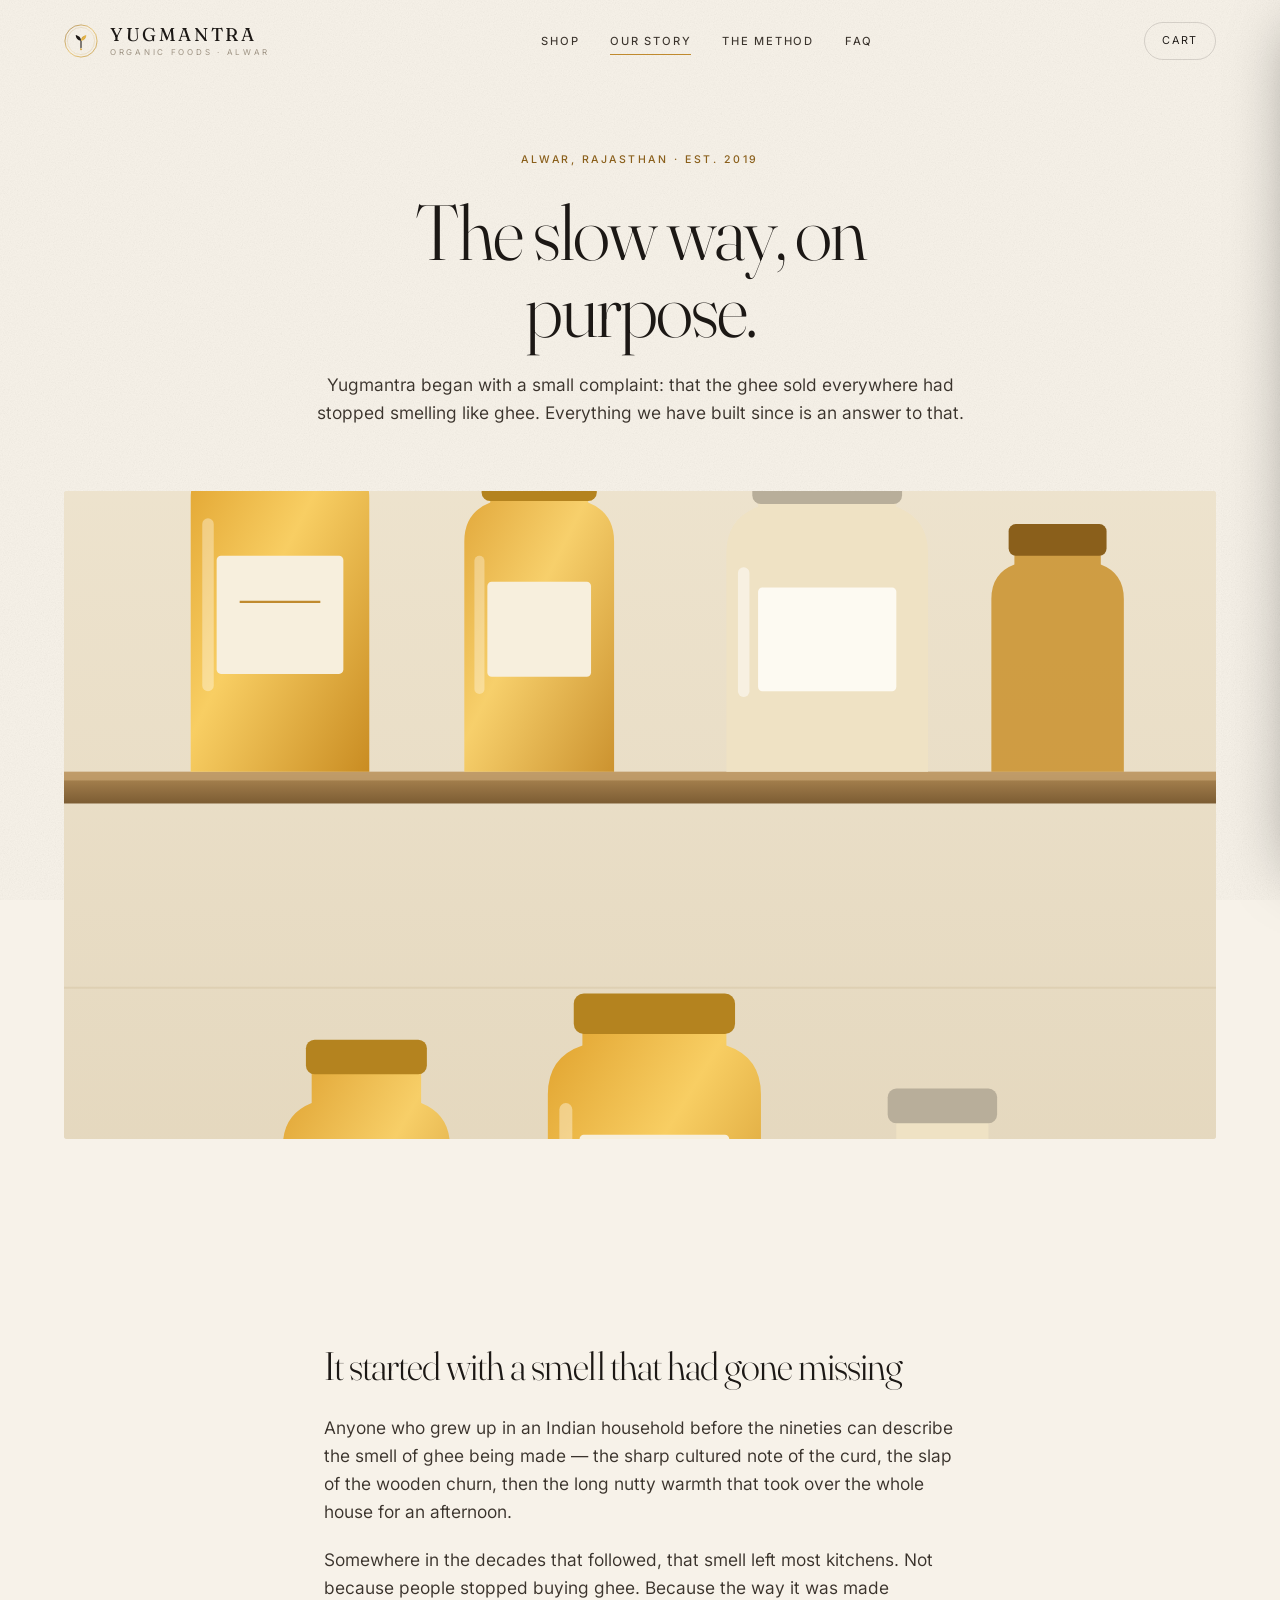
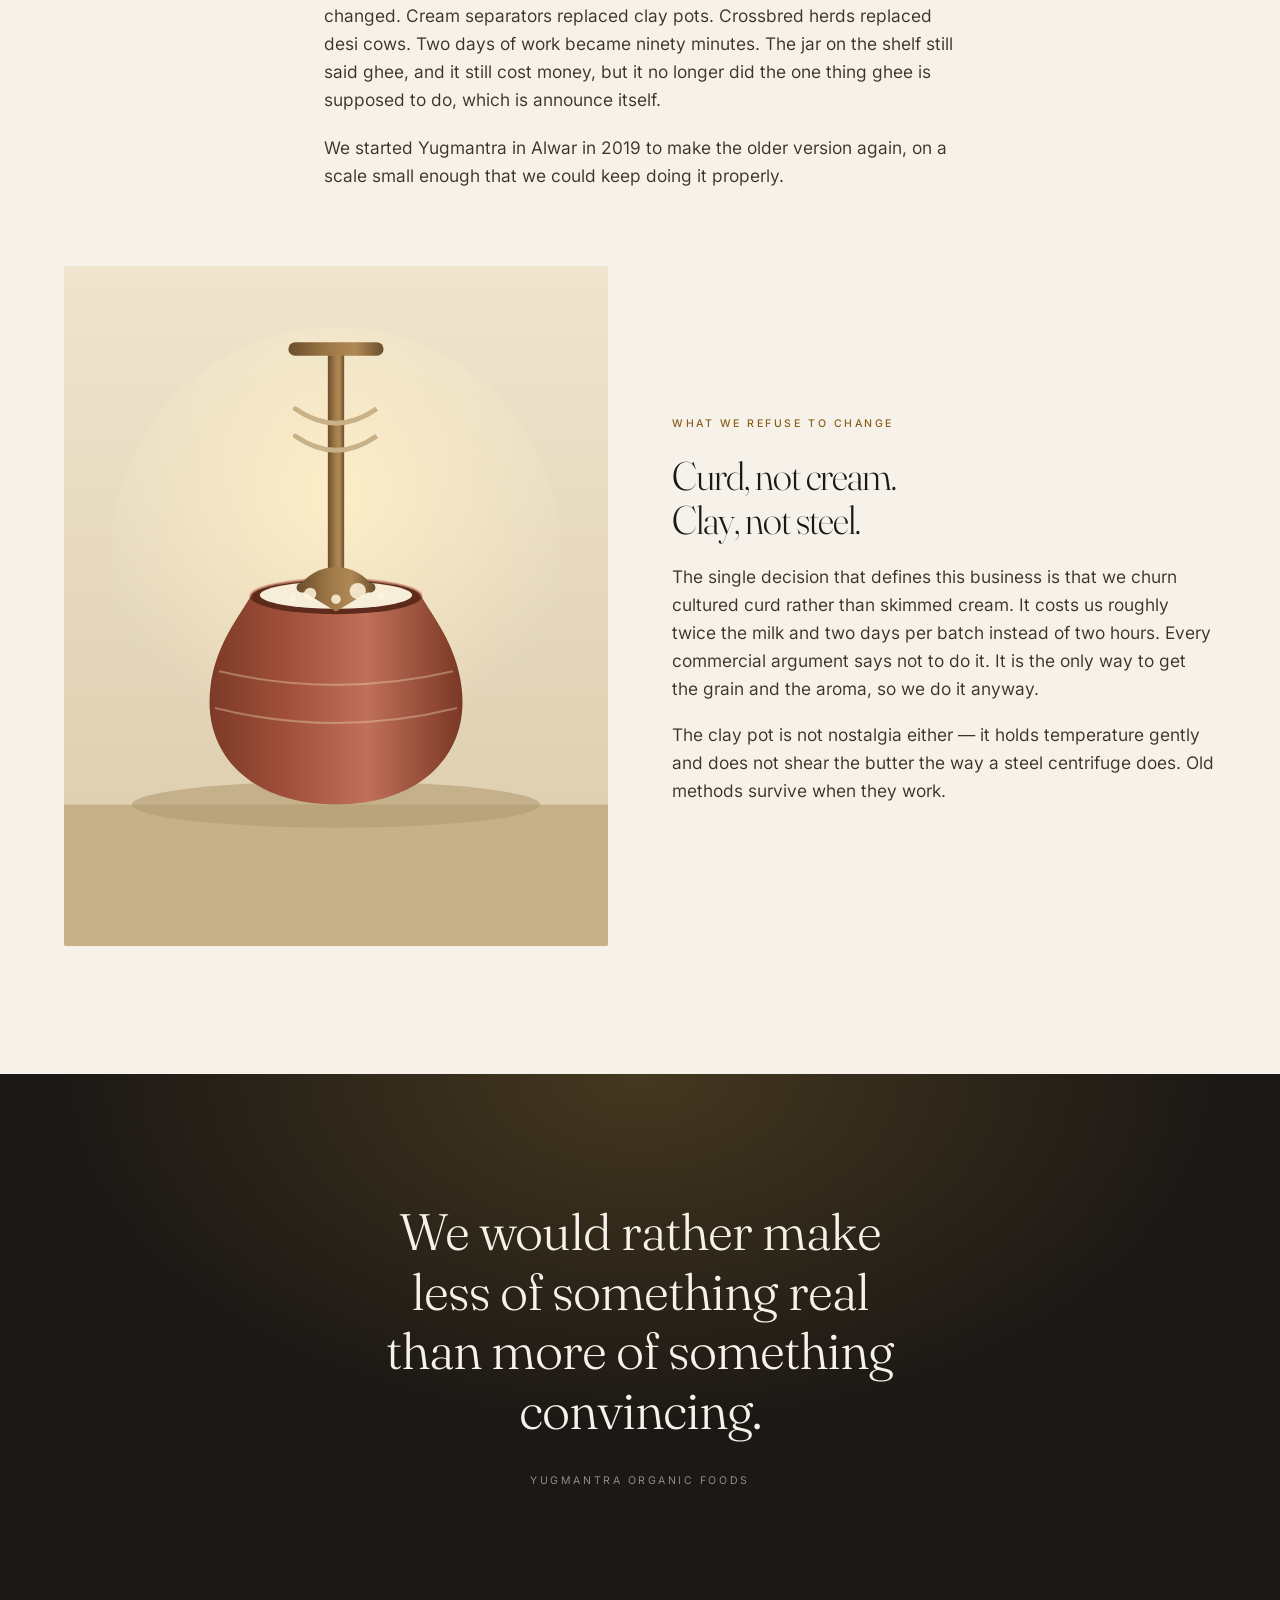
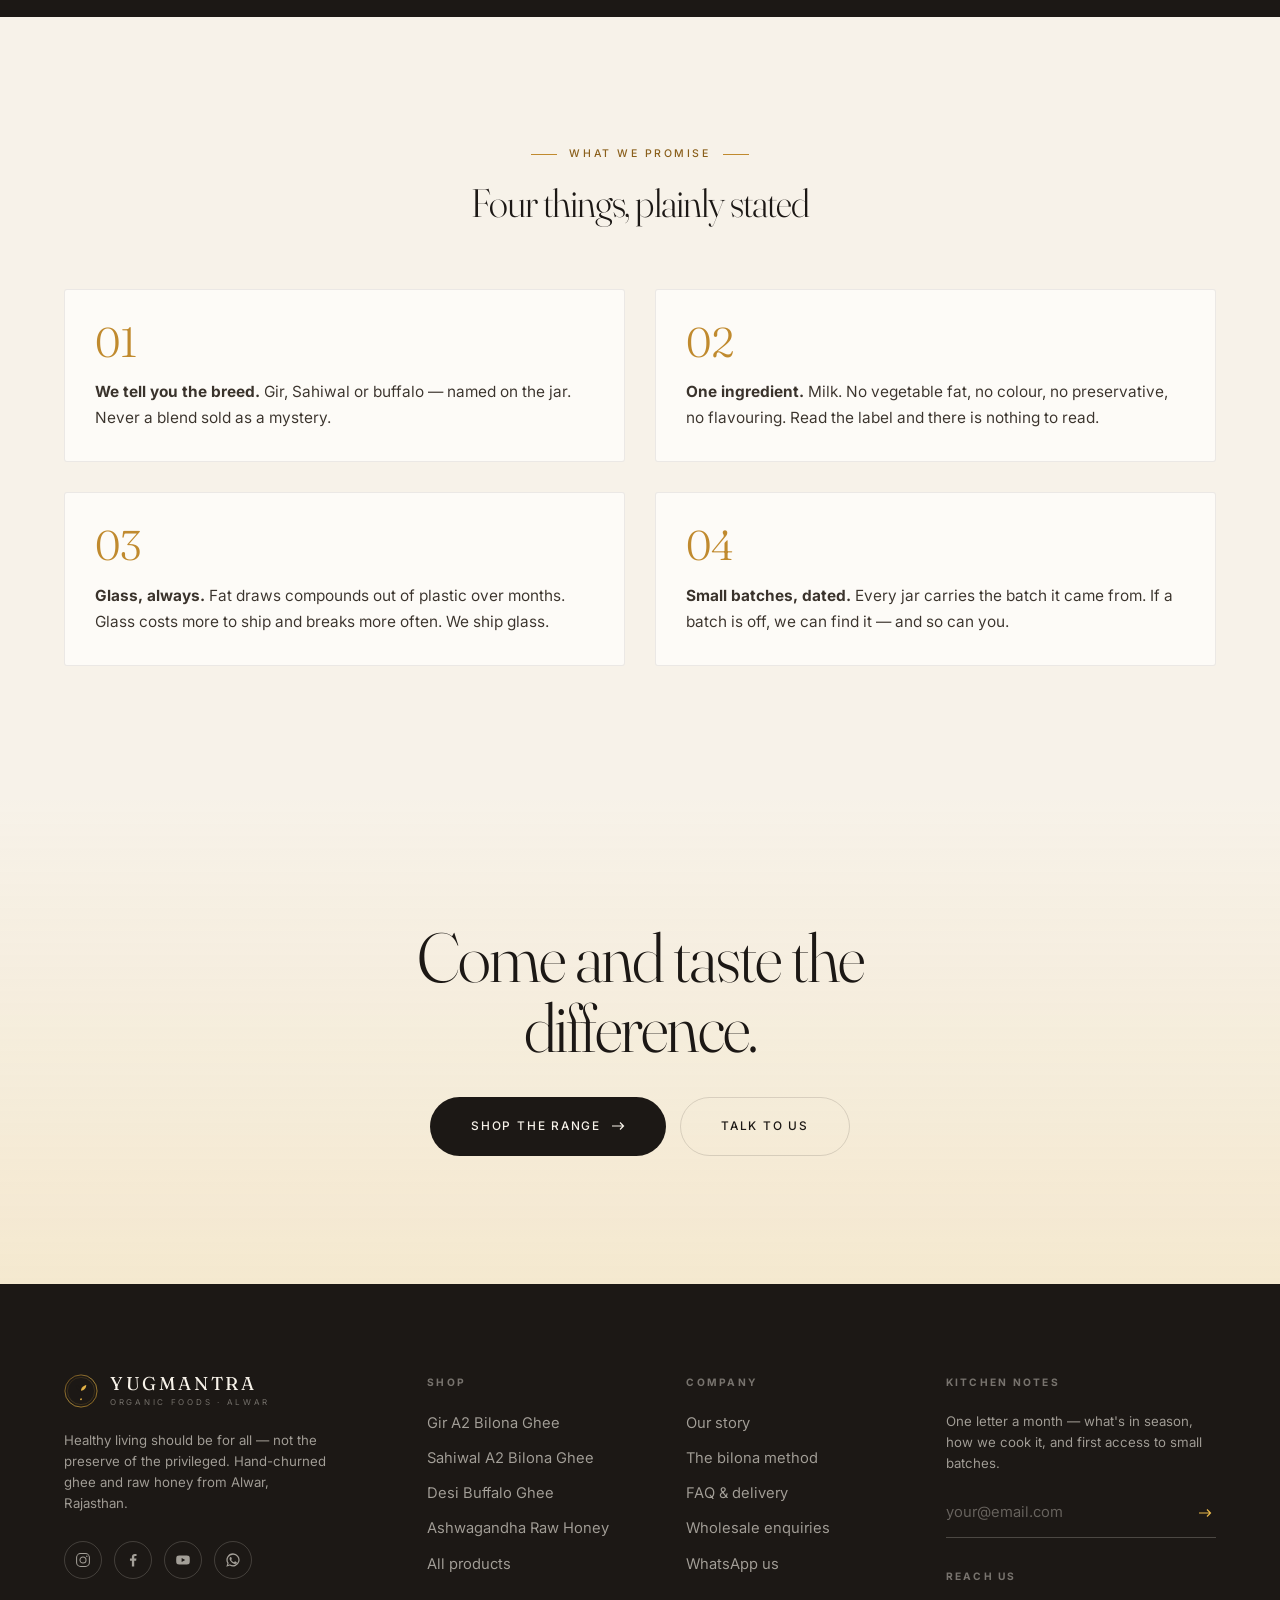
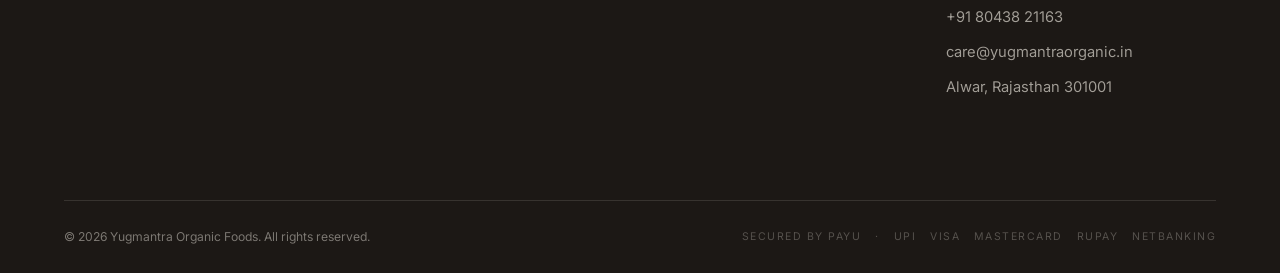
<file: story.html>
<!DOCTYPE html>
<html lang="en">
<head>
<meta charset="utf-8">
<meta name="viewport" content="width=device-width, initial-scale=1">
<title>Our Story — Yugmantra Organic</title>
<meta name="description" content="Why we make ghee the long way in Alwar, Rajasthan — the cows, the clay pots, and the arithmetic behind the jar.">
<meta name="theme-color" content="#F7F2E9">
<meta property="og:title" content="Our Story — Yugmantra Organic">
<meta property="og:description" content="Why we make ghee the long way in Alwar, Rajasthan — the cows, the clay pots, and the arithmetic behind the jar.">
<meta property="og:type" content="website">
<link rel="icon" href="mark.svg" type="image/svg+xml">
<link rel="preload" href="fraunces.woff2" as="font" type="font/woff2" crossorigin>
<link rel="preload" href="inter.woff2" as="font" type="font/woff2" crossorigin>
<link rel="stylesheet" href="site.css">
</head>
<body data-page="story">

<header class="hdr">
  <div class="hdr__in">
    <a class="brandmark" href="index.html" aria-label="Yugmantra Organic — home">
        <img src="mark.svg" alt="" width="60" height="60">
        <span class="brandmark__txt">
          <span class="brandmark__name">Yugmantra</span>
          <span class="brandmark__sub">Organic Foods · Alwar</span>
        </span>
      </a>
    <nav class="nav" aria-label="Primary">
        <a href="shop.html">Shop</a>
        <a href="story.html" aria-current="page">Our Story</a>
        <a href="index.html#method">The Method</a>
        <a href="index.html#faq">FAQ</a>
    </nav>
    <div class="hdr__act">
      <button class="cartbtn" data-cart-open>
        Cart <span class="cartbtn__n hide" data-cart-count>0</span>
      </button>
      <button class="burger" data-burger aria-label="Menu"><span></span></button>
    </div>
  </div>
</header>

<nav class="mnav" aria-label="Mobile">
  <a href="shop.html" style="--d:.10s">Shop</a>
  <a href="story.html" style="--d:.16s">Our Story</a>
  <a href="index.html#method" style="--d:.22s">The Method</a>
  <a href="index.html#faq" style="--d:.28s">FAQ</a>
  <a href="index.html#contact" style="--d:.34s">Contact</a>
</nav>

<main>
  <section class="section" style="padding-top:clamp(140px,16vh,200px); padding-bottom:clamp(40px,5vw,70px)">
    <div class="wrap center">
      <span class="eyebrow eyebrow--gold rv">Alwar, Rajasthan · Est. 2019</span>
      <h1 class="display d1 rv rv-d1" style="margin:24px auto; max-width:14ch">The slow way, on purpose.</h1>
      <p class="lede rv rv-d2 measure mx-auto">
        Yugmantra began with a small complaint: that the ghee sold everywhere had stopped
        smelling like ghee. Everything we have built since is an answer to that.
      </p>
    </div>
  </section>

  <section class="section" style="padding-top:0">
    <div class="wrap">
      <div class="split__media rv" style="aspect-ratio:16/9; border-radius:3px">
        <img src="plate-kitchen.svg" alt="Jars of ghee and honey on a wooden shelf" loading="lazy">
      </div>
    </div>
  </section>

  <section class="section section--tight">
    <div class="wrap" style="max-width:760px">
      <h2 class="display d3 rv" style="margin-bottom:26px">It started with a smell that had gone missing</h2>
      <div class="lede rv rv-d1" style="display:grid; gap:20px">
        <p>Anyone who grew up in an Indian household before the nineties can describe the smell of ghee being made — the sharp cultured note of the curd, the slap of the wooden churn, then the long nutty warmth that took over the whole house for an afternoon.</p>
        <p>Somewhere in the decades that followed, that smell left most kitchens. Not because people stopped buying ghee. Because the way it was made changed. Cream separators replaced clay pots. Crossbred herds replaced desi cows. Two days of work became ninety minutes. The jar on the shelf still said ghee, and it still cost money, but it no longer did the one thing ghee is supposed to do, which is announce itself.</p>
        <p>We started Yugmantra in Alwar in 2019 to make the older version again, on a scale small enough that we could keep doing it properly.</p>
      </div>
    </div>
  </section>

  <section class="section" style="padding-top:0">
    <div class="wrap split">
      <div class="split__media rv"><img src="plate-bilona.svg" alt="A clay pot and wooden churn" loading="lazy"></div>
      <div>
        <span class="eyebrow eyebrow--gold rv">What We Refuse To Change</span>
        <h2 class="display d3 rv rv-d1" style="margin:20px 0 22px">Curd, not cream.<br>Clay, not steel.</h2>
        <p class="lede rv rv-d2">
          The single decision that defines this business is that we churn cultured curd rather
          than skimmed cream. It costs us roughly twice the milk and two days per batch instead
          of two hours. Every commercial argument says not to do it. It is the only way to get
          the grain and the aroma, so we do it anyway.
        </p>
        <p class="lede rv rv-d3" style="margin-top:18px">
          The clay pot is not nostalgia either — it holds temperature gently and does not
          shear the butter the way a steel centrifuge does. Old methods survive when they work.
        </p>
      </div>
    </div>
  </section>

  <section class="section quote">
    <div class="wrap quote__in">
      <blockquote>We would rather make less of something real than more of something convincing.</blockquote>
      <cite>Yugmantra Organic Foods</cite>
    </div>
  </section>

  <section class="section">
    <div class="wrap">
      <div class="sechead center">
        <span class="eyebrow eyebrow--gold rv">What We Promise</span>
        <h2 class="display d3 rv">Four things, plainly stated</h2>
      </div>
      <div class="prods" style="grid-template-columns:repeat(2,1fr)">
        <div class="test rv rv-d1"><span class="proc__n">01</span><p><b>We tell you the breed.</b> Gir, Sahiwal or buffalo — named on the jar. Never a blend sold as a mystery.</p></div>
        <div class="test rv rv-d2"><span class="proc__n">02</span><p><b>One ingredient.</b> Milk. No vegetable fat, no colour, no preservative, no flavouring. Read the label and there is nothing to read.</p></div>
        <div class="test rv rv-d3"><span class="proc__n">03</span><p><b>Glass, always.</b> Fat draws compounds out of plastic over months. Glass costs more to ship and breaks more often. We ship glass.</p></div>
        <div class="test rv rv-d4"><span class="proc__n">04</span><p><b>Small batches, dated.</b> Every jar carries the batch it came from. If a batch is off, we can find it — and so can you.</p></div>
      </div>
    </div>
  </section>

  <section class="section" style="background:linear-gradient(180deg,transparent,rgba(232,184,75,.16))">
    <div class="wrap center">
      <h2 class="display d2 rv" style="max-width:16ch; margin-inline:auto">Come and taste the difference.</h2>
      <div class="hero__cta rv rv-d2" style="justify-content:center; margin-top:34px">
        <a class="btn btn--lg" href="shop.html">Shop the range <svg width="13" height="10" viewBox="0 0 13 10" fill="none" stroke="currentColor" stroke-width="1.2"><path d="M0 5h11.5M8 1.5 11.5 5 8 8.5"/></svg></a>
        <a class="btn btn--ghost btn--lg" href="https://wa.me/918043821163" target="_blank" rel="noopener">Talk to us</a>
      </div>
    </div>
  </section>
</main>

<div class="scrim" data-cart-close></div>
<aside class="drawer" aria-label="Cart">
  <div class="drawer__hd">
    <h3>Your Order</h3>
    <button class="xbtn" data-cart-close aria-label="Close">
      <svg width="14" height="14" viewBox="0 0 14 14" stroke="currentColor" stroke-width="1.3"><path d="M1 1l12 12M13 1L1 13"/></svg>
    </button>
  </div>
  <div class="drawer__body" data-cart-body></div>
  <div class="drawer__ft hide" data-cart-foot>
    <div class="crow"><span>Subtotal</span><span data-sub>₹0</span></div>
    <div class="crow"><span>Delivery</span><span data-ship>—</span></div>
    <div class="crow crow--tot"><span>Total</span><b data-tot>₹0</b></div>
    <p class="small" style="margin:6px 0 16px" data-freeship></p>
    <a class="btn btn--block" href="checkout.html">Secure Checkout <svg width="13" height="10" viewBox="0 0 13 10" fill="none" stroke="currentColor" stroke-width="1.2"><path d="M0 5h11.5M8 1.5 11.5 5 8 8.5"/></svg></a>
    <p class="small center" style="margin-top:14px">Payments by PayU · UPI, cards, netbanking &amp; wallets</p>
  </div>
</aside>

<footer class="ftr" id="contact">
  <div class="wrap">
    <div class="ftr__top">
      <div>
        <a class="brandmark" href="index.html" aria-label="Yugmantra Organic — home">
        <img src="mark.svg" alt="" width="60" height="60">
        <span class="brandmark__txt">
          <span class="brandmark__name">Yugmantra</span>
          <span class="brandmark__sub">Organic Foods · Alwar</span>
        </span>
      </a>
        <p class="small" style="max-width:34ch; margin-top:22px; color:rgba(247,242,233,.62)">
          Healthy living should be for all — not the preserve of the privileged.
          Hand-churned ghee and raw honey from Alwar, Rajasthan.
        </p>
        <div class="socials">
          <a href="https://www.instagram.com/yugmantraorganic/" aria-label="Instagram" target="_blank" rel="noopener">
            <svg width="16" height="16" viewBox="0 0 20 20" fill="none" stroke="currentColor" stroke-width="1.3"><rect x="2" y="2" width="16" height="16" rx="5"/><circle cx="10" cy="10" r="3.8"/><circle cx="14.8" cy="5.2" r=".9" fill="currentColor" stroke="none"/></svg>
          </a>
          <a href="https://www.facebook.com/yugmantraorganic/" aria-label="Facebook" target="_blank" rel="noopener">
            <svg width="16" height="16" viewBox="0 0 20 20" fill="currentColor"><path d="M11.5 18v-7h2.4l.4-2.8h-2.8V6.4c0-.8.2-1.4 1.4-1.4h1.5V2.6C14.1 2.5 13.2 2.4 12.2 2.4c-2.1 0-3.6 1.3-3.6 3.7v2.1H6.2V11h2.4v7z"/></svg>
          </a>
          <a href="https://www.youtube.com/@YugmantraOrganic" aria-label="YouTube" target="_blank" rel="noopener">
            <svg width="16" height="16" viewBox="0 0 20 20" fill="currentColor"><path d="M18.2 6.2a2.1 2.1 0 0 0-1.5-1.5C15.4 4.4 10 4.4 10 4.4s-5.4 0-6.7.3A2.1 2.1 0 0 0 1.8 6.2C1.5 7.5 1.5 10 1.5 10s0 2.5.3 3.8a2.1 2.1 0 0 0 1.5 1.5c1.3.3 6.7.3 6.7.3s5.4 0 6.7-.3a2.1 2.1 0 0 0 1.5-1.5c.3-1.3.3-3.8.3-3.8s0-2.5-.3-3.8zM8.3 12.6V7.4l4.5 2.6z"/></svg>
          </a>
          <a href="https://wa.me/918043821163" aria-label="WhatsApp" target="_blank" rel="noopener">
            <svg width="16" height="16" viewBox="0 0 20 20" fill="currentColor"><path d="M10 1.7a8.2 8.2 0 0 0-7 12.5L1.7 18.3l4.2-1.3A8.2 8.2 0 1 0 10 1.7zm0 1.6a6.6 6.6 0 1 1-3.4 12.2l-.3-.2-2.5.8.8-2.4-.2-.3A6.6 6.6 0 0 1 10 3.3zm-2.9 3c-.2 0-.4 0-.6.3-.2.3-.8.8-.8 1.9s.8 2.2.9 2.4c.1.1 1.5 2.5 3.8 3.4 1.9.8 2.3.6 2.7.6.4 0 1.3-.5 1.5-1.1.2-.5.2-1 .1-1.1l-.5-.3-1.5-.7c-.2-.1-.4-.1-.5.1l-.7.9c-.1.2-.3.2-.5.1-.2-.1-1-.4-1.9-1.2-.7-.6-1.2-1.4-1.3-1.6-.1-.2 0-.3.1-.4l.4-.5.2-.4v-.4l-.7-1.7c-.2-.4-.4-.3-.5-.3z"/></svg>
          </a>
        </div>
      </div>

      <div>
        <h4 class="ftr__h">Shop</h4>
        <ul>
          <li><a href="product-gir-a2-ghee.html">Gir A2 Bilona Ghee</a></li>
          <li><a href="product-sahiwal-a2-ghee.html">Sahiwal A2 Bilona Ghee</a></li>
          <li><a href="product-desi-buffalo-ghee.html">Desi Buffalo Ghee</a></li>
          <li><a href="product-ashwagandha-raw-honey.html">Ashwagandha Raw Honey</a></li>
          <li><a href="shop.html">All products</a></li>
        </ul>
      </div>

      <div>
        <h4 class="ftr__h">Company</h4>
        <ul>
          <li><a href="story.html">Our story</a></li>
          <li><a href="index.html#method">The bilona method</a></li>
          <li><a href="index.html#faq">FAQ &amp; delivery</a></li>
          <li><a href="mailto:care@yugmantraorganic.in">Wholesale enquiries</a></li>
          <li><a href="https://wa.me/918043821163" target="_blank" rel="noopener">WhatsApp us</a></li>
        </ul>
      </div>

      <div>
        <h4 class="ftr__h">Kitchen Notes</h4>
        <p class="small" style="color:rgba(247,242,233,.62); margin-bottom:14px">
          One letter a month — what's in season, how we cook it, and first access to small batches.
        </p>
        <form class="nl" onsubmit="event.preventDefault(); this.querySelector('input').value=''; this.nextElementSibling.hidden=false;">
          <input type="email" required placeholder="your@email.com" aria-label="Email address">
          <button type="submit" aria-label="Subscribe"><svg width="13" height="10" viewBox="0 0 13 10" fill="none" stroke="currentColor" stroke-width="1.2"><path d="M0 5h11.5M8 1.5 11.5 5 8 8.5"/></svg></button>
        </form>
        <p class="small" hidden style="margin-top:10px; color:#E8B84B">Thank you — you're on the list.</p>
        <h4 class="ftr__h" style="margin-top:30px">Reach Us</h4>
        <ul>
          <li><a href="tel:+918043821163">+91 80438 21163</a></li>
          <li><a href="mailto:care@yugmantraorganic.in">care@yugmantraorganic.in</a></li>
          <li style="color:rgba(247,242,233,.62)">Alwar, Rajasthan 301001</li>
        </ul>
      </div>
    </div>

    <div class="ftr__bot">
      <span>© <span data-year>2026</span> Yugmantra Organic Foods. All rights reserved.</span>
      <div class="paylogos"><span>Secured by PayU</span><span>·</span><span>UPI</span><span>Visa</span><span>Mastercard</span><span>Rupay</span><span>Netbanking</span></div>
    </div>
  </div>
</footer>

<script src="catalog.js"></script>
<script src="site.js"></script>
</body>
</html>
</file>
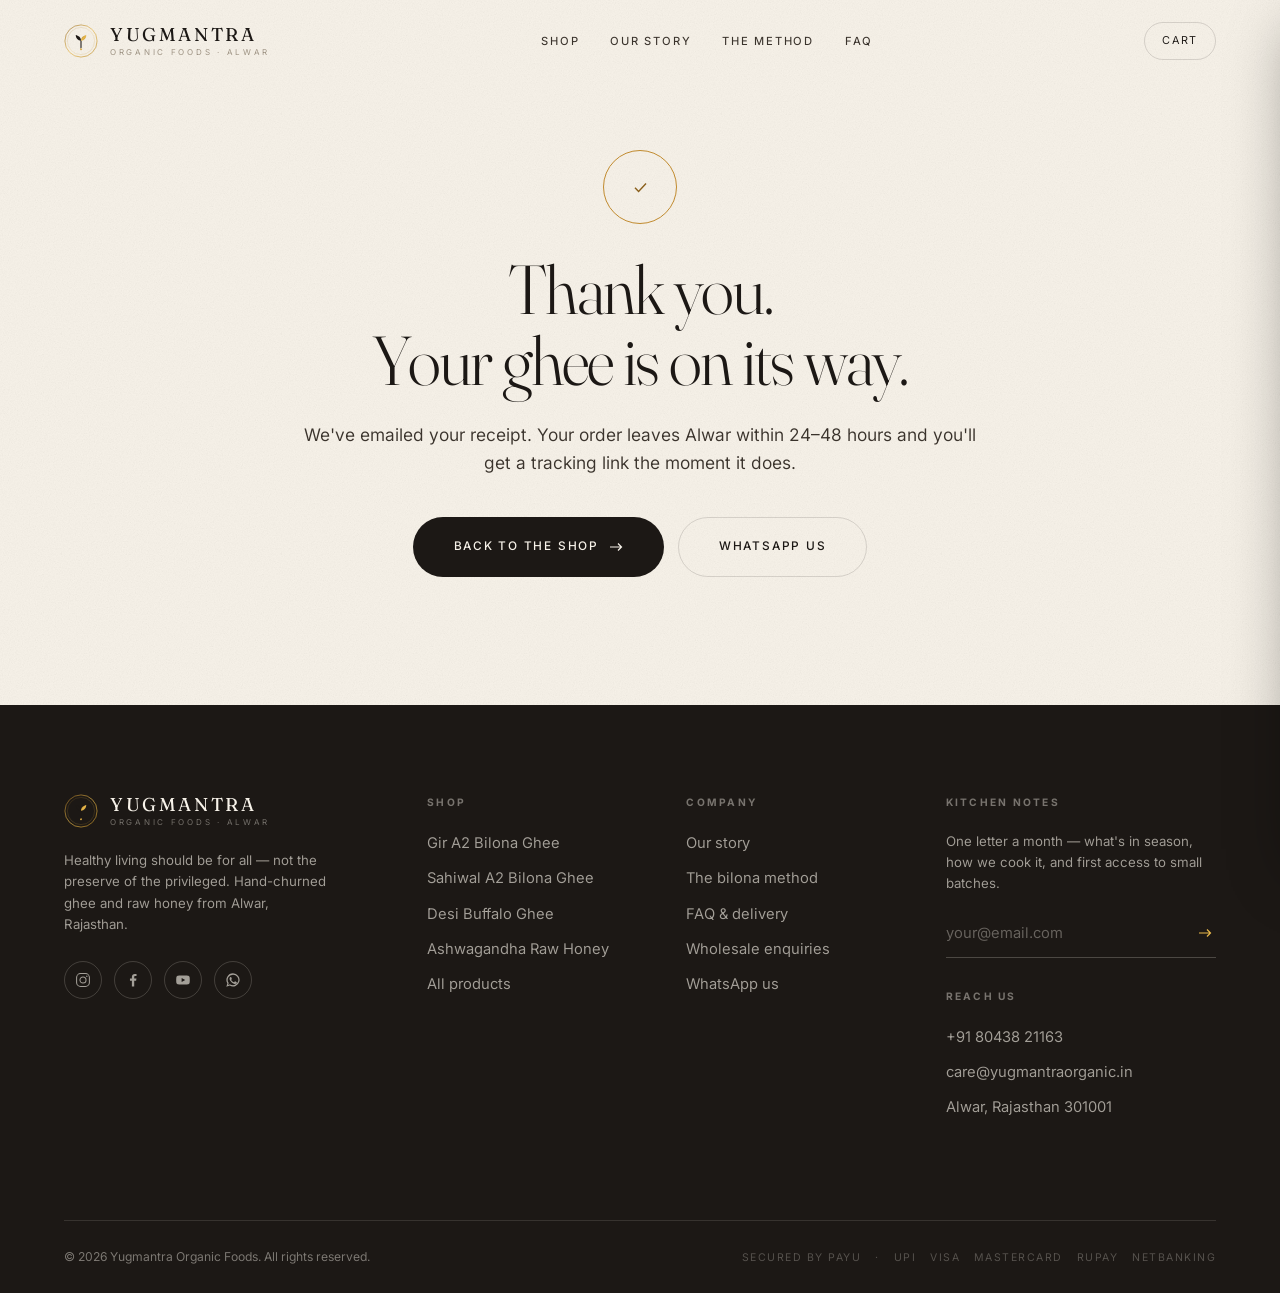
<file: thank-you.html>
<!DOCTYPE html>
<html lang="en">
<head>
<meta charset="utf-8">
<meta name="viewport" content="width=device-width, initial-scale=1">
<title>Thank you — Yugmantra Organic</title>
<meta name="description" content="We've emailed your receipt. Your order leaves Alwar within 24–48 hours and you'll get a tracking link the moment it does.">
<meta name="theme-color" content="#F7F2E9">
<meta property="og:title" content="Thank you — Yugmantra Organic">
<meta property="og:description" content="We've emailed your receipt. Your order leaves Alwar within 24–48 hours and you'll get a tracking link the moment it does.">
<meta property="og:type" content="website">
<link rel="icon" href="mark.svg" type="image/svg+xml">
<link rel="preload" href="fraunces.woff2" as="font" type="font/woff2" crossorigin>
<link rel="preload" href="inter.woff2" as="font" type="font/woff2" crossorigin>
<link rel="stylesheet" href="site.css">
</head>
<body data-page="result">

<header class="hdr">
  <div class="hdr__in">
    <a class="brandmark" href="index.html" aria-label="Yugmantra Organic — home">
        <img src="mark.svg" alt="" width="60" height="60">
        <span class="brandmark__txt">
          <span class="brandmark__name">Yugmantra</span>
          <span class="brandmark__sub">Organic Foods · Alwar</span>
        </span>
      </a>
    <nav class="nav" aria-label="Primary">
        <a href="shop.html">Shop</a>
        <a href="story.html">Our Story</a>
        <a href="index.html#method">The Method</a>
        <a href="index.html#faq">FAQ</a>
    </nav>
    <div class="hdr__act">
      <button class="cartbtn" data-cart-open>
        Cart <span class="cartbtn__n hide" data-cart-count>0</span>
      </button>
      <button class="burger" data-burger aria-label="Menu"><span></span></button>
    </div>
  </div>
</header>

<nav class="mnav" aria-label="Mobile">
  <a href="shop.html" style="--d:.10s">Shop</a>
  <a href="story.html" style="--d:.16s">Our Story</a>
  <a href="index.html#method" style="--d:.22s">The Method</a>
  <a href="index.html#faq" style="--d:.28s">FAQ</a>
  <a href="index.html#contact" style="--d:.34s">Contact</a>
</nav>

<main>
  <section class="section" style="min-height:78vh; display:grid; place-items:center; padding-top:150px">
    <div class="wrap center">
      <div style="width:74px;height:74px;border-radius:50%;border:1px solid var(--gold);display:grid;place-items:center;margin:0 auto 30px;color:var(--gold-dp)"><svg width="13" height="13" viewBox="0 0 13 13" fill="none" stroke="currentColor" stroke-width="1.4"><path d="M1 6.8 4.6 10.4 12 2.6"/></svg></div>
      <h1 class="display d2" style="max-width:16ch; margin-inline:auto">Thank you.<br>Your ghee is on its way.</h1>
      <p class="lede measure mx-auto" style="margin:26px auto 34px">We've emailed your receipt. Your order leaves Alwar within 24–48 hours and you'll get a tracking link the moment it does.</p>
      <div class="hero__cta" style="justify-content:center">
        <a class="btn btn--lg" href="shop.html">Back to the shop <svg width="13" height="10" viewBox="0 0 13 10" fill="none" stroke="currentColor" stroke-width="1.2"><path d="M0 5h11.5M8 1.5 11.5 5 8 8.5"/></svg></a>
        <a class="btn btn--ghost btn--lg" href="https://wa.me/918043821163" target="_blank" rel="noopener">WhatsApp us</a>
      </div>
    </div>
  </section>
</main>

<div class="scrim" data-cart-close></div>
<aside class="drawer" aria-label="Cart">
  <div class="drawer__hd">
    <h3>Your Order</h3>
    <button class="xbtn" data-cart-close aria-label="Close">
      <svg width="14" height="14" viewBox="0 0 14 14" stroke="currentColor" stroke-width="1.3"><path d="M1 1l12 12M13 1L1 13"/></svg>
    </button>
  </div>
  <div class="drawer__body" data-cart-body></div>
  <div class="drawer__ft hide" data-cart-foot>
    <div class="crow"><span>Subtotal</span><span data-sub>₹0</span></div>
    <div class="crow"><span>Delivery</span><span data-ship>—</span></div>
    <div class="crow crow--tot"><span>Total</span><b data-tot>₹0</b></div>
    <p class="small" style="margin:6px 0 16px" data-freeship></p>
    <a class="btn btn--block" href="checkout.html">Secure Checkout <svg width="13" height="10" viewBox="0 0 13 10" fill="none" stroke="currentColor" stroke-width="1.2"><path d="M0 5h11.5M8 1.5 11.5 5 8 8.5"/></svg></a>
    <p class="small center" style="margin-top:14px">Payments by PayU · UPI, cards, netbanking &amp; wallets</p>
  </div>
</aside>

<footer class="ftr" id="contact">
  <div class="wrap">
    <div class="ftr__top">
      <div>
        <a class="brandmark" href="index.html" aria-label="Yugmantra Organic — home">
        <img src="mark.svg" alt="" width="60" height="60">
        <span class="brandmark__txt">
          <span class="brandmark__name">Yugmantra</span>
          <span class="brandmark__sub">Organic Foods · Alwar</span>
        </span>
      </a>
        <p class="small" style="max-width:34ch; margin-top:22px; color:rgba(247,242,233,.62)">
          Healthy living should be for all — not the preserve of the privileged.
          Hand-churned ghee and raw honey from Alwar, Rajasthan.
        </p>
        <div class="socials">
          <a href="https://www.instagram.com/yugmantraorganic/" aria-label="Instagram" target="_blank" rel="noopener">
            <svg width="16" height="16" viewBox="0 0 20 20" fill="none" stroke="currentColor" stroke-width="1.3"><rect x="2" y="2" width="16" height="16" rx="5"/><circle cx="10" cy="10" r="3.8"/><circle cx="14.8" cy="5.2" r=".9" fill="currentColor" stroke="none"/></svg>
          </a>
          <a href="https://www.facebook.com/yugmantraorganic/" aria-label="Facebook" target="_blank" rel="noopener">
            <svg width="16" height="16" viewBox="0 0 20 20" fill="currentColor"><path d="M11.5 18v-7h2.4l.4-2.8h-2.8V6.4c0-.8.2-1.4 1.4-1.4h1.5V2.6C14.1 2.5 13.2 2.4 12.2 2.4c-2.1 0-3.6 1.3-3.6 3.7v2.1H6.2V11h2.4v7z"/></svg>
          </a>
          <a href="https://www.youtube.com/@YugmantraOrganic" aria-label="YouTube" target="_blank" rel="noopener">
            <svg width="16" height="16" viewBox="0 0 20 20" fill="currentColor"><path d="M18.2 6.2a2.1 2.1 0 0 0-1.5-1.5C15.4 4.4 10 4.4 10 4.4s-5.4 0-6.7.3A2.1 2.1 0 0 0 1.8 6.2C1.5 7.5 1.5 10 1.5 10s0 2.5.3 3.8a2.1 2.1 0 0 0 1.5 1.5c1.3.3 6.7.3 6.7.3s5.4 0 6.7-.3a2.1 2.1 0 0 0 1.5-1.5c.3-1.3.3-3.8.3-3.8s0-2.5-.3-3.8zM8.3 12.6V7.4l4.5 2.6z"/></svg>
          </a>
          <a href="https://wa.me/918043821163" aria-label="WhatsApp" target="_blank" rel="noopener">
            <svg width="16" height="16" viewBox="0 0 20 20" fill="currentColor"><path d="M10 1.7a8.2 8.2 0 0 0-7 12.5L1.7 18.3l4.2-1.3A8.2 8.2 0 1 0 10 1.7zm0 1.6a6.6 6.6 0 1 1-3.4 12.2l-.3-.2-2.5.8.8-2.4-.2-.3A6.6 6.6 0 0 1 10 3.3zm-2.9 3c-.2 0-.4 0-.6.3-.2.3-.8.8-.8 1.9s.8 2.2.9 2.4c.1.1 1.5 2.5 3.8 3.4 1.9.8 2.3.6 2.7.6.4 0 1.3-.5 1.5-1.1.2-.5.2-1 .1-1.1l-.5-.3-1.5-.7c-.2-.1-.4-.1-.5.1l-.7.9c-.1.2-.3.2-.5.1-.2-.1-1-.4-1.9-1.2-.7-.6-1.2-1.4-1.3-1.6-.1-.2 0-.3.1-.4l.4-.5.2-.4v-.4l-.7-1.7c-.2-.4-.4-.3-.5-.3z"/></svg>
          </a>
        </div>
      </div>

      <div>
        <h4 class="ftr__h">Shop</h4>
        <ul>
          <li><a href="product-gir-a2-ghee.html">Gir A2 Bilona Ghee</a></li>
          <li><a href="product-sahiwal-a2-ghee.html">Sahiwal A2 Bilona Ghee</a></li>
          <li><a href="product-desi-buffalo-ghee.html">Desi Buffalo Ghee</a></li>
          <li><a href="product-ashwagandha-raw-honey.html">Ashwagandha Raw Honey</a></li>
          <li><a href="shop.html">All products</a></li>
        </ul>
      </div>

      <div>
        <h4 class="ftr__h">Company</h4>
        <ul>
          <li><a href="story.html">Our story</a></li>
          <li><a href="index.html#method">The bilona method</a></li>
          <li><a href="index.html#faq">FAQ &amp; delivery</a></li>
          <li><a href="mailto:care@yugmantraorganic.in">Wholesale enquiries</a></li>
          <li><a href="https://wa.me/918043821163" target="_blank" rel="noopener">WhatsApp us</a></li>
        </ul>
      </div>

      <div>
        <h4 class="ftr__h">Kitchen Notes</h4>
        <p class="small" style="color:rgba(247,242,233,.62); margin-bottom:14px">
          One letter a month — what's in season, how we cook it, and first access to small batches.
        </p>
        <form class="nl" onsubmit="event.preventDefault(); this.querySelector('input').value=''; this.nextElementSibling.hidden=false;">
          <input type="email" required placeholder="your@email.com" aria-label="Email address">
          <button type="submit" aria-label="Subscribe"><svg width="13" height="10" viewBox="0 0 13 10" fill="none" stroke="currentColor" stroke-width="1.2"><path d="M0 5h11.5M8 1.5 11.5 5 8 8.5"/></svg></button>
        </form>
        <p class="small" hidden style="margin-top:10px; color:#E8B84B">Thank you — you're on the list.</p>
        <h4 class="ftr__h" style="margin-top:30px">Reach Us</h4>
        <ul>
          <li><a href="tel:+918043821163">+91 80438 21163</a></li>
          <li><a href="mailto:care@yugmantraorganic.in">care@yugmantraorganic.in</a></li>
          <li style="color:rgba(247,242,233,.62)">Alwar, Rajasthan 301001</li>
        </ul>
      </div>
    </div>

    <div class="ftr__bot">
      <span>© <span data-year>2026</span> Yugmantra Organic Foods. All rights reserved.</span>
      <div class="paylogos"><span>Secured by PayU</span><span>·</span><span>UPI</span><span>Visa</span><span>Mastercard</span><span>Rupay</span><span>Netbanking</span></div>
    </div>
  </div>
</footer>

<script src="catalog.js"></script>
<script src="site.js"></script>
</body>
</html>
</file>
<file: site.css>
/* =============================================================
   YUGMANTRA ORGANIC — Design System
   Warm minimal · bone, ink, molten gold, clay
   ============================================================= */

/* ---------- Fonts (self-hosted — no third-party requests) ---------- */
@font-face{
  font-family:"Fraunces";
  src:url("fraunces.woff2") format("woff2-variations"),
      url("fraunces.woff2") format("woff2");
  font-weight:100 900;
  font-display:swap;
  font-style:normal;
}
@font-face{
  font-family:"Inter";
  src:url("inter.woff2") format("woff2-variations"),
      url("inter.woff2") format("woff2");
  font-weight:100 900;
  font-display:swap;
  font-style:normal;
}

/* ---------- Tokens ---------- */
:root{
  /* Surfaces */
  --bone:        #F7F2E9;
  --bone-2:      #F1E9DB;
  --bone-3:      #E8DDC9;
  --paper:       #FDFBF7;
  --ink:         #1C1815;
  --ink-2:       #3A332C;
  --ink-3:       #6B6154;
  --ink-4:       #9A8F7F;

  /* Accents */
  --gold:        #C08A2E;
  --gold-lt:     #E8B84B;
  --gold-dp:     #8A5F1B;
  --clay:        #A0503A;
  --moss:        #4C5843;

  /* Lines */
  --rule:        rgba(28,24,21,.14);
  --rule-soft:   rgba(28,24,21,.08);

  /* Type */
  --serif: "Fraunces", "Cormorant Garamond", Georgia, serif;
  --sans:  "Inter", -apple-system, BlinkMacSystemFont, "Segoe UI", sans-serif;

  /* Metrics */
  --pad: clamp(20px, 5vw, 72px);
  --maxw: 1440px;
  --ease: cubic-bezier(.22,.61,.36,1);
  --ease-out: cubic-bezier(.16,1,.3,1);
}

/* ---------- Reset ---------- */
*,*::before,*::after{box-sizing:border-box}
html{-webkit-text-size-adjust:100%; scroll-behavior:smooth; overflow-x:clip}
body{
  margin:0;
  background:var(--bone);
  color:var(--ink);
  font-family:var(--sans);
  font-size:16px;
  line-height:1.65;
  font-weight:380;
  -webkit-font-smoothing:antialiased;
  -moz-osx-font-smoothing:grayscale;
  overflow-x:hidden;
}
img,svg{max-width:100%; height:auto; display:block}
a{color:inherit; text-decoration:none}
button{font:inherit; color:inherit; background:none; border:0; cursor:pointer}
input,select,textarea{font:inherit; color:inherit}
h1,h2,h3,h4,p,figure,blockquote{margin:0}
ul,ol{margin:0; padding:0; list-style:none}
::selection{background:var(--gold-lt); color:var(--ink)}

/* Paper grain — sits above the background, below content */
body::before{
  content:"";
  position:fixed; inset:0;
  pointer-events:none; z-index:1;
  opacity:.30; mix-blend-mode:multiply;
  background-image:url("data:image/svg+xml,%3Csvg xmlns='http://www.w3.org/2000/svg' width='220' height='220'%3E%3Cfilter id='n'%3E%3CfeTurbulence type='fractalNoise' baseFrequency='.85' numOctaves='4' stitchTiles='stitch'/%3E%3CfeColorMatrix type='saturate' values='0'/%3E%3C/filter%3E%3Crect width='220' height='220' filter='url(%23n)' opacity='.42'/%3E%3C/svg%3E");
}

/* ---------- Typography ---------- */
.display{
  font-family:var(--serif);
  font-weight:300;
  font-variation-settings:"SOFT" 0,"WONK" 1,"opsz" 144;
  letter-spacing:-.025em;
  line-height:.98;
}
.d1{font-size:clamp(2.9rem, 6.1vw, 6.2rem)}
.d2{font-size:clamp(2.4rem, 5.4vw, 4.6rem); line-height:1.02}
.d3{font-size:clamp(1.7rem, 3.1vw, 2.75rem); line-height:1.1}
.d4{font-size:clamp(1.25rem, 1.9vw, 1.6rem); line-height:1.22; letter-spacing:-.015em}

.eyebrow{
  font-size:.66rem; font-weight:500;
  letter-spacing:.24em; text-transform:uppercase;
  color:var(--ink-3);
}
.eyebrow--gold{color:var(--gold-dp)}

.lede{
  font-size:clamp(1.02rem,1.35vw,1.22rem);
  line-height:1.62; color:var(--ink-2);
  font-weight:370;
}
.small{font-size:.83rem; line-height:1.6; color:var(--ink-3)}
.italic{font-style:italic}
.gold{color:var(--gold-dp)}

/* ---------- Layout ---------- */
.wrap{max-width:var(--maxw); margin-inline:auto; padding-inline:var(--pad)}
.section{padding-block:clamp(72px,10vw,150px); position:relative; z-index:2}
.section--tight{padding-block:clamp(52px,6vw,88px)}
.rule{height:1px; background:var(--rule-soft); border:0; margin:0}
.grid{display:grid; gap:clamp(28px,4vw,64px)}
.center{text-align:center}
.mx-auto{margin-inline:auto}
.measure{max-width:62ch}
.measure-sm{max-width:46ch}

/* Section heading block */
.sechead{display:flex; flex-direction:column; gap:18px; margin-bottom:clamp(38px,5vw,66px)}
.sechead .eyebrow{display:flex; align-items:center; gap:12px}
.sechead .eyebrow::before{
  content:""; width:26px; height:1px; background:var(--gold); display:block; flex:none;
}
.sechead.center{align-items:center}
.sechead.center .eyebrow::after{content:""; width:26px; height:1px; background:var(--gold)}

/* ---------- Buttons ---------- */
.btn{
  --bg:var(--ink); --fg:var(--bone);
  display:inline-flex; align-items:center; justify-content:center; gap:11px;
  padding:16px 30px; border-radius:999px;
  background:var(--bg); color:var(--fg);
  font-size:.74rem; font-weight:500; letter-spacing:.15em; text-transform:uppercase;
  position:relative; overflow:hidden; isolation:isolate;
  transition:color .45s var(--ease), border-color .45s var(--ease), transform .45s var(--ease);
  border:1px solid transparent; white-space:nowrap;
}
.btn::after{
  content:""; position:absolute; inset:0; z-index:-1;
  background:linear-gradient(105deg,var(--gold-dp),var(--gold-lt) 55%,var(--gold));
  transform:translateY(101%); transition:transform .55s var(--ease-out);
}
.btn:hover::after{transform:translateY(0)}
.btn:hover{color:#1C1815}
.btn:active{transform:scale(.985)}
.btn--ghost{--bg:transparent; --fg:var(--ink); border-color:var(--rule)}
.btn--ghost:hover{border-color:transparent}
.btn--light{--bg:var(--bone); --fg:var(--ink)}
.btn--block{width:100%}
.btn--lg{padding:19px 40px}
.btn[disabled]{opacity:.4; pointer-events:none}

/* Underline text link */
.tlink{
  display:inline-flex; align-items:center; gap:9px;
  font-size:.72rem; font-weight:500; letter-spacing:.16em; text-transform:uppercase;
  padding-bottom:5px; position:relative;
}
.tlink::after{
  content:""; position:absolute; left:0; bottom:0; height:1px; width:100%;
  background:currentColor; transform-origin:right; transform:scaleX(1);
  transition:transform .5s var(--ease-out);
}
.tlink:hover::after{transform:scaleX(0)}
.tlink svg{transition:transform .45s var(--ease)}
.tlink:hover svg{transform:translateX(5px)}

/* ---------- Header ---------- */
.hdr{
  position:fixed; top:0; left:0; right:0; z-index:80;
  transition:background .5s var(--ease), box-shadow .5s var(--ease), transform .5s var(--ease);
}
.hdr__in{
  display:flex; align-items:center; justify-content:space-between; gap:24px;
  max-width:var(--maxw); margin-inline:auto;
  padding:22px var(--pad);
  transition:padding .5s var(--ease);
}
.hdr.is-stuck{background:rgba(247,242,233,.86); backdrop-filter:blur(16px) saturate(1.3); box-shadow:0 1px 0 var(--rule-soft)}
.hdr.is-stuck .hdr__in{padding-block:14px}
.hdr.is-hidden{transform:translateY(-100%)}

.brandmark{display:flex; align-items:center; gap:12px}
.brandmark img,.brandmark svg{height:34px; width:auto; transition:height .5s var(--ease)}
.hdr.is-stuck .brandmark img,.hdr.is-stuck .brandmark svg{height:29px}
.brandmark__txt{display:flex; flex-direction:column; line-height:1}
.brandmark__name{
  font-family:var(--serif); font-weight:400; font-size:1.16rem;
  letter-spacing:.14em; text-transform:uppercase;
}
.brandmark__sub{
  font-size:.5rem; letter-spacing:.34em; text-transform:uppercase;
  color:var(--ink-4); margin-top:4px;
}

.nav{display:flex; align-items:center; gap:clamp(20px,2.4vw,38px)}
.nav a{
  font-size:.7rem; letter-spacing:.16em; text-transform:uppercase; font-weight:450;
  position:relative; padding-block:5px; color:var(--ink-2);
  transition:color .3s var(--ease);
}
.nav a::after{
  content:""; position:absolute; left:0; bottom:0; height:1px; width:100%;
  background:var(--gold); transform:scaleX(0); transform-origin:left;
  transition:transform .45s var(--ease-out);
}
.nav a:hover{color:var(--ink)}
.nav a:hover::after,.nav a[aria-current="page"]::after{transform:scaleX(1)}

.hdr__act{display:flex; align-items:center; gap:14px}
.cartbtn{
  display:flex; align-items:center; gap:9px;
  border:1px solid var(--rule); border-radius:999px; padding:9px 17px;
  font-size:.68rem; letter-spacing:.15em; text-transform:uppercase;
  transition:border-color .35s var(--ease), background .35s var(--ease);
}
.cartbtn:hover{border-color:var(--ink); background:rgba(28,24,21,.03)}
.cartbtn__n{
  min-width:18px; height:18px; padding-inline:5px; border-radius:999px;
  background:var(--ink); color:var(--bone);
  display:grid; place-items:center; font-size:.6rem; letter-spacing:0; font-weight:600;
}
.burger{display:none; width:40px; height:40px; place-items:center}
.burger span{display:block; width:19px; height:1px; background:var(--ink); position:relative; transition:.35s var(--ease)}
.burger span::before,.burger span::after{
  content:""; position:absolute; left:0; width:19px; height:1px; background:var(--ink); transition:.35s var(--ease);
}
.burger span::before{top:-6px} .burger span::after{top:6px}
body.nav-open .burger span{background:transparent}
body.nav-open .burger span::before{top:0; transform:rotate(45deg)}
body.nav-open .burger span::after{top:0; transform:rotate(-45deg)}

/* Mobile drawer */
.mnav{
  position:fixed; inset:0; z-index:75;
  background:var(--bone-2);
  display:flex; flex-direction:column; justify-content:center; gap:6px;
  padding:0 var(--pad);
  clip-path:inset(0 0 100% 0);
  transition:clip-path .7s var(--ease-out);
}
body.nav-open .mnav{clip-path:inset(0 0 0 0)}
.mnav a{
  font-family:var(--serif); font-weight:300; font-size:clamp(2rem,9vw,3.2rem);
  letter-spacing:-.02em; padding-block:9px;
  border-bottom:1px solid var(--rule-soft);
  opacity:0; transform:translateY(18px);
  transition:opacity .5s var(--ease) var(--d,0s), transform .5s var(--ease) var(--d,0s);
}
body.nav-open .mnav a{opacity:1; transform:none}

/* ---------- Hero ---------- */
.hero{
  min-height:100svh; display:grid; align-items:center;
  position:relative; padding-top:120px; padding-bottom:60px;
  background:
    radial-gradient(120% 90% at 78% 18%, rgba(232,184,75,.28), transparent 58%),
    radial-gradient(90% 70% at 10% 90%, rgba(160,80,58,.10), transparent 60%),
    linear-gradient(180deg,var(--bone) 0%,var(--bone-2) 100%);
  z-index:2;
}
.hero__grid{
  display:grid; grid-template-columns:1.08fr .92fr; align-items:center;
  gap:clamp(30px,5vw,80px);
}
.hero h1{margin-block:26px 0}
.hero h1 .ln{display:block; overflow:hidden}
.hero h1 .ln > span{
  display:block; transform:translateY(105%);
  animation:riseIn 1.15s var(--ease-out) forwards; animation-delay:var(--d,0s);
}
@keyframes riseIn{to{transform:translateY(0)}}
.hero__sub{margin-top:30px; max-width:44ch}
.hero__cta{display:flex; flex-wrap:wrap; gap:14px; margin-top:40px}
.fade-up{opacity:0; transform:translateY(16px); animation:fadeUp .9s var(--ease-out) forwards; animation-delay:var(--d,0s)}
@keyframes fadeUp{to{opacity:1; transform:none}}

.hero__art{position:relative; display:grid; place-items:center}
.hero__art .halo{
  position:absolute; width:min(46vw,520px); aspect-ratio:1; border-radius:50%;
  background:radial-gradient(circle at 42% 34%, rgba(255,214,122,.65), rgba(214,152,48,.22) 46%, transparent 70%);
  filter:blur(14px);
  animation:breathe 9s ease-in-out infinite;
}
@keyframes breathe{0%,100%{transform:scale(1)}50%{transform:scale(1.07)}}
.hero__art img{
  position:relative; width:min(38vw,430px);
  filter:drop-shadow(0 40px 60px rgba(90,60,20,.26));
  animation:float 8s ease-in-out infinite;
}
@keyframes float{0%,100%{transform:translateY(0)}50%{transform:translateY(-14px)}}

.hero__art img.hero__seal{
  position:absolute; right:-6px; bottom:4%;
  width:clamp(78px,8.5vw,116px); aspect-ratio:1;
  animation:spin 26s linear infinite;
}
@keyframes spin{to{transform:rotate(360deg)}}

.scrollcue{
  position:absolute; left:var(--pad); bottom:30px;
  display:flex; align-items:center; gap:12px;
  font-size:.6rem; letter-spacing:.24em; text-transform:uppercase; color:var(--ink-4);
}
.scrollcue i{display:block; width:44px; height:1px; background:var(--rule); position:relative; overflow:hidden}
.scrollcue i::after{
  content:""; position:absolute; inset:0; background:var(--gold);
  animation:swipe 2.4s var(--ease) infinite;
}
@keyframes swipe{0%{transform:translateX(-100%)}60%,100%{transform:translateX(100%)}}

/* ---------- Marquee ---------- */
.marq{
  background:var(--ink); color:var(--bone);
  padding-block:17px; overflow:hidden; position:relative; z-index:2;
}
.marq__track{display:flex; width:max-content; animation:slide 42s linear infinite}
.marq:hover .marq__track{animation-play-state:paused}
@keyframes slide{to{transform:translateX(-50%)}}
.marq__item{
  display:flex; align-items:center; gap:26px; padding-inline:26px;
  font-size:.68rem; letter-spacing:.22em; text-transform:uppercase; white-space:nowrap;
  color:rgba(247,242,233,.82);
}
.marq__item::after{content:""; width:4px; height:4px; border-radius:50%; background:var(--gold-lt)}

/* ---------- Product cards ---------- */
.prods{display:grid; grid-template-columns:repeat(3,1fr); gap:clamp(18px,2.4vw,34px)}
.pcard{
  display:flex; flex-direction:column;
  background:var(--paper); border:1px solid var(--rule-soft);
  border-radius:3px; overflow:hidden; position:relative;
  transition:transform .6s var(--ease-out), box-shadow .6s var(--ease-out), border-color .6s var(--ease);
}
.pcard:hover{transform:translateY(-7px); box-shadow:0 26px 54px -26px rgba(60,40,10,.30); border-color:var(--rule)}
.pcard__media{
  position:relative; aspect-ratio:4/4.6; display:grid; place-items:center;
  background:radial-gradient(105% 82% at 50% 26%, #FFF9EC, var(--bone-2) 72%);
  overflow:hidden;
}
.pcard__media img{width:70%; transition:transform .8s var(--ease-out); filter:drop-shadow(0 22px 30px rgba(90,60,20,.20))}
.pcard:hover .pcard__media img{transform:scale(1.06) translateY(-5px)}
.pcard__tag{
  position:absolute; top:15px; left:15px;
  font-size:.55rem; letter-spacing:.2em; text-transform:uppercase;
  padding:6px 11px; border-radius:999px;
  background:var(--ink); color:var(--bone);
}
.pcard__tag--gold{background:linear-gradient(100deg,var(--gold-dp),var(--gold-lt)); color:#241a06}
.pcard__body{padding:24px 24px 26px; display:flex; flex-direction:column; gap:9px; flex:1}
.pcard__name{font-family:var(--serif); font-weight:350; font-size:1.28rem; letter-spacing:-.01em; line-height:1.2}
.pcard__meta{font-size:.72rem; letter-spacing:.13em; text-transform:uppercase; color:var(--ink-4)}
.pcard__desc{font-size:.88rem; color:var(--ink-3); line-height:1.55}
.pcard__foot{
  margin-top:auto; padding-top:18px; display:flex; align-items:center; justify-content:space-between; gap:14px;
  border-top:1px solid var(--rule-soft);
}
.price{font-family:var(--serif); font-size:1.22rem; font-weight:400; letter-spacing:-.01em}
.price s{color:var(--ink-4); font-size:.85rem; margin-left:8px; font-family:var(--sans)}
.pcard .btn{padding:12px 21px; font-size:.65rem}

/* ---------- Process ---------- */
.proc{display:grid; grid-template-columns:repeat(5,1fr); gap:0; border-top:1px solid var(--rule)}
.proc__step{
  padding:34px 26px 40px; border-right:1px solid var(--rule-soft);
  display:flex; flex-direction:column; gap:14px; position:relative;
  transition:background .5s var(--ease);
}
.proc__step:last-child{border-right:0}
.proc__step:hover{background:rgba(255,255,255,.55)}
.proc__step::before{
  content:""; position:absolute; top:-1px; left:0; height:1px; width:100%;
  background:var(--gold); transform:scaleX(0); transform-origin:left;
  transition:transform .7s var(--ease-out);
}
.proc__step:hover::before{transform:scaleX(1)}
.proc__n{font-family:var(--serif); font-size:2.6rem; font-weight:300; color:var(--gold); line-height:1; letter-spacing:-.03em}
.proc__t{font-size:.76rem; letter-spacing:.18em; text-transform:uppercase; font-weight:500}
.proc__d{font-size:.87rem; color:var(--ink-3); line-height:1.6}

/* ---------- Split / editorial ---------- */
.split{display:grid; grid-template-columns:1fr 1fr; gap:clamp(32px,5vw,84px); align-items:center}
.split--rev .split__media{order:2}
.split__media{position:relative; aspect-ratio:4/5; overflow:hidden; border-radius:2px; background:var(--bone-3)}
.split__media img,.split__media svg{width:100%; height:100%; object-fit:cover}
.stat-row{display:flex; flex-wrap:wrap; gap:clamp(26px,4vw,54px); margin-top:38px}
.stat__n{font-family:var(--serif); font-size:clamp(2rem,3.4vw,3rem); font-weight:300; line-height:1; letter-spacing:-.03em}
.stat__l{font-size:.66rem; letter-spacing:.2em; text-transform:uppercase; color:var(--ink-4); margin-top:9px}

/* ---------- Comparison ---------- */
.cmp{width:100%; border-collapse:collapse; font-size:.92rem; table-layout:fixed}
.cmp th,.cmp td{overflow-wrap:anywhere}
.cmp th,.cmp td{padding:19px 20px; text-align:left; border-bottom:1px solid var(--rule-soft); vertical-align:middle}
.cmp thead th{
  font-size:.66rem; letter-spacing:.19em; text-transform:uppercase; font-weight:500;
  color:var(--ink-3); border-bottom-color:var(--rule);
}
.cmp thead th:nth-child(2){color:var(--gold-dp)}
.cmp tbody th{font-weight:450; color:var(--ink-2); width:34%}
.cmp td:nth-child(2){background:rgba(232,184,75,.10); font-weight:450}
.cmp td:nth-child(3){color:var(--ink-4)}
.cmp tbody tr:last-child th,.cmp tbody tr:last-child td{border-bottom:0}

/* ---------- Quote ---------- */
.quote{
  background:var(--ink); color:var(--bone); position:relative; overflow:hidden; z-index:2;
}
.quote::before{
  content:""; position:absolute; inset:0;
  background:radial-gradient(70% 100% at 50% 0%, rgba(232,184,75,.20), transparent 65%);
}
.quote__in{position:relative; text-align:center; margin-inline:auto}
.quote blockquote{font-family:var(--serif); font-weight:300; font-size:clamp(1.6rem,4vw,3.2rem); line-height:1.16; letter-spacing:-.02em; max-width:17ch; margin-inline:auto}
.quote cite{display:block; margin-top:32px; font-style:normal; font-size:.66rem; letter-spacing:.24em; text-transform:uppercase; color:rgba(247,242,233,.55)}

/* ---------- Testimonials ---------- */
.tests{display:grid; grid-template-columns:repeat(3,1fr); gap:clamp(18px,2.4vw,30px)}
.test{
  background:var(--paper); border:1px solid var(--rule-soft); border-radius:3px;
  padding:32px 30px 30px; display:flex; flex-direction:column; gap:16px;
}
.stars{display:flex; gap:3px; color:var(--gold)}
.test p{font-size:.96rem; line-height:1.68; color:var(--ink-2)}
.test footer{margin-top:auto; padding-top:14px; border-top:1px solid var(--rule-soft); font-size:.7rem; letter-spacing:.14em; text-transform:uppercase; color:var(--ink-4)}

/* ---------- FAQ ---------- */
.faq{border-top:1px solid var(--rule)}
.faq__i{border-bottom:1px solid var(--rule-soft)}
.faq__q{
  width:100%; display:flex; align-items:center; justify-content:space-between; gap:24px;
  padding:26px 0; text-align:left;
  font-family:var(--serif); font-weight:350; font-size:clamp(1.02rem,1.6vw,1.28rem); letter-spacing:-.01em;
  transition:color .35s var(--ease);
}
.faq__q:hover{color:var(--gold-dp)}
.faq__ic{position:relative; width:15px; height:15px; flex:none}
.faq__ic::before,.faq__ic::after{content:""; position:absolute; background:currentColor; transition:transform .45s var(--ease-out)}
.faq__ic::before{top:7px; left:0; width:15px; height:1px}
.faq__ic::after{left:7px; top:0; width:1px; height:15px}
.faq__i.open .faq__ic::after{transform:rotate(90deg) scaleX(0)}
.faq__a{overflow:hidden; height:0; transition:height .5s var(--ease-out)}
.faq__a > div{padding-bottom:28px; max-width:70ch; color:var(--ink-3); font-size:.95rem; line-height:1.72}

/* ---------- Footer ---------- */
.ftr{background:var(--ink); color:var(--bone); position:relative; z-index:2}
.ftr a{color:rgba(247,242,233,.62); transition:color .3s var(--ease)}
.ftr a:hover{color:var(--gold-lt)}
.ftr__top{display:grid; grid-template-columns:1.5fr 1fr 1fr 1.3fr; gap:clamp(28px,4vw,56px); padding-block:clamp(56px,7vw,92px)}
.ftr__h{font-size:.64rem; letter-spacing:.22em; text-transform:uppercase; color:rgba(247,242,233,.42); margin-bottom:20px}
.ftr li{margin-bottom:11px; font-size:.92rem}
.ftr .brandmark__name,.ftr .brandmark__sub{color:var(--bone)}
.ftr .brandmark__sub{color:rgba(247,242,233,.42)}
.nl{display:flex; gap:0; border-bottom:1px solid rgba(247,242,233,.22); margin-top:6px}
.nl input{
  flex:1; background:none; border:0; outline:none; padding:12px 0;
  color:var(--bone); font-size:.92rem;
}
.nl input::placeholder{color:rgba(247,242,233,.35)}
.nl button{padding:12px 4px 12px 14px; color:var(--gold-lt)}
.socials{display:flex; gap:12px; margin-top:26px}
.socials a{
  width:38px; height:38px; border:1px solid rgba(247,242,233,.18); border-radius:50%;
  display:grid; place-items:center;
  transition:border-color .35s var(--ease), background .35s var(--ease), transform .35s var(--ease);
}
.socials a:hover{border-color:var(--gold-lt); background:rgba(232,184,75,.10); transform:translateY(-2px)}
.ftr__bot{
  display:flex; flex-wrap:wrap; gap:16px; justify-content:space-between; align-items:center;
  padding-block:26px; border-top:1px solid rgba(247,242,233,.12);
  font-size:.76rem; color:rgba(247,242,233,.45);
}
.paylogos{display:flex; flex-wrap:wrap; align-items:center; gap:8px 14px; opacity:.6; font-size:.66rem; letter-spacing:.14em; text-transform:uppercase}

/* ---------- Cart drawer ---------- */
.scrim{
  position:fixed; inset:0; z-index:90; background:rgba(28,24,21,.42);
  backdrop-filter:blur(3px); opacity:0; pointer-events:none; transition:opacity .5s var(--ease);
}
body.cart-open .scrim{opacity:1; pointer-events:auto}
.drawer{
  position:fixed; top:0; right:0; bottom:0; z-index:95;
  width:min(430px,100%); background:var(--paper);
  display:flex; flex-direction:column;
  transform:translateX(101%); transition:transform .62s var(--ease-out);
  box-shadow:-20px 0 60px -30px rgba(0,0,0,.4);
}
body.cart-open .drawer{transform:none}
.drawer__hd{display:flex; align-items:center; justify-content:space-between; padding:26px 28px; border-bottom:1px solid var(--rule-soft)}
.drawer__hd h3{font-size:.72rem; letter-spacing:.2em; text-transform:uppercase; font-weight:500}
.xbtn{width:34px; height:34px; display:grid; place-items:center; border-radius:50%; transition:background .3s}
.xbtn:hover{background:var(--bone-2)}
.drawer__body{flex:1; overflow-y:auto; padding:8px 28px}
.drawer__ft{padding:22px 28px 28px; border-top:1px solid var(--rule-soft); background:var(--bone)}
.citem{display:grid; grid-template-columns:64px 1fr auto; gap:16px; padding:20px 0; border-bottom:1px solid var(--rule-soft); align-items:center}
.citem__img{background:var(--bone-2); border-radius:2px; aspect-ratio:1; display:grid; place-items:center}
.citem__img img{width:64%}
.citem__n{font-family:var(--serif); font-size:1rem; line-height:1.25}
.citem__v{font-size:.7rem; letter-spacing:.12em; text-transform:uppercase; color:var(--ink-4); margin-top:4px}
.qty{display:inline-flex; align-items:center; border:1px solid var(--rule); border-radius:999px; margin-top:10px}
.qty button{width:26px; height:26px; display:grid; place-items:center; font-size:.9rem; color:var(--ink-3)}
.qty button:hover{color:var(--ink)}
.qty span{min-width:22px; text-align:center; font-size:.8rem}
.citem__p{font-family:var(--serif); font-size:1rem}
.crow{display:flex; justify-content:space-between; align-items:baseline; font-size:.88rem; margin-bottom:10px}
.crow--tot{font-size:1.05rem; padding-top:12px; border-top:1px solid var(--rule-soft); margin-top:14px}
.crow--tot b{font-family:var(--serif); font-size:1.4rem; font-weight:400}
.empty{text-align:center; padding:70px 0; color:var(--ink-4); font-size:.9rem}

/* ---------- Forms ---------- */
.field{display:flex; flex-direction:column; gap:8px; margin-bottom:18px}
.field label{font-size:.64rem; letter-spacing:.18em; text-transform:uppercase; color:var(--ink-3)}
.field input,.field select,.field textarea{
  background:var(--paper); border:1px solid var(--rule); border-radius:2px;
  padding:14px 15px; outline:none; font-size:.95rem;
  transition:border-color .3s var(--ease), box-shadow .3s var(--ease);
}
.field input:focus,.field select:focus,.field textarea:focus{
  border-color:var(--gold); box-shadow:0 0 0 3px rgba(232,184,75,.16);
}
.field--row{display:grid; grid-template-columns:1fr 1fr; gap:16px}
.note{font-size:.78rem; color:var(--ink-4); line-height:1.6}

/* ---------- Reveal on scroll ---------- */
.rv{opacity:0; transform:translateY(24px); transition:opacity .95s var(--ease-out), transform .95s var(--ease-out)}
.rv.in{opacity:1; transform:none}
.rv-d1{transition-delay:.09s} .rv-d2{transition-delay:.18s} .rv-d3{transition-delay:.27s}
.rv-d4{transition-delay:.36s} .rv-d5{transition-delay:.45s}

/* ---------- PDP ---------- */
.pdp{display:grid; grid-template-columns:1.05fr .95fr; gap:clamp(32px,5vw,76px); align-items:start; padding-top:130px}
.pdp__gal{position:sticky; top:110px}
.pdp__hero{
  aspect-ratio:1/1.06; border-radius:3px; display:grid; place-items:center; overflow:hidden;
  background:radial-gradient(110% 85% at 50% 24%, #FFF9EC, var(--bone-2) 74%);
  border:1px solid var(--rule-soft);
}
.pdp__hero img{width:58%; filter:drop-shadow(0 34px 46px rgba(90,60,20,.24))}
.thumbs{display:grid; grid-template-columns:repeat(4,minmax(0,1fr)); gap:10px; margin-top:10px}
.thumb{aspect-ratio:1; background:var(--bone-2); border:1px solid transparent; border-radius:2px; display:grid; place-items:center; transition:border-color .3s; overflow:hidden; min-width:0}
.thumb.on,.thumb:hover{border-color:var(--gold)}
.thumb img,.thumb svg{width:100%; height:100%; object-fit:cover}
.thumb--jar img{object-fit:contain; width:64%; height:auto}
.opts{display:flex; flex-wrap:wrap; gap:10px; margin-top:14px}
.opt{
  border:1px solid var(--rule); border-radius:2px; padding:13px 19px;
  font-size:.78rem; letter-spacing:.08em; display:flex; flex-direction:column; gap:3px; min-width:118px;
  transition:border-color .3s var(--ease), background .3s var(--ease);
}
.opt small{color:var(--ink-4); font-size:.68rem}
.opt.on{border-color:var(--ink); background:rgba(28,24,21,.035)}
.acc-list li{display:flex; gap:12px; padding:13px 0; border-bottom:1px solid var(--rule-soft); font-size:.92rem; color:var(--ink-2); align-items:flex-start}
.acc-list svg{flex:none; margin-top:4px; color:var(--gold-dp)}

/* ---------- Utility ---------- */
.badge{
  display:inline-flex; align-items:center; gap:8px;
  border:1px solid var(--rule); border-radius:999px; padding:8px 15px;
  font-size:.63rem; letter-spacing:.18em; text-transform:uppercase; color:var(--ink-3);
}
.pill-row{display:flex; flex-wrap:wrap; gap:9px}
.hide{display:none !important}

/* ---------- Responsive ---------- */
@media (max-width:1080px){
  .prods,.tests{grid-template-columns:repeat(2,1fr)}
  .proc{grid-template-columns:repeat(2,1fr); border-left:1px solid var(--rule-soft)}
  .proc__step{border-bottom:1px solid var(--rule-soft)}
  .ftr__top{grid-template-columns:1fr 1fr}
}
@media (max-width:900px){
  .nav{display:none}
  .burger{display:grid}
  .hero__grid{grid-template-columns:1fr; text-align:left}
  .hero{min-height:auto; padding-top:104px; padding-bottom:52px}
  .hero__art{order:2; margin-top:20px}
  .hero__art img{width:min(58vw,270px)}
  .hero__art .halo{width:min(78vw,340px)}
  .hero__art img.hero__seal{width:74px; right:6%; bottom:2%}
  .scrollcue{display:none}
  .split,.pdp{grid-template-columns:1fr}
  .split--rev .split__media{order:0}
  .pdp{padding-top:104px}
  .pdp__gal{position:static}
  .quote blockquote{max-width:14ch}
}
@media (max-width:640px){
  .prods,.tests{grid-template-columns:1fr}
  .proc{grid-template-columns:1fr}
  .ftr__top{grid-template-columns:1fr}
  .field--row{grid-template-columns:1fr}
  .cmp th,.cmp td{padding:14px 12px; font-size:.85rem}
  .cmp tbody th{width:38%}
  .brandmark__sub{display:none}
}
@media (prefers-reduced-motion:reduce){
  *,*::before,*::after{animation-duration:.01ms !important; animation-iteration-count:1 !important; transition-duration:.01ms !important}
  .rv{opacity:1; transform:none}
  .hero h1 .ln > span{transform:none}
}
</file>
